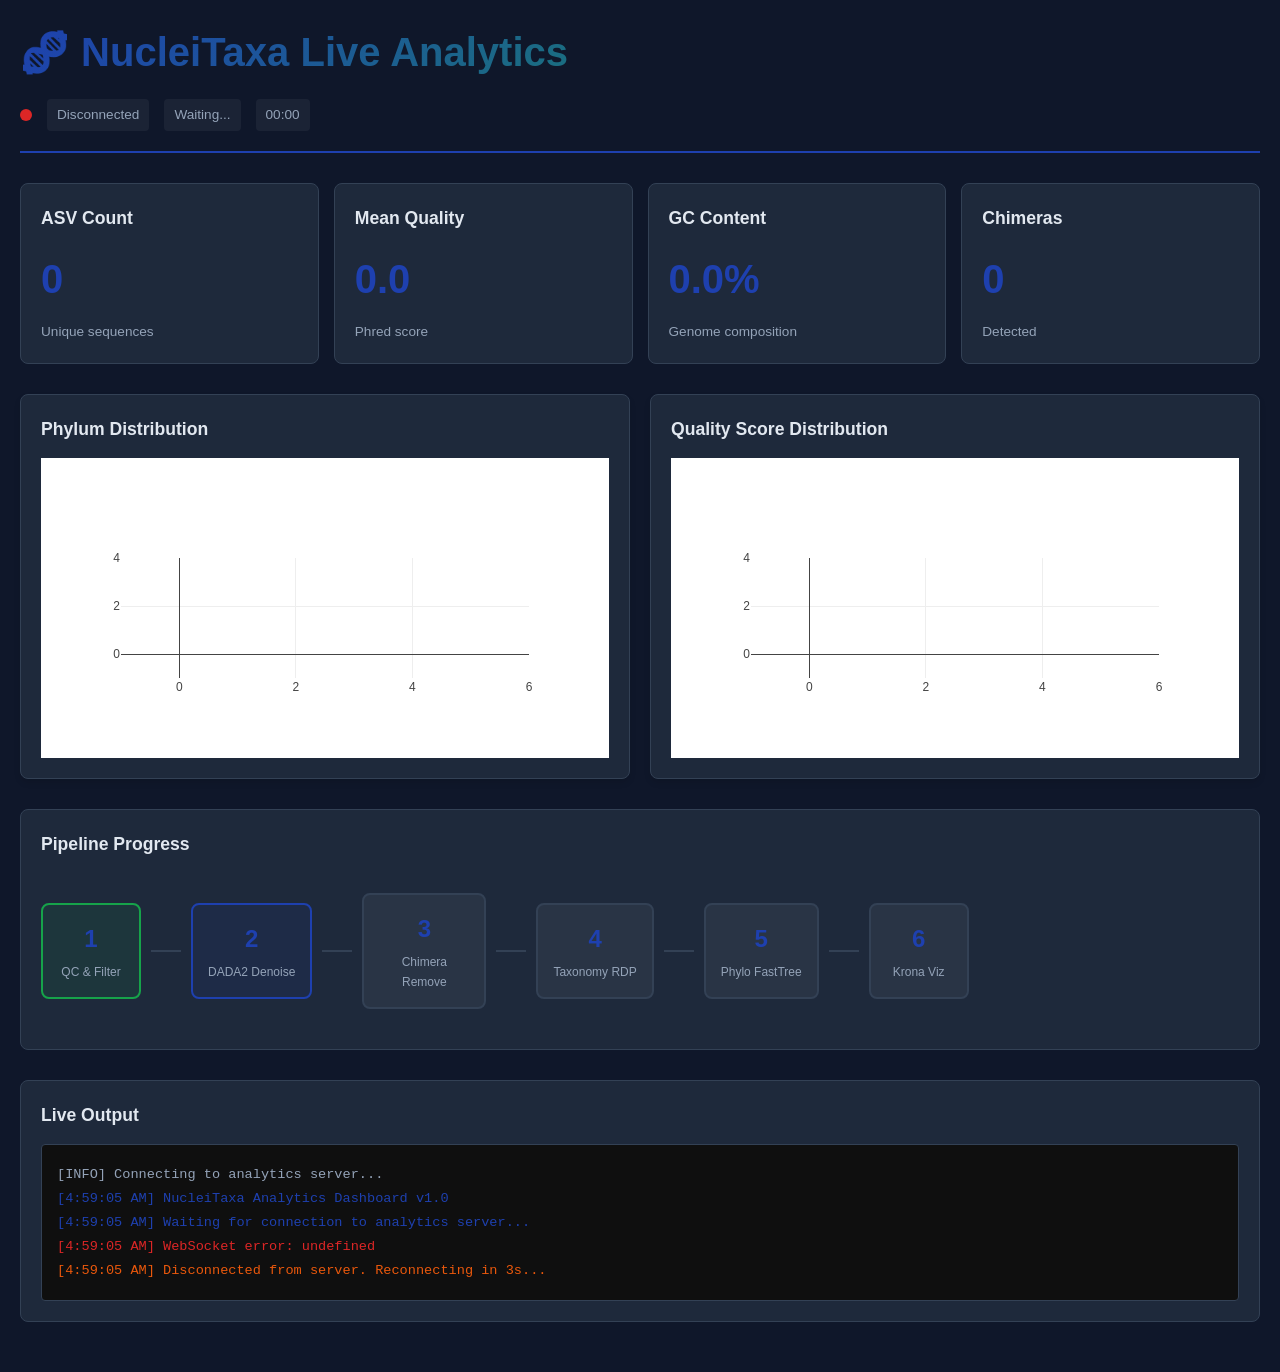
<file: analytics/web/index.html>
<!DOCTYPE html>
<html lang="en">
<head>
    <meta charset="UTF-8">
    <meta name="viewport" content="width=device-width, initial-scale=1.0">
    <title>NucleiTaxa Live Analytics</title>
    <script src="https://cdn.plot.ly/plotly-latest.min.js"></script>
    <script src="https://d3js.org/d3.v7.min.js"></script>
    <link rel="stylesheet" href="styles.css">
</head>
<body>
    <div class="container">
        <header>
            <h1>🧬 NucleiTaxa Live Analytics</h1>
            <div class="status-bar">
                <span id="connection-status" class="status-dot disconnected"></span>
                <span id="connection-text">Disconnected</span>
                <span id="pipeline-stage" class="stage">Waiting...</span>
                <span id="elapsed-time" class="time">00:00</span>
            </div>
        </header>

        <main class="dashboard">
            <!-- Metrics Row -->
            <section class="metrics-grid">
                <div class="metric-card">
                    <h3>ASV Count</h3>
                    <div class="metric-value" id="asv-count">0</div>
                    <div class="metric-subtext">Unique sequences</div>
                </div>
                <div class="metric-card">
                    <h3>Mean Quality</h3>
                    <div class="metric-value" id="mean-quality">0.0</div>
                    <div class="metric-subtext">Phred score</div>
                </div>
                <div class="metric-card">
                    <h3>GC Content</h3>
                    <div class="metric-value" id="gc-percent">0.0%</div>
                    <div class="metric-subtext">Genome composition</div>
                </div>
                <div class="metric-card">
                    <h3>Chimeras</h3>
                    <div class="metric-value" id="chimera-count">0</div>
                    <div class="metric-subtext">Detected</div>
                </div>
            </section>

            <!-- Charts Row -->
            <section class="charts-grid">
                <!-- Taxonomy Pie Chart -->
                <div class="chart-container">
                    <h3>Phylum Distribution</h3>
                    <div id="taxa-pie" style="width:100%; height:300px;"></div>
                </div>

                <!-- Quality Histogram -->
                <div class="chart-container">
                    <h3>Quality Score Distribution</h3>
                    <div id="quality-hist" style="width:100%; height:300px;"></div>
                </div>
            </section>

            <!-- Pipeline Progress -->
            <section class="progress-section">
                <h3>Pipeline Progress</h3>
                <div class="progress-timeline">
                    <div class="stage-item completed">
                        <div class="stage-number">1</div>
                        <div class="stage-name">QC & Filter</div>
                    </div>
                    <div class="stage-connector"></div>
                    <div class="stage-item active">
                        <div class="stage-number">2</div>
                        <div class="stage-name">DADA2 Denoise</div>
                    </div>
                    <div class="stage-connector"></div>
                    <div class="stage-item">
                        <div class="stage-number">3</div>
                        <div class="stage-name">Chimera Remove</div>
                    </div>
                    <div class="stage-connector"></div>
                    <div class="stage-item">
                        <div class="stage-number">4</div>
                        <div class="stage-name">Taxonomy RDP</div>
                    </div>
                    <div class="stage-connector"></div>
                    <div class="stage-item">
                        <div class="stage-number">5</div>
                        <div class="stage-name">Phylo FastTree</div>
                    </div>
                    <div class="stage-connector"></div>
                    <div class="stage-item">
                        <div class="stage-number">6</div>
                        <div class="stage-name">Krona Viz</div>
                    </div>
                </div>
            </section>

            <!-- Live Log -->
            <section class="log-section">
                <h3>Live Output</h3>
                <div id="live-log" class="log-container">
                    <p class="log-entry">[INFO] Connecting to analytics server...</p>
                </div>
            </section>
        </main>
    </div>

    <script src="app.js"></script>
</body>
</html>
</file>
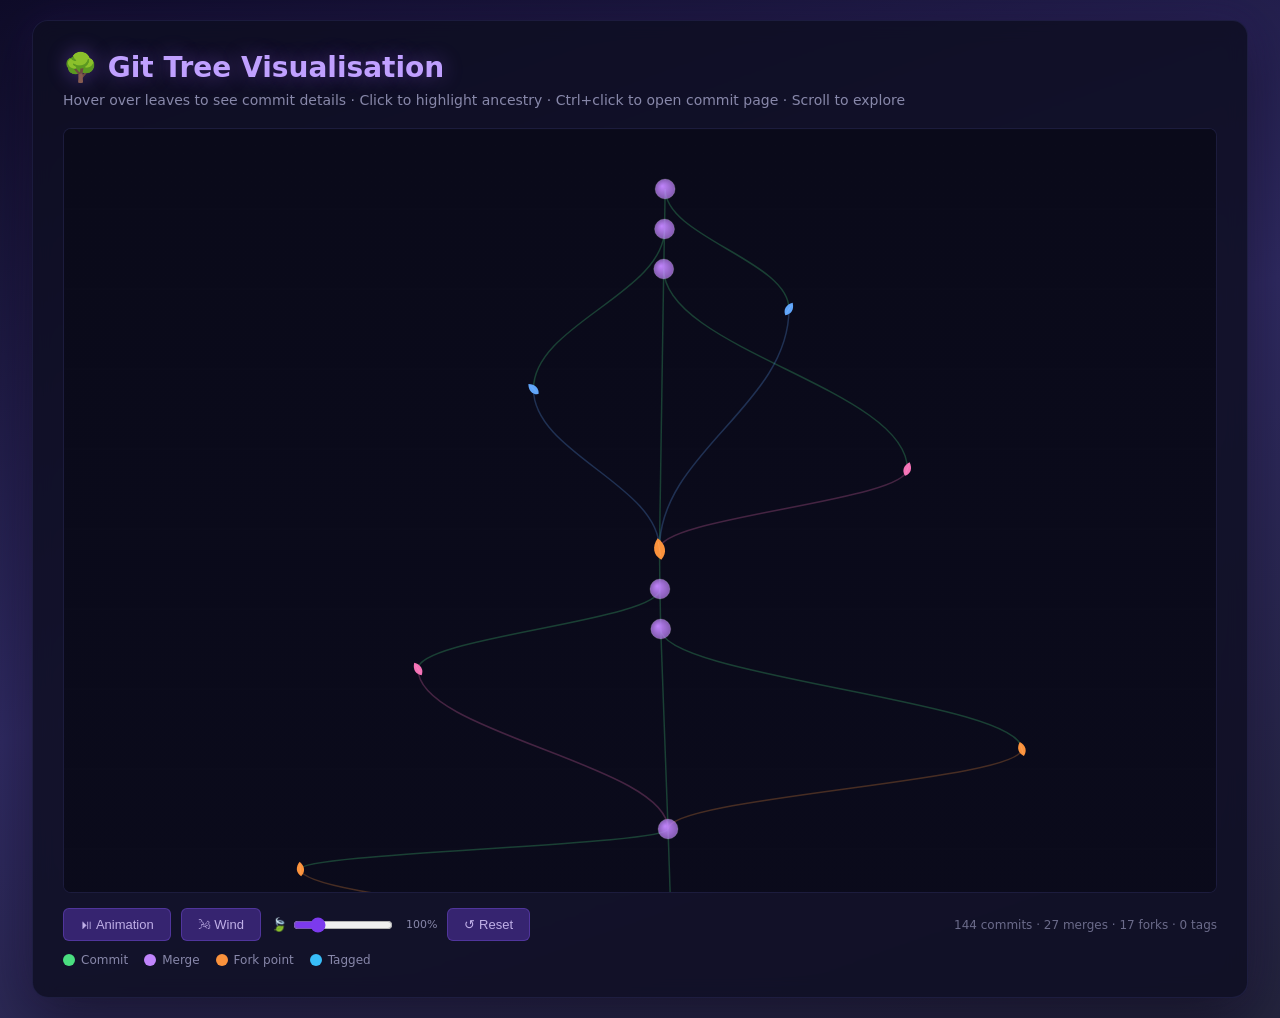
<file: .github/tree-viz/git-tree.html>
<!DOCTYPE html>
<html lang="en">
<head>
    <meta charset="UTF-8">
    <meta name="viewport" content="width=device-width, initial-scale=1.0">
    <title>Git Tree Visualisation</title>
    <style>
        * { margin: 0; padding: 0; box-sizing: border-box; }

        body {
            font-family: system-ui, -apple-system, sans-serif;
            background: linear-gradient(160deg, #0f0c29 0%, #302b63 50%, #24243e 100%);
            min-height: 100vh;
            display: flex;
            flex-direction: column;
            align-items: center;
            padding: 20px;
            color: #e0e0e0;
        }

        .container {
            background: rgba(15, 15, 35, 0.85);
            border-radius: 16px;
            box-shadow: 0 20px 60px rgba(0,0,0,0.5), 0 0 40px rgba(100, 60, 200, 0.15);
            padding: 30px;
            max-width: 95vw;
            width: 100%;
            backdrop-filter: blur(10px);
            border: 1px solid rgba(100, 100, 200, 0.15);
        }

        h1 {
            color: #c0a0ff;
            margin-bottom: 8px;
            font-size: 28px;
            text-shadow: 0 0 20px rgba(160, 100, 255, 0.4);
        }

        .info {
            color: #8888aa;
            margin-bottom: 20px;
            font-size: 14px;
        }

        .canvas-viewport {
            position: relative;
            width: 100%;
            overflow: auto;
            border: 1px solid rgba(100, 100, 200, 0.2);
            border-radius: 8px;
            background: #0a0a1a;
            max-height: 85vh;
        }

        #treeCanvas {
            display: block;
            cursor: crosshair;
        }

        #tooltip {
            position: fixed;
            background: rgba(20, 10, 40, 0.96);
            colour: white;
            padding: 14px 18px;
            border-radius: 10px;
            font-family: 'SF Mono', 'Fira Code', 'Cascadia Code', monospace;
            font-size: 12px;
            pointer-events: none;
            opacity: 0;
            transition: opacity 0.15s ease;
            box-shadow: 0 8px 24px rgba(0,0,0,0.6), 0 0 12px rgba(120, 80, 200, 0.3);
            max-width: 420px;
            z-index: 1000;
            border: 1px solid rgba(140, 100, 240, 0.3);
        }

        #tooltip.visible { opacity: 1; }

        .tooltip-sha {
            color: #60a5fa;
            font-weight: bold;
            margin-bottom: 6px;
            font-size: 13px;
        }
        .tooltip-msg {
            color: #e2e8f0;
            margin-bottom: 6px;
            line-height: 1.4;
            word-break: break-word;
        }
        .tooltip-author {
            color: #a78bfa;
            font-size: 11px;
            margin-bottom: 4px;
        }
        .tooltip-date {
            color: #64748b;
            font-size: 10px;
        }
        .tooltip-refs {
            color: #34d399;
            font-size: 11px;
            margin-top: 4px;
            font-weight: bold;
        }

        .controls {
            margin-top: 15px;
            display: flex;
            gap: 10px;
            flex-wrap: wrap;
            align-items: center;
        }

        button {
            padding: 8px 16px;
            background: rgba(80, 50, 160, 0.6);
            color: #c0b0e8;
            border: 1px solid rgba(120, 80, 220, 0.4);
            border-radius: 6px;
            cursor: pointer;
            font-size: 13px;
            transition: all 0.2s;
        }
        button:hover {
            background: rgba(100, 60, 200, 0.8);
            colour: white;
            box-shadow: 0 0 12px rgba(120, 80, 220, 0.4);
        }

        .stats {
            margin-left: auto;
            font-size: 12px;
            color: #6b6b8a;
        }

        .wind-slider-label {
            display: flex;
            align-items: center;
            gap: 6px;
            font-size: 13px;
            color: #c0b0e8;
        }
        .wind-slider-label input[type="range"] {
            width: 100px;
            accent-color: #7c3aed;
        }
        #windVal {
            min-width: 3.5em;
            text-align: right;
            font-size: 11px;
            color: #8888aa;
        }

        .legend {
            display: flex;
            gap: 16px;
            margin-top: 12px;
            flex-wrap: wrap;
        }
        .legend-item {
            display: flex;
            align-items: center;
            gap: 6px;
            font-size: 12px;
            color: #8888aa;
        }
        .legend-dot {
            width: 12px;
            height: 12px;
            border-radius: 50%;
            display: inline-block;
        }
    </style>
</head>
<body>
    <div class="container">
        <h1>🌳 Git Tree Visualisation</h1>
        <p class="info">Hover over leaves to see commit details · Click to highlight ancestry · Ctrl+click to open commit page · Scroll to explore</p>

        <div class="canvas-viewport" id="viewport">
            <canvas id="treeCanvas" width="13960" height="10380"></canvas>
        </div>

        <div class="controls">
            <button onclick="toggleAnimation()">⏯ Animation</button>
            <button onclick="toggleWind()">🌬 Wind</button>
            <label class="wind-slider-label" title="Wind intensity">🍃 <input type="range" id="windSlider" min="0" max="500" value="100" oninput="updateWindIntensity(this.value)"><span id="windVal">100%</span></label>
            <button onclick="resetView()">↺ Reset</button>
            <span class="stats" id="stats"></span>
        </div>

        <div class="legend">
            <div class="legend-item"><span class="legend-dot" style="background:#4ade80"></span> Commit</div>
            <div class="legend-item"><span class="legend-dot" style="background:#c084fc"></span> Merge</div>
            <div class="legend-item"><span class="legend-dot" style="background:#fb923c"></span> Fork point</div>
            <div class="legend-item"><span class="legend-dot" style="background:#38bdf8"></span> Tagged</div>
        </div>
    </div>

    <div id="tooltip">
        <div class="tooltip-sha"></div>
        <div class="tooltip-msg"></div>
        <div class="tooltip-author"></div>
        <div class="tooltip-date"></div>
        <div class="tooltip-refs"></div>
    </div>

    <script>
        // Embedded git data
        const gitData =
{
  "metadata": {
    "repository": "NucleiTaxa",
    "current_branch": "main",
    "repo_url": "https://github.com/XAOSTECH/NucleiTaxa",
    "generated": "2026-04-13T03:21:18Z",
    "max_commits": 500
  },
  "commits": [
    {
      "sha": "5be354a87c30fcbe55186626407dc986a97b3bef",
      "short": "5be354a",
      "parents": "4da0166adc222e0f4d15960dfcf4c6582ae81dc2 6b8c9df88d8353589216b6ad752e42dc074a12f6",
      "author": "xaostech[bot]",
      "email": "260314499+xaostech[bot]@users.noreply.github.com",
      "date": "2026-04-12T16:23:05Z",
      "timestamp": 1776010985,
      "subject": "Merge pull request #21 from XAOSTECH:dependabot/github_actions/XAOSTECH/dev-control-99c3e9aab76604c6a046e205f1a8e0dcf53fe935",
      "refs": "HEAD -> main, origin/main",
      "position": {
        "x": 600,
        "y": 60,
        "lane": 0,
        "radius": 10,
        "depth": 0,
        "is_trunk": true,
        "is_merge": true,
        "is_fork": false
      }
    },
    {
      "sha": "4da0166adc222e0f4d15960dfcf4c6582ae81dc2",
      "short": "4da0166",
      "parents": "c6d8f08773262a2178a7fde7b9eb0bcdce053961 18c7254143e2e7862708c2ce498ddb08b98daad4",
      "author": "xaostech[bot]",
      "email": "260314499+xaostech[bot]@users.noreply.github.com",
      "date": "2026-04-12T16:22:57Z",
      "timestamp": 1776010977,
      "subject": "Merge pull request #20 from XAOSTECH:dependabot/github_actions/actions/github-script-9",
      "refs": "",
      "position": {
        "x": 600,
        "y": 100,
        "lane": 0,
        "radius": 10,
        "depth": 1,
        "is_trunk": true,
        "is_merge": true,
        "is_fork": false
      }
    },
    {
      "sha": "c6d8f08773262a2178a7fde7b9eb0bcdce053961",
      "short": "c6d8f08",
      "parents": "495ff445d1a9e8f7c9bde75d1e3028f36a0f2b95 a6d15f255c7b112c5cb91ea34bc2eed3b96606d8",
      "author": "github-actions[bot]",
      "email": "41898282+github-actions[bot]@users.noreply.github.com",
      "date": "2026-04-12T16:22:41Z",
      "timestamp": 1776010961,
      "subject": "Merge pull request #19 from XAOSTECH/dependabot/github_actions/actions/upload-artifact-7",
      "refs": "",
      "position": {
        "x": 600,
        "y": 140,
        "lane": 0,
        "radius": 10,
        "depth": 2,
        "is_trunk": true,
        "is_merge": true,
        "is_fork": false
      }
    },
    {
      "sha": "6b8c9df88d8353589216b6ad752e42dc074a12f6",
      "short": "6b8c9df",
      "parents": "495ff445d1a9e8f7c9bde75d1e3028f36a0f2b95",
      "author": "dependabot[bot]",
      "email": "49699333+dependabot[bot]@users.noreply.github.com",
      "date": "2026-04-12T16:22:39Z",
      "timestamp": 1776010959,
      "subject": "deps(deps): bump XAOSTECH/dev-control",
      "refs": "",
      "position": {
        "x": 720,
        "y": 180,
        "lane": 1,
        "radius": 6,
        "depth": 3,
        "is_trunk": false,
        "is_merge": false,
        "is_fork": false
      }
    },
    {
      "sha": "18c7254143e2e7862708c2ce498ddb08b98daad4",
      "short": "18c7254",
      "parents": "495ff445d1a9e8f7c9bde75d1e3028f36a0f2b95",
      "author": "dependabot[bot]",
      "email": "49699333+dependabot[bot]@users.noreply.github.com",
      "date": "2026-04-12T16:22:30Z",
      "timestamp": 1776010950,
      "subject": "deps(deps): bump actions/github-script from 8 to 9",
      "refs": "",
      "position": {
        "x": 480,
        "y": 260,
        "lane": -1,
        "radius": 6,
        "depth": 4,
        "is_trunk": false,
        "is_merge": false,
        "is_fork": false
      }
    },
    {
      "sha": "a6d15f255c7b112c5cb91ea34bc2eed3b96606d8",
      "short": "a6d15f2",
      "parents": "495ff445d1a9e8f7c9bde75d1e3028f36a0f2b95",
      "author": "dependabot[bot]",
      "email": "49699333+dependabot[bot]@users.noreply.github.com",
      "date": "2026-04-12T16:22:25Z",
      "timestamp": 1776010945,
      "subject": "deps(deps): bump actions/upload-artifact from 4 to 7",
      "refs": "",
      "position": {
        "x": 840,
        "y": 340,
        "lane": 2,
        "radius": 6,
        "depth": 5,
        "is_trunk": false,
        "is_merge": false,
        "is_fork": false
      }
    },
    {
      "sha": "495ff445d1a9e8f7c9bde75d1e3028f36a0f2b95",
      "short": "495ff44",
      "parents": "6768ca57034a667f671c6df43870708297c64d71",
      "author": "xaos-bot",
      "email": "262248812+xaos-bot@users.noreply.github.com",
      "date": "2026-04-06T02:51:57Z",
      "timestamp": 1775443917,
      "subject": "chore: update git tree visualisation",
      "refs": "",
      "position": {
        "x": 600,
        "y": 420,
        "lane": 0,
        "radius": 9,
        "depth": 6,
        "is_trunk": true,
        "is_merge": false,
        "is_fork": true
      }
    },
    {
      "sha": "6768ca57034a667f671c6df43870708297c64d71",
      "short": "6768ca5",
      "parents": "ab99e5c835305ece7202326d80ac784bf202d5a3 105cc7beadb2a890464088f665e5e45d92e1fe4e",
      "author": "github-actions[bot]",
      "email": "41898282+github-actions[bot]@users.noreply.github.com",
      "date": "2026-04-05T16:23:02Z",
      "timestamp": 1775406182,
      "subject": "Merge pull request #18 from XAOSTECH/dependabot/github_actions/XAOSTECH/dev-control-36d58407ebfb4ea31439818a87634315a0cebcad",
      "refs": "",
      "position": {
        "x": 600,
        "y": 460,
        "lane": 0,
        "radius": 10,
        "depth": 7,
        "is_trunk": true,
        "is_merge": true,
        "is_fork": false
      }
    },
    {
      "sha": "ab99e5c835305ece7202326d80ac784bf202d5a3",
      "short": "ab99e5c",
      "parents": "a4da0d1876a8d8c42b1d01bcae4d5f3532a8497f d369dd8db6f604b87bf23433dba35d2415a3264c",
      "author": "github-actions[bot]",
      "email": "41898282+github-actions[bot]@users.noreply.github.com",
      "date": "2026-04-05T16:22:48Z",
      "timestamp": 1775406168,
      "subject": "Merge pull request #17 from XAOSTECH/dependabot/github_actions/actions/github-script-8",
      "refs": "",
      "position": {
        "x": 600,
        "y": 500,
        "lane": 0,
        "radius": 10,
        "depth": 8,
        "is_trunk": true,
        "is_merge": true,
        "is_fork": false
      }
    },
    {
      "sha": "105cc7beadb2a890464088f665e5e45d92e1fe4e",
      "short": "105cc7b",
      "parents": "a4da0d1876a8d8c42b1d01bcae4d5f3532a8497f",
      "author": "dependabot[bot]",
      "email": "49699333+dependabot[bot]@users.noreply.github.com",
      "date": "2026-04-05T16:22:44Z",
      "timestamp": 1775406164,
      "subject": "deps(deps): bump XAOSTECH/dev-control",
      "refs": "",
      "position": {
        "x": 360,
        "y": 540,
        "lane": -2,
        "radius": 6,
        "depth": 9,
        "is_trunk": false,
        "is_merge": false,
        "is_fork": false
      }
    },
    {
      "sha": "d369dd8db6f604b87bf23433dba35d2415a3264c",
      "short": "d369dd8",
      "parents": "a4da0d1876a8d8c42b1d01bcae4d5f3532a8497f",
      "author": "dependabot[bot]",
      "email": "49699333+dependabot[bot]@users.noreply.github.com",
      "date": "2026-04-05T16:22:30Z",
      "timestamp": 1775406150,
      "subject": "deps(deps): bump actions/github-script from 6 to 8",
      "refs": "",
      "position": {
        "x": 960,
        "y": 620,
        "lane": 3,
        "radius": 6,
        "depth": 10,
        "is_trunk": false,
        "is_merge": false,
        "is_fork": false
      }
    },
    {
      "sha": "a4da0d1876a8d8c42b1d01bcae4d5f3532a8497f",
      "short": "a4da0d1",
      "parents": "07fea1371aa328c6f38baeac55003c05463f8e19 1c0269caea0f105f8944b753b01d567b0411a062",
      "author": "github-actions[bot]",
      "email": "41898282+github-actions[bot]@users.noreply.github.com",
      "date": "2026-04-01T02:08:28Z",
      "timestamp": 1775009308,
      "subject": "Merge pull request #16 from XAOSTECH/anglicise/20260401-020811",
      "refs": "",
      "position": {
        "x": 600,
        "y": 700,
        "lane": 0,
        "radius": 10,
        "depth": 11,
        "is_trunk": true,
        "is_merge": true,
        "is_fork": true
      }
    },
    {
      "sha": "1c0269caea0f105f8944b753b01d567b0411a062",
      "short": "1c0269c",
      "parents": "07fea1371aa328c6f38baeac55003c05463f8e19",
      "author": "xaos-bot",
      "email": "262248812+xaos-bot@users.noreply.github.com",
      "date": "2026-04-01T02:08:11Z",
      "timestamp": 1775009291,
      "subject": "chore: convert American spellings to British English",
      "refs": "",
      "position": {
        "x": 240,
        "y": 740,
        "lane": -3,
        "radius": 6,
        "depth": 12,
        "is_trunk": false,
        "is_merge": false,
        "is_fork": false
      }
    },
    {
      "sha": "07fea1371aa328c6f38baeac55003c05463f8e19",
      "short": "07fea13",
      "parents": "a2fa42864970e7c47db732296d293b922dba3d65",
      "author": "xaos-bot",
      "email": "262248812+xaos-bot@users.noreply.github.com",
      "date": "2026-03-30T02:51:09Z",
      "timestamp": 1774839069,
      "subject": "chore: update git tree visualisation",
      "refs": "",
      "position": {
        "x": 600,
        "y": 820,
        "lane": 0,
        "radius": 9,
        "depth": 13,
        "is_trunk": true,
        "is_merge": false,
        "is_fork": true
      }
    },
    {
      "sha": "a2fa42864970e7c47db732296d293b922dba3d65",
      "short": "a2fa428",
      "parents": "47b418a959170329266ae20ea1c55f77c2b107ff 76e9b72fe594a3b52e68c084a3599f8bad91bd20",
      "author": "github-actions[bot]",
      "email": "41898282+github-actions[bot]@users.noreply.github.com",
      "date": "2026-03-29T16:22:46Z",
      "timestamp": 1774801366,
      "subject": "Merge pull request #14 from XAOSTECH/dependabot/github_actions/actions/create-github-app-token-3",
      "refs": "",
      "position": {
        "x": 600,
        "y": 860,
        "lane": 0,
        "radius": 10,
        "depth": 14,
        "is_trunk": true,
        "is_merge": true,
        "is_fork": false
      }
    },
    {
      "sha": "76e9b72fe594a3b52e68c084a3599f8bad91bd20",
      "short": "76e9b72",
      "parents": "47b418a959170329266ae20ea1c55f77c2b107ff",
      "author": "dependabot[bot]",
      "email": "49699333+dependabot[bot]@users.noreply.github.com",
      "date": "2026-03-29T16:22:30Z",
      "timestamp": 1774801350,
      "subject": "deps(deps): bump actions/create-github-app-token from 2 to 3",
      "refs": "",
      "position": {
        "x": 1080,
        "y": 900,
        "lane": 4,
        "radius": 6,
        "depth": 15,
        "is_trunk": false,
        "is_merge": false,
        "is_fork": false
      }
    },
    {
      "sha": "47b418a959170329266ae20ea1c55f77c2b107ff",
      "short": "47b418a",
      "parents": "8fa06ba74d2447d9806a442b6a7745e06b16e495",
      "author": "xaoscience",
      "email": "69734795+xaoscience@users.noreply.github.com",
      "date": "2026-03-23T17:54:19+01:00",
      "timestamp": 1774284859,
      "subject": "chore(dc-init): load workflows,actions",
      "refs": "",
      "position": {
        "x": 600,
        "y": 980,
        "lane": 0,
        "radius": 9,
        "depth": 16,
        "is_trunk": true,
        "is_merge": false,
        "is_fork": true
      }
    },
    {
      "sha": "8fa06ba74d2447d9806a442b6a7745e06b16e495",
      "short": "8fa06ba",
      "parents": "980f73be9d4bdbeb8397f82aeaf29d475613d9b9",
      "author": "xaos-bot",
      "email": "262248812+xaos-bot@users.noreply.github.com",
      "date": "2026-03-23T02:38:33Z",
      "timestamp": 1774233513,
      "subject": "chore: update git tree visualisation",
      "refs": "",
      "position": {
        "x": 600,
        "y": 1020,
        "lane": 0,
        "radius": 6,
        "depth": 17,
        "is_trunk": true,
        "is_merge": false,
        "is_fork": false
      }
    },
    {
      "sha": "980f73be9d4bdbeb8397f82aeaf29d475613d9b9",
      "short": "980f73b",
      "parents": "3eb93ade732d44b385df2f83e032c699518eb172 07aa05ac697365c7f98366637f169dbb2e31a215",
      "author": "github-actions[bot]",
      "email": "41898282+github-actions[bot]@users.noreply.github.com",
      "date": "2026-03-22T16:23:10Z",
      "timestamp": 1774196590,
      "subject": "Merge pull request #13 from XAOSTECH/dependabot/github_actions/actions/upload-artifact-7",
      "refs": "",
      "position": {
        "x": 600,
        "y": 1060,
        "lane": 0,
        "radius": 10,
        "depth": 18,
        "is_trunk": true,
        "is_merge": true,
        "is_fork": false
      }
    },
    {
      "sha": "07aa05ac697365c7f98366637f169dbb2e31a215",
      "short": "07aa05a",
      "parents": "a90053bc425779089548fff41b9a9b53cea60108",
      "author": "dependabot[bot]",
      "email": "49699333+dependabot[bot]@users.noreply.github.com",
      "date": "2026-03-22T16:22:55Z",
      "timestamp": 1774196575,
      "subject": "deps(deps): bump actions/upload-artifact from 4 to 7",
      "refs": "",
      "position": {
        "x": 120,
        "y": 1100,
        "lane": -4,
        "radius": 6,
        "depth": 19,
        "is_trunk": false,
        "is_merge": false,
        "is_fork": false
      }
    },
    {
      "sha": "3eb93ade732d44b385df2f83e032c699518eb172",
      "short": "3eb93ad",
      "parents": "a90053bc425779089548fff41b9a9b53cea60108 ef2f3e6ed5f2c51dd7c15e7f307a6af76ac51df0",
      "author": "github-actions[bot]",
      "email": "41898282+github-actions[bot]@users.noreply.github.com",
      "date": "2026-03-22T16:22:46Z",
      "timestamp": 1774196566,
      "subject": "Merge pull request #11 from XAOSTECH/dependabot/github_actions/actions/create-github-app-token-3",
      "refs": "",
      "position": {
        "x": 600,
        "y": 1180,
        "lane": 0,
        "radius": 10,
        "depth": 20,
        "is_trunk": true,
        "is_merge": true,
        "is_fork": false
      }
    },
    {
      "sha": "ef2f3e6ed5f2c51dd7c15e7f307a6af76ac51df0",
      "short": "ef2f3e6",
      "parents": "a90053bc425779089548fff41b9a9b53cea60108",
      "author": "dependabot[bot]",
      "email": "49699333+dependabot[bot]@users.noreply.github.com",
      "date": "2026-03-22T16:22:29Z",
      "timestamp": 1774196549,
      "subject": "deps(deps): bump actions/create-github-app-token from 2 to 3",
      "refs": "",
      "position": {
        "x": 1200,
        "y": 1220,
        "lane": 5,
        "radius": 6,
        "depth": 21,
        "is_trunk": false,
        "is_merge": false,
        "is_fork": false
      }
    },
    {
      "sha": "a90053bc425779089548fff41b9a9b53cea60108",
      "short": "a90053b",
      "parents": "3f03000930502f41e4c17884fa1f745c1257fb01",
      "author": "xaoscience",
      "email": "69734795+xaoscience@users.noreply.github.com",
      "date": "2026-03-17T04:06:42+01:00",
      "timestamp": 1773716802,
      "subject": "chore(dc-init+contain): update workflows + actions + container config",
      "refs": "",
      "position": {
        "x": 600,
        "y": 1300,
        "lane": 0,
        "radius": 9,
        "depth": 22,
        "is_trunk": true,
        "is_merge": false,
        "is_fork": true
      }
    },
    {
      "sha": "3f03000930502f41e4c17884fa1f745c1257fb01",
      "short": "3f03000",
      "parents": "5311755710e5d9f9ee2499631f4d7d92947b60b1",
      "author": "χαος",
      "email": "69734795+xaoscience@users.noreply.github.com",
      "date": "2025-12-23T00:20:26+01:00",
      "timestamp": 1766445626,
      "subject": "chore(devcontainer): guard python installs in post-create.sh (SKIP_PYTHON=1 to skip)",
      "refs": "",
      "position": {
        "x": 600,
        "y": 1340,
        "lane": 0,
        "radius": 6,
        "depth": 23,
        "is_trunk": true,
        "is_merge": false,
        "is_fork": false
      }
    },
    {
      "sha": "5311755710e5d9f9ee2499631f4d7d92947b60b1",
      "short": "5311755",
      "parents": "49b4cec2a9838d07bc0b04e8a6a51360a58a4527",
      "author": "χαος",
      "email": "69734795+xaoscience@users.noreply.github.com",
      "date": "2025-12-23T00:20:18+01:00",
      "timestamp": 1766445618,
      "subject": "chore(devcontainer): simplify Dockerfile.cuda to minimal CUDA+R base and MIRROR build-arg",
      "refs": "",
      "position": {
        "x": 600,
        "y": 1380,
        "lane": 0,
        "radius": 6,
        "depth": 24,
        "is_trunk": true,
        "is_merge": false,
        "is_fork": false
      }
    },
    {
      "sha": "49b4cec2a9838d07bc0b04e8a6a51360a58a4527",
      "short": "49b4cec",
      "parents": "647e31be65624a7d912c00861c39a461f233c41a",
      "author": "χαος",
      "email": "69734795+xaoscience@users.noreply.github.com",
      "date": "2025-12-23T00:20:11+01:00",
      "timestamp": 1766445611,
      "subject": "chore(devcontainer): switch to minimal CUDA+R devcontainer (remove heavy python feature & postCreate)",
      "refs": "",
      "position": {
        "x": 600,
        "y": 1420,
        "lane": 0,
        "radius": 6,
        "depth": 25,
        "is_trunk": true,
        "is_merge": false,
        "is_fork": false
      }
    },
    {
      "sha": "647e31be65624a7d912c00861c39a461f233c41a",
      "short": "647e31b",
      "parents": "dde4570909255fd8d626b9d12214732c4ec22a24 8c43e83201e72c54814f0f356d18e88389273b91",
      "author": "xaoscience",
      "email": "69734795+xaoscience@users.noreply.github.com",
      "date": "2025-12-22T19:31:37Z",
      "timestamp": 1766431897,
      "subject": "Merge pull request #9 from xaoscience/short-term-vsearch-cuda",
      "refs": "",
      "position": {
        "x": 600,
        "y": 1460,
        "lane": 0,
        "radius": 10,
        "depth": 26,
        "is_trunk": true,
        "is_merge": true,
        "is_fork": false
      }
    },
    {
      "sha": "376b852cb0e66e4ee0339be4801b446736c0dd03",
      "short": "376b852",
      "parents": "8ea4df1f029b6e081d065e15fae7e09e512a96db 1965089e5c62a5f35fd7abf9e584783fe92c07e6",
      "author": "xaoscience",
      "email": "69734795+xaoscience@users.noreply.github.com",
      "date": "2025-12-22T19:31:37Z",
      "timestamp": 1766431897,
      "subject": "Merge pull request #9 from xaoscience/short-term-vsearch-cuda",
      "refs": "origin/Main.bak",
      "position": {
        "x": 0,
        "y": 1500,
        "lane": -5,
        "radius": 10,
        "depth": 27,
        "is_trunk": false,
        "is_merge": true,
        "is_fork": false
      }
    },
    {
      "sha": "8c43e83201e72c54814f0f356d18e88389273b91",
      "short": "8c43e83",
      "parents": "d2a80384527e28d7d33d030cdb6e27d51c64898b",
      "author": "χαος",
      "email": "69734795+xaoscience@users.noreply.github.com",
      "date": "2025-12-22T20:14:02+01:00",
      "timestamp": 1766430842,
      "subject": "docs: Add Phase 1 GPU implementation guide and validation checklist",
      "refs": "",
      "position": {
        "x": 1320,
        "y": 1580,
        "lane": 6,
        "radius": 6,
        "depth": 28,
        "is_trunk": false,
        "is_merge": false,
        "is_fork": false
      }
    },
    {
      "sha": "1965089e5c62a5f35fd7abf9e584783fe92c07e6",
      "short": "1965089",
      "parents": "6f05151d1d316c63ac29b65033a891fdc4f7fa21",
      "author": "χαος",
      "email": "69734795+xaoscience@users.noreply.github.com",
      "date": "2025-12-22T20:14:02+01:00",
      "timestamp": 1766430842,
      "subject": "docs: Add Phase 1 GPU implementation guide and validation checklist",
      "refs": "",
      "position": {
        "x": -120,
        "y": 1660,
        "lane": -6,
        "radius": 6,
        "depth": 29,
        "is_trunk": false,
        "is_merge": false,
        "is_fork": false
      }
    },
    {
      "sha": "d2a80384527e28d7d33d030cdb6e27d51c64898b",
      "short": "d2a8038",
      "parents": "fd42f6f5321a3f071d3a5e028ebb45b9b21dd2d0",
      "author": "χαος",
      "email": "69734795+xaoscience@users.noreply.github.com",
      "date": "2025-12-22T20:13:31+01:00",
      "timestamp": 1766430811,
      "subject": "feat: Add comprehensive CPU vs GPU benchmark test suite",
      "refs": "",
      "position": {
        "x": 1440,
        "y": 1740,
        "lane": 7,
        "radius": 6,
        "depth": 30,
        "is_trunk": false,
        "is_merge": false,
        "is_fork": false
      }
    },
    {
      "sha": "6f05151d1d316c63ac29b65033a891fdc4f7fa21",
      "short": "6f05151",
      "parents": "b68691bdc33238f55b87d59c2ee102187fc6ba21",
      "author": "χαος",
      "email": "69734795+xaoscience@users.noreply.github.com",
      "date": "2025-12-22T20:13:31+01:00",
      "timestamp": 1766430811,
      "subject": "feat: Add comprehensive CPU vs GPU benchmark test suite",
      "refs": "",
      "position": {
        "x": -240,
        "y": 1820,
        "lane": -7,
        "radius": 6,
        "depth": 31,
        "is_trunk": false,
        "is_merge": false,
        "is_fork": false
      }
    },
    {
      "sha": "fd42f6f5321a3f071d3a5e028ebb45b9b21dd2d0",
      "short": "fd42f6f",
      "parents": "56fa90210f69760cc53a6007d509730a1c91817c",
      "author": "χαος",
      "email": "69734795+xaoscience@users.noreply.github.com",
      "date": "2025-12-22T20:12:56+01:00",
      "timestamp": 1766430776,
      "subject": "feat: Add CUDA GPU acceleration support to chimera detection stage",
      "refs": "",
      "position": {
        "x": 1560,
        "y": 1900,
        "lane": 8,
        "radius": 6,
        "depth": 32,
        "is_trunk": false,
        "is_merge": false,
        "is_fork": false
      }
    },
    {
      "sha": "b68691bdc33238f55b87d59c2ee102187fc6ba21",
      "short": "b68691b",
      "parents": "d0ea104c79161f998f8fc4b9b329b627bec6dc15",
      "author": "χαος",
      "email": "69734795+xaoscience@users.noreply.github.com",
      "date": "2025-12-22T20:12:56+01:00",
      "timestamp": 1766430776,
      "subject": "feat: Add CUDA GPU acceleration support to chimera detection stage",
      "refs": "",
      "position": {
        "x": -360,
        "y": 1980,
        "lane": -8,
        "radius": 6,
        "depth": 33,
        "is_trunk": false,
        "is_merge": false,
        "is_fork": false
      }
    },
    {
      "sha": "56fa90210f69760cc53a6007d509730a1c91817c",
      "short": "56fa902",
      "parents": "dde4570909255fd8d626b9d12214732c4ec22a24",
      "author": "χαος",
      "email": "69734795+xaoscience@users.noreply.github.com",
      "date": "2025-12-22T20:10:37+01:00",
      "timestamp": 1766430637,
      "subject": "feat: Update CLI orchestrator with CUDA flag support and enhanced logging",
      "refs": "",
      "position": {
        "x": 1680,
        "y": 2060,
        "lane": 9,
        "radius": 6,
        "depth": 34,
        "is_trunk": false,
        "is_merge": false,
        "is_fork": false
      }
    },
    {
      "sha": "d0ea104c79161f998f8fc4b9b329b627bec6dc15",
      "short": "d0ea104",
      "parents": "8ea4df1f029b6e081d065e15fae7e09e512a96db",
      "author": "χαος",
      "email": "69734795+xaoscience@users.noreply.github.com",
      "date": "2025-12-22T20:10:37+01:00",
      "timestamp": 1766430637,
      "subject": "feat: Update CLI orchestrator with CUDA flag support and enhanced logging",
      "refs": "",
      "position": {
        "x": -480,
        "y": 2140,
        "lane": -9,
        "radius": 6,
        "depth": 35,
        "is_trunk": false,
        "is_merge": false,
        "is_fork": false
      }
    },
    {
      "sha": "dde4570909255fd8d626b9d12214732c4ec22a24",
      "short": "dde4570",
      "parents": "88201ac52178d25ae0b7891ea9ad05b4fa5b4a7e 2fd223174ab39365d7c3c569a64441e6d15c551f",
      "author": "χαος",
      "email": "69734795+xaoscience@users.noreply.github.com",
      "date": "2025-12-22T20:02:06+01:00",
      "timestamp": 1766430126,
      "subject": "Merge pull request #8 from xaoscience/cuda-expansion",
      "refs": "",
      "position": {
        "x": 600,
        "y": 2220,
        "lane": 0,
        "radius": 10,
        "depth": 36,
        "is_trunk": true,
        "is_merge": true,
        "is_fork": true
      }
    },
    {
      "sha": "8ea4df1f029b6e081d065e15fae7e09e512a96db",
      "short": "8ea4df1",
      "parents": "89aba319ae4af19dc34e05975b101f242f651c96 8752098c205d3b8bf01f4e90f348567c12c53438",
      "author": "χαος",
      "email": "69734795+xaoscience@users.noreply.github.com",
      "date": "2025-12-22T20:02:06+01:00",
      "timestamp": 1766430126,
      "subject": "Merge pull request #8 from xaoscience/cuda-expansion",
      "refs": "",
      "position": {
        "x": 1800,
        "y": 2260,
        "lane": 10,
        "radius": 10,
        "depth": 37,
        "is_trunk": false,
        "is_merge": true,
        "is_fork": true
      }
    },
    {
      "sha": "2fd223174ab39365d7c3c569a64441e6d15c551f",
      "short": "2fd2231",
      "parents": "ac91cc45ebd2cd040b4064e1e313d090acc57413",
      "author": "χαος",
      "email": "69734795+xaoscience@users.noreply.github.com",
      "date": "2025-12-22T19:59:55+01:00",
      "timestamp": 1766429995,
      "subject": "docs: Update README with CUDA acceleration options and GPU performance",
      "refs": "",
      "position": {
        "x": -600,
        "y": 2340,
        "lane": -10,
        "radius": 6,
        "depth": 38,
        "is_trunk": false,
        "is_merge": false,
        "is_fork": false
      }
    },
    {
      "sha": "8752098c205d3b8bf01f4e90f348567c12c53438",
      "short": "8752098",
      "parents": "9d17c0cb0cc7e429a455ea2a88177b239e7cfb04",
      "author": "χαος",
      "email": "69734795+xaoscience@users.noreply.github.com",
      "date": "2025-12-22T19:59:55+01:00",
      "timestamp": 1766429995,
      "subject": "docs: Update README with CUDA acceleration options and GPU performance",
      "refs": "",
      "position": {
        "x": 1920,
        "y": 2420,
        "lane": 11,
        "radius": 6,
        "depth": 39,
        "is_trunk": false,
        "is_merge": false,
        "is_fork": false
      }
    },
    {
      "sha": "ac91cc45ebd2cd040b4064e1e313d090acc57413",
      "short": "ac91cc4",
      "parents": "47b0efc76f7b9ca7619f9371e96e32320df5c33b",
      "author": "χαος",
      "email": "69734795+xaoscience@users.noreply.github.com",
      "date": "2025-12-22T19:59:11+01:00",
      "timestamp": 1766429951,
      "subject": "feat: Add Dockerfile.cuda for GPU-accelerated amplicon analysis",
      "refs": "",
      "position": {
        "x": -720,
        "y": 2500,
        "lane": -11,
        "radius": 6,
        "depth": 40,
        "is_trunk": false,
        "is_merge": false,
        "is_fork": false
      }
    },
    {
      "sha": "9d17c0cb0cc7e429a455ea2a88177b239e7cfb04",
      "short": "9d17c0c",
      "parents": "deb66922a33456f77247d461496482138d938e27",
      "author": "χαος",
      "email": "69734795+xaoscience@users.noreply.github.com",
      "date": "2025-12-22T19:59:11+01:00",
      "timestamp": 1766429951,
      "subject": "feat: Add Dockerfile.cuda for GPU-accelerated amplicon analysis",
      "refs": "",
      "position": {
        "x": 2040,
        "y": 2580,
        "lane": 12,
        "radius": 6,
        "depth": 41,
        "is_trunk": false,
        "is_merge": false,
        "is_fork": false
      }
    },
    {
      "sha": "47b0efc76f7b9ca7619f9371e96e32320df5c33b",
      "short": "47b0efc",
      "parents": "88201ac52178d25ae0b7891ea9ad05b4fa5b4a7e",
      "author": "χαος",
      "email": "69734795+xaoscience@users.noreply.github.com",
      "date": "2025-12-22T19:59:03+01:00",
      "timestamp": 1766429943,
      "subject": "docs: Add CUDA acceleration guide for GPU-enabled amplicon analysis",
      "refs": "",
      "position": {
        "x": -840,
        "y": 2660,
        "lane": -12,
        "radius": 6,
        "depth": 42,
        "is_trunk": false,
        "is_merge": false,
        "is_fork": false
      }
    },
    {
      "sha": "deb66922a33456f77247d461496482138d938e27",
      "short": "deb6692",
      "parents": "89aba319ae4af19dc34e05975b101f242f651c96",
      "author": "χαος",
      "email": "69734795+xaoscience@users.noreply.github.com",
      "date": "2025-12-22T19:59:03+01:00",
      "timestamp": 1766429943,
      "subject": "docs: Add CUDA acceleration guide for GPU-enabled amplicon analysis",
      "refs": "",
      "position": {
        "x": 2160,
        "y": 2740,
        "lane": 13,
        "radius": 6,
        "depth": 43,
        "is_trunk": false,
        "is_merge": false,
        "is_fork": false
      }
    },
    {
      "sha": "88201ac52178d25ae0b7891ea9ad05b4fa5b4a7e",
      "short": "88201ac",
      "parents": "9b4ed2e0e15eba2a613909c12601f68da3bd5472",
      "author": "xaoscience",
      "email": "69734795+xaoscience@users.noreply.github.com",
      "date": "2025-12-22T18:56:07Z",
      "timestamp": 1766429767,
      "subject": "adapt container",
      "refs": "",
      "position": {
        "x": 600,
        "y": 2820,
        "lane": 0,
        "radius": 9,
        "depth": 44,
        "is_trunk": true,
        "is_merge": false,
        "is_fork": true
      }
    },
    {
      "sha": "89aba319ae4af19dc34e05975b101f242f651c96",
      "short": "89aba31",
      "parents": "b076780e988b5a44c6e3e881afe783859cbd8bb0",
      "author": "xaoscience",
      "email": "69734795+xaoscience@users.noreply.github.com",
      "date": "2025-12-22T18:56:07Z",
      "timestamp": 1766429767,
      "subject": "adapt container",
      "refs": "",
      "position": {
        "x": -960,
        "y": 2860,
        "lane": -13,
        "radius": 9,
        "depth": 45,
        "is_trunk": false,
        "is_merge": false,
        "is_fork": true
      }
    },
    {
      "sha": "9b4ed2e0e15eba2a613909c12601f68da3bd5472",
      "short": "9b4ed2e",
      "parents": "d6a8bbcd2edd398293f05d1aaf770a8ba1c4b964",
      "author": "xaoscience",
      "email": "69734795+xaoscience@users.noreply.github.com",
      "date": "2025-12-22T18:11:32Z",
      "timestamp": 1766427092,
      "subject": "chore: Update status badge to experimental and license to GPL3",
      "refs": "",
      "position": {
        "x": 600,
        "y": 2940,
        "lane": 0,
        "radius": 6,
        "depth": 46,
        "is_trunk": true,
        "is_merge": false,
        "is_fork": false
      }
    },
    {
      "sha": "b076780e988b5a44c6e3e881afe783859cbd8bb0",
      "short": "b076780",
      "parents": "898414aed74b8569ef8ee9d777131de1fe20f556",
      "author": "xaoscience",
      "email": "69734795+xaoscience@users.noreply.github.com",
      "date": "2025-12-22T18:11:32Z",
      "timestamp": 1766427092,
      "subject": "chore: Update status badge to experimental and license to GPL3",
      "refs": "",
      "position": {
        "x": 2280,
        "y": 2980,
        "lane": 14,
        "radius": 6,
        "depth": 47,
        "is_trunk": false,
        "is_merge": false,
        "is_fork": false
      }
    },
    {
      "sha": "d6a8bbcd2edd398293f05d1aaf770a8ba1c4b964",
      "short": "d6a8bbc",
      "parents": "1071586be541cd9a6acbb25f574ee874f0689197",
      "author": "xaoscience",
      "email": "69734795+xaoscience@users.noreply.github.com",
      "date": "2025-12-22T18:08:49Z",
      "timestamp": 1766426929,
      "subject": "cleanup: Remove all legacy documentation and example data",
      "refs": "",
      "position": {
        "x": 600,
        "y": 3060,
        "lane": 0,
        "radius": 6,
        "depth": 48,
        "is_trunk": true,
        "is_merge": false,
        "is_fork": false
      }
    },
    {
      "sha": "898414aed74b8569ef8ee9d777131de1fe20f556",
      "short": "898414a",
      "parents": "2af1c223b0102da4af5cca853ae50aa0b1aef51f",
      "author": "xaoscience",
      "email": "69734795+xaoscience@users.noreply.github.com",
      "date": "2025-12-22T18:08:49Z",
      "timestamp": 1766426929,
      "subject": "cleanup: Remove all legacy documentation and example data",
      "refs": "",
      "position": {
        "x": -1080,
        "y": 3100,
        "lane": -14,
        "radius": 6,
        "depth": 49,
        "is_trunk": false,
        "is_merge": false,
        "is_fork": false
      }
    },
    {
      "sha": "1071586be541cd9a6acbb25f574ee874f0689197",
      "short": "1071586",
      "parents": "335804e2fee06da3a82f560a8a7185261564406c",
      "author": "xaoscience",
      "email": "69734795+xaoscience@users.noreply.github.com",
      "date": "2025-12-22T18:07:34Z",
      "timestamp": 1766426854,
      "subject": "manual cleanup",
      "refs": "",
      "position": {
        "x": 600,
        "y": 3180,
        "lane": 0,
        "radius": 6,
        "depth": 50,
        "is_trunk": true,
        "is_merge": false,
        "is_fork": false
      }
    },
    {
      "sha": "2af1c223b0102da4af5cca853ae50aa0b1aef51f",
      "short": "2af1c22",
      "parents": "84ab5f66ac980129c65b0e6392411db8c552c333",
      "author": "xaoscience",
      "email": "69734795+xaoscience@users.noreply.github.com",
      "date": "2025-12-22T18:07:34Z",
      "timestamp": 1766426854,
      "subject": "manual cleanup",
      "refs": "",
      "position": {
        "x": 2400,
        "y": 3220,
        "lane": 15,
        "radius": 6,
        "depth": 51,
        "is_trunk": false,
        "is_merge": false,
        "is_fork": false
      }
    },
    {
      "sha": "335804e2fee06da3a82f560a8a7185261564406c",
      "short": "335804e",
      "parents": "72d2cab84261f4b3d8b486c006897b6f8c1e6041 48ff6fa3357a22bc9d01bbc9bc6586d1acb6806f",
      "author": "χαος",
      "email": "69734795+xaoscience@users.noreply.github.com",
      "date": "2025-12-22T17:45:57+01:00",
      "timestamp": 1766421957,
      "subject": "Merge pull request #7 from xaoscience/cleanup-refactor",
      "refs": "",
      "position": {
        "x": 600,
        "y": 3300,
        "lane": 0,
        "radius": 10,
        "depth": 52,
        "is_trunk": true,
        "is_merge": true,
        "is_fork": false
      }
    },
    {
      "sha": "84ab5f66ac980129c65b0e6392411db8c552c333",
      "short": "84ab5f6",
      "parents": "f28913df6893db481d1d51364cb022a09197f55e dba712976861b89e1817ff1b3678e1f49ee608bf",
      "author": "χαος",
      "email": "69734795+xaoscience@users.noreply.github.com",
      "date": "2025-12-22T17:45:57+01:00",
      "timestamp": 1766421957,
      "subject": "Merge pull request #7 from xaoscience/cleanup-refactor",
      "refs": "",
      "position": {
        "x": -1200,
        "y": 3340,
        "lane": -15,
        "radius": 10,
        "depth": 53,
        "is_trunk": false,
        "is_merge": true,
        "is_fork": false
      }
    },
    {
      "sha": "48ff6fa3357a22bc9d01bbc9bc6586d1acb6806f",
      "short": "48ff6fa",
      "parents": "c4c7d0b6c33da06a97f95ccaba48d78787918e64",
      "author": "xaoscience",
      "email": "69734795+xaoscience@users.noreply.github.com",
      "date": "2025-12-22T16:44:56Z",
      "timestamp": 1766421896,
      "subject": "cleanup: Remove legacy Python/R code and old infrastructure",
      "refs": "",
      "position": {
        "x": 2520,
        "y": 3420,
        "lane": 16,
        "radius": 6,
        "depth": 54,
        "is_trunk": false,
        "is_merge": false,
        "is_fork": false
      }
    },
    {
      "sha": "dba712976861b89e1817ff1b3678e1f49ee608bf",
      "short": "dba7129",
      "parents": "d716526585d97122d23ea75291fccc92b30a9c2d",
      "author": "xaoscience",
      "email": "69734795+xaoscience@users.noreply.github.com",
      "date": "2025-12-22T16:44:56Z",
      "timestamp": 1766421896,
      "subject": "cleanup: Remove legacy Python/R code and old infrastructure",
      "refs": "",
      "position": {
        "x": -1320,
        "y": 3500,
        "lane": -16,
        "radius": 6,
        "depth": 55,
        "is_trunk": false,
        "is_merge": false,
        "is_fork": false
      }
    },
    {
      "sha": "c4c7d0b6c33da06a97f95ccaba48d78787918e64",
      "short": "c4c7d0b",
      "parents": "7861cf637a518791f0f110d288973539d9b808d3",
      "author": "χαος",
      "email": "69734795+xaoscience@users.noreply.github.com",
      "date": "2025-12-22T17:44:16+01:00",
      "timestamp": 1766421856,
      "subject": "cleanup: Remove legacy Python infrastructure",
      "refs": "",
      "position": {
        "x": 2640,
        "y": 3580,
        "lane": 17,
        "radius": 6,
        "depth": 56,
        "is_trunk": false,
        "is_merge": false,
        "is_fork": false
      }
    },
    {
      "sha": "d716526585d97122d23ea75291fccc92b30a9c2d",
      "short": "d716526",
      "parents": "49de8d6e737c22ea51105b35efcd20fc2f22c917",
      "author": "χαος",
      "email": "69734795+xaoscience@users.noreply.github.com",
      "date": "2025-12-22T17:44:16+01:00",
      "timestamp": 1766421856,
      "subject": "cleanup: Remove legacy Python infrastructure",
      "refs": "",
      "position": {
        "x": -1440,
        "y": 3660,
        "lane": -17,
        "radius": 6,
        "depth": 57,
        "is_trunk": false,
        "is_merge": false,
        "is_fork": false
      }
    },
    {
      "sha": "7861cf637a518791f0f110d288973539d9b808d3",
      "short": "7861cf6",
      "parents": "01548281b32aa135a93282be8770a1424b48cfdc",
      "author": "χαος",
      "email": "69734795+xaoscience@users.noreply.github.com",
      "date": "2025-12-22T14:44:41+01:00",
      "timestamp": 1766411081,
      "subject": "cleanup: Remove redundant documentation",
      "refs": "",
      "position": {
        "x": 2760,
        "y": 3740,
        "lane": 18,
        "radius": 6,
        "depth": 58,
        "is_trunk": false,
        "is_merge": false,
        "is_fork": false
      }
    },
    {
      "sha": "49de8d6e737c22ea51105b35efcd20fc2f22c917",
      "short": "49de8d6",
      "parents": "be8387c7d2b19b5be037833fdbf5c1ecefa5ec39",
      "author": "χαος",
      "email": "69734795+xaoscience@users.noreply.github.com",
      "date": "2025-12-22T14:44:41+01:00",
      "timestamp": 1766411081,
      "subject": "cleanup: Remove redundant documentation",
      "refs": "",
      "position": {
        "x": -1560,
        "y": 3820,
        "lane": -18,
        "radius": 6,
        "depth": 59,
        "is_trunk": false,
        "is_merge": false,
        "is_fork": false
      }
    },
    {
      "sha": "01548281b32aa135a93282be8770a1424b48cfdc",
      "short": "0154828",
      "parents": "72d2cab84261f4b3d8b486c006897b6f8c1e6041",
      "author": "χαος",
      "email": "69734795+xaoscience@users.noreply.github.com",
      "date": "2025-12-22T14:44:36+01:00",
      "timestamp": 1766411076,
      "subject": "refactor: Reorganize project structure and consolidate documentation",
      "refs": "",
      "position": {
        "x": 2880,
        "y": 3900,
        "lane": 19,
        "radius": 6,
        "depth": 60,
        "is_trunk": false,
        "is_merge": false,
        "is_fork": false
      }
    },
    {
      "sha": "be8387c7d2b19b5be037833fdbf5c1ecefa5ec39",
      "short": "be8387c",
      "parents": "f28913df6893db481d1d51364cb022a09197f55e",
      "author": "χαος",
      "email": "69734795+xaoscience@users.noreply.github.com",
      "date": "2025-12-22T14:44:36+01:00",
      "timestamp": 1766411076,
      "subject": "refactor: Reorganize project structure and consolidate documentation",
      "refs": "",
      "position": {
        "x": -1680,
        "y": 3980,
        "lane": -19,
        "radius": 6,
        "depth": 61,
        "is_trunk": false,
        "is_merge": false,
        "is_fork": false
      }
    },
    {
      "sha": "72d2cab84261f4b3d8b486c006897b6f8c1e6041",
      "short": "72d2cab",
      "parents": "614fcc152a0ca61577ae974309b3284d38449484 f65ee2f1d27958048973f1aed77844b10fc9e4d4",
      "author": "χαος",
      "email": "69734795+xaoscience@users.noreply.github.com",
      "date": "2025-12-22T14:38:23+01:00",
      "timestamp": 1766410703,
      "subject": "Merge pull request #6 from xaoscience/bash-refactor",
      "refs": "",
      "position": {
        "x": 600,
        "y": 4060,
        "lane": 0,
        "radius": 10,
        "depth": 62,
        "is_trunk": true,
        "is_merge": true,
        "is_fork": true
      }
    },
    {
      "sha": "f28913df6893db481d1d51364cb022a09197f55e",
      "short": "f28913d",
      "parents": "7f51b95a8195e21bd04115766b3d03a95f065797 f3e795e217bc32a3f5154ab159bca0e2c959a3aa",
      "author": "χαος",
      "email": "69734795+xaoscience@users.noreply.github.com",
      "date": "2025-12-22T14:38:23+01:00",
      "timestamp": 1766410703,
      "subject": "Merge pull request #6 from xaoscience/bash-refactor",
      "refs": "",
      "position": {
        "x": 3000,
        "y": 4100,
        "lane": 20,
        "radius": 10,
        "depth": 63,
        "is_trunk": false,
        "is_merge": true,
        "is_fork": true
      }
    },
    {
      "sha": "f65ee2f1d27958048973f1aed77844b10fc9e4d4",
      "short": "f65ee2f",
      "parents": "e847b5d0a9d2cf1f5107d35e5378d8d1908c27b9",
      "author": "χαος",
      "email": "69734795+xaoscience@users.noreply.github.com",
      "date": "2025-12-22T14:35:09+01:00",
      "timestamp": 1766410509,
      "subject": "Bash-Refactor: System architecture documentation",
      "refs": "",
      "position": {
        "x": -1800,
        "y": 4180,
        "lane": -20,
        "radius": 6,
        "depth": 64,
        "is_trunk": false,
        "is_merge": false,
        "is_fork": false
      }
    },
    {
      "sha": "f3e795e217bc32a3f5154ab159bca0e2c959a3aa",
      "short": "f3e795e",
      "parents": "0839e5f1f02b40056e469e24298c7d476e091758",
      "author": "χαος",
      "email": "69734795+xaoscience@users.noreply.github.com",
      "date": "2025-12-22T14:35:09+01:00",
      "timestamp": 1766410509,
      "subject": "Bash-Refactor: System architecture documentation",
      "refs": "",
      "position": {
        "x": 3120,
        "y": 4260,
        "lane": 21,
        "radius": 6,
        "depth": 65,
        "is_trunk": false,
        "is_merge": false,
        "is_fork": false
      }
    },
    {
      "sha": "e847b5d0a9d2cf1f5107d35e5378d8d1908c27b9",
      "short": "e847b5d",
      "parents": "0c069f80be65c526ed1dacc010f69f914676bc76",
      "author": "χαος",
      "email": "69734795+xaoscience@users.noreply.github.com",
      "date": "2025-12-22T14:34:32+01:00",
      "timestamp": 1766410472,
      "subject": "Bash-Refactor: Implementation summary & delivery report",
      "refs": "",
      "position": {
        "x": -1920,
        "y": 4340,
        "lane": -21,
        "radius": 6,
        "depth": 66,
        "is_trunk": false,
        "is_merge": false,
        "is_fork": false
      }
    },
    {
      "sha": "0839e5f1f02b40056e469e24298c7d476e091758",
      "short": "0839e5f",
      "parents": "94340aa7e3d79a4a255654614b5603c7f6abd8ec",
      "author": "χαος",
      "email": "69734795+xaoscience@users.noreply.github.com",
      "date": "2025-12-22T14:34:32+01:00",
      "timestamp": 1766410472,
      "subject": "Bash-Refactor: Implementation summary & delivery report",
      "refs": "",
      "position": {
        "x": 3240,
        "y": 4420,
        "lane": 22,
        "radius": 6,
        "depth": 67,
        "is_trunk": false,
        "is_merge": false,
        "is_fork": false
      }
    },
    {
      "sha": "0c069f80be65c526ed1dacc010f69f914676bc76",
      "short": "0c069f8",
      "parents": "ab00870147dd4b1f20cedc4d1f873ce9bb6ccc6b",
      "author": "χαος",
      "email": "69734795+xaoscience@users.noreply.github.com",
      "date": "2025-12-22T14:33:46+01:00",
      "timestamp": 1766410426,
      "subject": "Bash-Refactor: Quick reference guide with copy-paste recipes",
      "refs": "",
      "position": {
        "x": -2040,
        "y": 4500,
        "lane": -22,
        "radius": 6,
        "depth": 68,
        "is_trunk": false,
        "is_merge": false,
        "is_fork": false
      }
    },
    {
      "sha": "94340aa7e3d79a4a255654614b5603c7f6abd8ec",
      "short": "94340aa",
      "parents": "ab82520bc92e0245f9682ff59a016c612f6805f6",
      "author": "χαος",
      "email": "69734795+xaoscience@users.noreply.github.com",
      "date": "2025-12-22T14:33:46+01:00",
      "timestamp": 1766410426,
      "subject": "Bash-Refactor: Quick reference guide with copy-paste recipes",
      "refs": "",
      "position": {
        "x": 3360,
        "y": 4580,
        "lane": 23,
        "radius": 6,
        "depth": 69,
        "is_trunk": false,
        "is_merge": false,
        "is_fork": false
      }
    },
    {
      "sha": "ab00870147dd4b1f20cedc4d1f873ce9bb6ccc6b",
      "short": "ab00870",
      "parents": "25936e6b95c8d36adf4f8fc000d1b314e94d543d",
      "author": "χαος",
      "email": "69734795+xaoscience@users.noreply.github.com",
      "date": "2025-12-22T14:33:25+01:00",
      "timestamp": 1766410405,
      "subject": "Bash-Refactor: Complete documentation with execution guide",
      "refs": "",
      "position": {
        "x": -2160,
        "y": 4660,
        "lane": -23,
        "radius": 6,
        "depth": 70,
        "is_trunk": false,
        "is_merge": false,
        "is_fork": false
      }
    },
    {
      "sha": "ab82520bc92e0245f9682ff59a016c612f6805f6",
      "short": "ab82520",
      "parents": "66c7ad0c5f7266bda9b32306a5e8a30201aa4aa6",
      "author": "χαος",
      "email": "69734795+xaoscience@users.noreply.github.com",
      "date": "2025-12-22T14:33:25+01:00",
      "timestamp": 1766410405,
      "subject": "Bash-Refactor: Complete documentation with execution guide",
      "refs": "",
      "position": {
        "x": 3480,
        "y": 4740,
        "lane": 24,
        "radius": 6,
        "depth": 71,
        "is_trunk": false,
        "is_merge": false,
        "is_fork": false
      }
    },
    {
      "sha": "25936e6b95c8d36adf4f8fc000d1b314e94d543d",
      "short": "25936e6",
      "parents": "1f8e399264d370666b4be8882773a3652e039fc2",
      "author": "χαος",
      "email": "69734795+xaoscience@users.noreply.github.com",
      "date": "2025-12-22T14:32:48+01:00",
      "timestamp": 1766410368,
      "subject": "Bash-Refactor: Test suite for pipeline validation",
      "refs": "",
      "position": {
        "x": -2280,
        "y": 4820,
        "lane": -24,
        "radius": 6,
        "depth": 72,
        "is_trunk": false,
        "is_merge": false,
        "is_fork": false
      }
    },
    {
      "sha": "66c7ad0c5f7266bda9b32306a5e8a30201aa4aa6",
      "short": "66c7ad0",
      "parents": "81be33813a593ed3f9b5864d834e9674f61556e8",
      "author": "χαος",
      "email": "69734795+xaoscience@users.noreply.github.com",
      "date": "2025-12-22T14:32:48+01:00",
      "timestamp": 1766410368,
      "subject": "Bash-Refactor: Test suite for pipeline validation",
      "refs": "",
      "position": {
        "x": 3600,
        "y": 4900,
        "lane": 25,
        "radius": 6,
        "depth": 73,
        "is_trunk": false,
        "is_merge": false,
        "is_fork": false
      }
    },
    {
      "sha": "1f8e399264d370666b4be8882773a3652e039fc2",
      "short": "1f8e399",
      "parents": "ecebb03312cf146f4824da1bb7141d4b2ce400ae",
      "author": "χαος",
      "email": "69734795+xaoscience@users.noreply.github.com",
      "date": "2025-12-22T14:32:23+01:00",
      "timestamp": 1766410343,
      "subject": "Bash-Refactor: Pipeline Stage 06 - Krona visualization (final stage)",
      "refs": "",
      "position": {
        "x": -2400,
        "y": 4980,
        "lane": -25,
        "radius": 6,
        "depth": 74,
        "is_trunk": false,
        "is_merge": false,
        "is_fork": false
      }
    },
    {
      "sha": "81be33813a593ed3f9b5864d834e9674f61556e8",
      "short": "81be338",
      "parents": "fc056cbe43fa9ae34c6ccf5ff46c0f8aaa2fd972",
      "author": "χαος",
      "email": "69734795+xaoscience@users.noreply.github.com",
      "date": "2025-12-22T14:32:23+01:00",
      "timestamp": 1766410343,
      "subject": "Bash-Refactor: Pipeline Stage 06 - Krona visualization (final stage)",
      "refs": "",
      "position": {
        "x": 3720,
        "y": 5060,
        "lane": 26,
        "radius": 6,
        "depth": 75,
        "is_trunk": false,
        "is_merge": false,
        "is_fork": false
      }
    },
    {
      "sha": "ecebb03312cf146f4824da1bb7141d4b2ce400ae",
      "short": "ecebb03",
      "parents": "40b2117d96df47b0f2c799d41dbe9fdf0765f7f5",
      "author": "χαος",
      "email": "69734795+xaoscience@users.noreply.github.com",
      "date": "2025-12-22T14:31:48+01:00",
      "timestamp": 1766410308,
      "subject": "Bash-Refactor: Pipeline Stage 05 - FastTree phylogenetic inference",
      "refs": "",
      "position": {
        "x": -2520,
        "y": 5140,
        "lane": -26,
        "radius": 6,
        "depth": 76,
        "is_trunk": false,
        "is_merge": false,
        "is_fork": false
      }
    },
    {
      "sha": "fc056cbe43fa9ae34c6ccf5ff46c0f8aaa2fd972",
      "short": "fc056cb",
      "parents": "d108853f6e29e88fb356f91324c0dd81d7d70a26",
      "author": "χαος",
      "email": "69734795+xaoscience@users.noreply.github.com",
      "date": "2025-12-22T14:31:48+01:00",
      "timestamp": 1766410308,
      "subject": "Bash-Refactor: Pipeline Stage 05 - FastTree phylogenetic inference",
      "refs": "",
      "position": {
        "x": 3840,
        "y": 5220,
        "lane": 27,
        "radius": 6,
        "depth": 77,
        "is_trunk": false,
        "is_merge": false,
        "is_fork": false
      }
    },
    {
      "sha": "40b2117d96df47b0f2c799d41dbe9fdf0765f7f5",
      "short": "40b2117",
      "parents": "8eaaea4bdf1b0a80d3beed08af5f6e2fba28f0ac",
      "author": "χαος",
      "email": "69734795+xaoscience@users.noreply.github.com",
      "date": "2025-12-22T14:31:19+01:00",
      "timestamp": 1766410279,
      "subject": "Bash-Refactor: Pipeline Stage 04 - RDP Classifier taxonomy",
      "refs": "",
      "position": {
        "x": -2640,
        "y": 5300,
        "lane": -27,
        "radius": 6,
        "depth": 78,
        "is_trunk": false,
        "is_merge": false,
        "is_fork": false
      }
    },
    {
      "sha": "d108853f6e29e88fb356f91324c0dd81d7d70a26",
      "short": "d108853",
      "parents": "d279cc496fdba6549b12241087c7f45b5cb2d70f",
      "author": "χαος",
      "email": "69734795+xaoscience@users.noreply.github.com",
      "date": "2025-12-22T14:31:19+01:00",
      "timestamp": 1766410279,
      "subject": "Bash-Refactor: Pipeline Stage 04 - RDP Classifier taxonomy",
      "refs": "",
      "position": {
        "x": 3960,
        "y": 5380,
        "lane": 28,
        "radius": 6,
        "depth": 79,
        "is_trunk": false,
        "is_merge": false,
        "is_fork": false
      }
    },
    {
      "sha": "8eaaea4bdf1b0a80d3beed08af5f6e2fba28f0ac",
      "short": "8eaaea4",
      "parents": "d828cfbb80a003c5bb45e6959c65ac6c57470ed6",
      "author": "χαος",
      "email": "69734795+xaoscience@users.noreply.github.com",
      "date": "2025-12-22T14:30:50+01:00",
      "timestamp": 1766410250,
      "subject": "Bash-Refactor: Pipeline Stage 03 - Chimera detection (VSEARCH UCHIME)",
      "refs": "",
      "position": {
        "x": -2760,
        "y": 5460,
        "lane": -28,
        "radius": 6,
        "depth": 80,
        "is_trunk": false,
        "is_merge": false,
        "is_fork": false
      }
    },
    {
      "sha": "d279cc496fdba6549b12241087c7f45b5cb2d70f",
      "short": "d279cc4",
      "parents": "01e95e1592111a215c88575a28472629cc763743",
      "author": "χαος",
      "email": "69734795+xaoscience@users.noreply.github.com",
      "date": "2025-12-22T14:30:50+01:00",
      "timestamp": 1766410250,
      "subject": "Bash-Refactor: Pipeline Stage 03 - Chimera detection (VSEARCH UCHIME)",
      "refs": "",
      "position": {
        "x": 4080,
        "y": 5540,
        "lane": 29,
        "radius": 6,
        "depth": 81,
        "is_trunk": false,
        "is_merge": false,
        "is_fork": false
      }
    },
    {
      "sha": "d828cfbb80a003c5bb45e6959c65ac6c57470ed6",
      "short": "d828cfb",
      "parents": "452d052624998a22e29f1a9c250cbe7c9c52d176",
      "author": "χαος",
      "email": "69734795+xaoscience@users.noreply.github.com",
      "date": "2025-12-22T14:30:23+01:00",
      "timestamp": 1766410223,
      "subject": "Bash-Refactor: Pipeline Stage 02 - DADA2 denoising",
      "refs": "",
      "position": {
        "x": -2880,
        "y": 5620,
        "lane": -29,
        "radius": 6,
        "depth": 82,
        "is_trunk": false,
        "is_merge": false,
        "is_fork": false
      }
    },
    {
      "sha": "01e95e1592111a215c88575a28472629cc763743",
      "short": "01e95e1",
      "parents": "20f50198208f04d6400c43ade56ba3926dbd7a4f",
      "author": "χαος",
      "email": "69734795+xaoscience@users.noreply.github.com",
      "date": "2025-12-22T14:30:23+01:00",
      "timestamp": 1766410223,
      "subject": "Bash-Refactor: Pipeline Stage 02 - DADA2 denoising",
      "refs": "",
      "position": {
        "x": 4200,
        "y": 5700,
        "lane": 30,
        "radius": 6,
        "depth": 83,
        "is_trunk": false,
        "is_merge": false,
        "is_fork": false
      }
    },
    {
      "sha": "452d052624998a22e29f1a9c250cbe7c9c52d176",
      "short": "452d052",
      "parents": "0e753029b85deb795167cc53aab97b8f067d93bd",
      "author": "χαος",
      "email": "69734795+xaoscience@users.noreply.github.com",
      "date": "2025-12-22T14:29:30+01:00",
      "timestamp": 1766410170,
      "subject": "Bash-Refactor: Pipeline Stage 01 - Preprocess (QC, trim, filter)",
      "refs": "",
      "position": {
        "x": -3000,
        "y": 5780,
        "lane": -30,
        "radius": 6,
        "depth": 84,
        "is_trunk": false,
        "is_merge": false,
        "is_fork": false
      }
    },
    {
      "sha": "20f50198208f04d6400c43ade56ba3926dbd7a4f",
      "short": "20f5019",
      "parents": "bb26e14d19323b6c3087b01fbdc56ef37f8797c5",
      "author": "χαος",
      "email": "69734795+xaoscience@users.noreply.github.com",
      "date": "2025-12-22T14:29:30+01:00",
      "timestamp": 1766410170,
      "subject": "Bash-Refactor: Pipeline Stage 01 - Preprocess (QC, trim, filter)",
      "refs": "",
      "position": {
        "x": 4320,
        "y": 5860,
        "lane": 31,
        "radius": 6,
        "depth": 85,
        "is_trunk": false,
        "is_merge": false,
        "is_fork": false
      }
    },
    {
      "sha": "0e753029b85deb795167cc53aab97b8f067d93bd",
      "short": "0e75302",
      "parents": "82f0fe0879b572c76a1a1c61ca7874a4c93e5abe",
      "author": "χαος",
      "email": "69734795+xaoscience@users.noreply.github.com",
      "date": "2025-12-22T14:27:27+01:00",
      "timestamp": 1766410047,
      "subject": "Bash-Refactor: Dashboard JavaScript (real-time updates)",
      "refs": "",
      "position": {
        "x": -3120,
        "y": 5940,
        "lane": -31,
        "radius": 6,
        "depth": 86,
        "is_trunk": false,
        "is_merge": false,
        "is_fork": false
      }
    },
    {
      "sha": "bb26e14d19323b6c3087b01fbdc56ef37f8797c5",
      "short": "bb26e14",
      "parents": "515aeed25740735319e1d324c6cbdedf1ba9371e",
      "author": "χαος",
      "email": "69734795+xaoscience@users.noreply.github.com",
      "date": "2025-12-22T14:27:27+01:00",
      "timestamp": 1766410047,
      "subject": "Bash-Refactor: Dashboard JavaScript (real-time updates)",
      "refs": "",
      "position": {
        "x": 4440,
        "y": 6020,
        "lane": 32,
        "radius": 6,
        "depth": 87,
        "is_trunk": false,
        "is_merge": false,
        "is_fork": false
      }
    },
    {
      "sha": "82f0fe0879b572c76a1a1c61ca7874a4c93e5abe",
      "short": "82f0fe0",
      "parents": "e2661f5e50b7c5f39b2acdaf10721ae8604b73af",
      "author": "χαος",
      "email": "69734795+xaoscience@users.noreply.github.com",
      "date": "2025-12-22T14:27:08+01:00",
      "timestamp": 1766410028,
      "subject": "Bash-Refactor: Dashboard CSS styling",
      "refs": "",
      "position": {
        "x": -3240,
        "y": 6100,
        "lane": -32,
        "radius": 6,
        "depth": 88,
        "is_trunk": false,
        "is_merge": false,
        "is_fork": false
      }
    },
    {
      "sha": "515aeed25740735319e1d324c6cbdedf1ba9371e",
      "short": "515aeed",
      "parents": "95f5805da98086af9e93a455a23eb1154ce1f357",
      "author": "χαος",
      "email": "69734795+xaoscience@users.noreply.github.com",
      "date": "2025-12-22T14:27:08+01:00",
      "timestamp": 1766410028,
      "subject": "Bash-Refactor: Dashboard CSS styling",
      "refs": "",
      "position": {
        "x": 4560,
        "y": 6180,
        "lane": 33,
        "radius": 6,
        "depth": 89,
        "is_trunk": false,
        "is_merge": false,
        "is_fork": false
      }
    },
    {
      "sha": "e2661f5e50b7c5f39b2acdaf10721ae8604b73af",
      "short": "e2661f5",
      "parents": "f20698a734644290b7ea09857a7595d04b2a3d2f",
      "author": "χαος",
      "email": "69734795+xaoscience@users.noreply.github.com",
      "date": "2025-12-22T14:26:53+01:00",
      "timestamp": 1766410013,
      "subject": "Bash-Refactor: Web dashboard (HTML + D3/Plotly)",
      "refs": "",
      "position": {
        "x": -3360,
        "y": 6260,
        "lane": -33,
        "radius": 6,
        "depth": 90,
        "is_trunk": false,
        "is_merge": false,
        "is_fork": false
      }
    },
    {
      "sha": "95f5805da98086af9e93a455a23eb1154ce1f357",
      "short": "95f5805",
      "parents": "a187cbe2fe43d2094c802e9ffa624024755111c5",
      "author": "χαος",
      "email": "69734795+xaoscience@users.noreply.github.com",
      "date": "2025-12-22T14:26:53+01:00",
      "timestamp": 1766410013,
      "subject": "Bash-Refactor: Web dashboard (HTML + D3/Plotly)",
      "refs": "",
      "position": {
        "x": 4680,
        "y": 6340,
        "lane": 34,
        "radius": 6,
        "depth": 91,
        "is_trunk": false,
        "is_merge": false,
        "is_fork": false
      }
    },
    {
      "sha": "f20698a734644290b7ea09857a7595d04b2a3d2f",
      "short": "f20698a",
      "parents": "73af8c28a4611644af21b349c5cc15f6036bb380",
      "author": "χαος",
      "email": "69734795+xaoscience@users.noreply.github.com",
      "date": "2025-12-22T14:26:32+01:00",
      "timestamp": 1766409992,
      "subject": "Bash-Refactor: C++ analytics server (WebSocket, live metrics)",
      "refs": "",
      "position": {
        "x": -3480,
        "y": 6420,
        "lane": -34,
        "radius": 6,
        "depth": 92,
        "is_trunk": false,
        "is_merge": false,
        "is_fork": false
      }
    },
    {
      "sha": "a187cbe2fe43d2094c802e9ffa624024755111c5",
      "short": "a187cbe",
      "parents": "b81e005a78d47a0b7ae57397c86644af2265e83e",
      "author": "χαος",
      "email": "69734795+xaoscience@users.noreply.github.com",
      "date": "2025-12-22T14:26:32+01:00",
      "timestamp": 1766409992,
      "subject": "Bash-Refactor: C++ analytics server (WebSocket, live metrics)",
      "refs": "",
      "position": {
        "x": 4800,
        "y": 6500,
        "lane": 35,
        "radius": 6,
        "depth": 93,
        "is_trunk": false,
        "is_merge": false,
        "is_fork": false
      }
    },
    {
      "sha": "73af8c28a4611644af21b349c5cc15f6036bb380",
      "short": "73af8c2",
      "parents": "1e6aac5b7708bf6ccef4075f7397d9bfc412b9b3",
      "author": "χαος",
      "email": "69734795+xaoscience@users.noreply.github.com",
      "date": "2025-12-22T14:26:13+01:00",
      "timestamp": 1766409973,
      "subject": "Bash-Refactor: Main orchestrator CLI",
      "refs": "",
      "position": {
        "x": -3600,
        "y": 6580,
        "lane": -35,
        "radius": 6,
        "depth": 94,
        "is_trunk": false,
        "is_merge": false,
        "is_fork": false
      }
    },
    {
      "sha": "b81e005a78d47a0b7ae57397c86644af2265e83e",
      "short": "b81e005",
      "parents": "797a496aeeb704eac68610f645283af69b0a690e",
      "author": "χαος",
      "email": "69734795+xaoscience@users.noreply.github.com",
      "date": "2025-12-22T14:26:13+01:00",
      "timestamp": 1766409973,
      "subject": "Bash-Refactor: Main orchestrator CLI",
      "refs": "",
      "position": {
        "x": 4920,
        "y": 6660,
        "lane": 36,
        "radius": 6,
        "depth": 95,
        "is_trunk": false,
        "is_merge": false,
        "is_fork": false
      }
    },
    {
      "sha": "1e6aac5b7708bf6ccef4075f7397d9bfc412b9b3",
      "short": "1e6aac5",
      "parents": "614fcc152a0ca61577ae974309b3284d38449484",
      "author": "χαος",
      "email": "69734795+xaoscience@users.noreply.github.com",
      "date": "2025-12-22T14:25:49+01:00",
      "timestamp": 1766409949,
      "subject": "Bash-Refactor: Bleeding-edge native bioinformatics pipeline (2025)",
      "refs": "",
      "position": {
        "x": -3720,
        "y": 6740,
        "lane": -36,
        "radius": 6,
        "depth": 96,
        "is_trunk": false,
        "is_merge": false,
        "is_fork": false
      }
    },
    {
      "sha": "797a496aeeb704eac68610f645283af69b0a690e",
      "short": "797a496",
      "parents": "7f51b95a8195e21bd04115766b3d03a95f065797",
      "author": "χαος",
      "email": "69734795+xaoscience@users.noreply.github.com",
      "date": "2025-12-22T14:25:49+01:00",
      "timestamp": 1766409949,
      "subject": "Bash-Refactor: Bleeding-edge native bioinformatics pipeline (2025)",
      "refs": "",
      "position": {
        "x": 5040,
        "y": 6820,
        "lane": 37,
        "radius": 6,
        "depth": 97,
        "is_trunk": false,
        "is_merge": false,
        "is_fork": false
      }
    },
    {
      "sha": "614fcc152a0ca61577ae974309b3284d38449484",
      "short": "614fcc1",
      "parents": "a353a116dce870715029f8ddbf4882583e2f8d2a 0efed4cef165d5f865e94f93e74da2f9f2446eee",
      "author": "χαος",
      "email": "69734795+xaoscience@users.noreply.github.com",
      "date": "2025-12-21T19:30:32+01:00",
      "timestamp": 1766341832,
      "subject": "Merge pull request #5 from xaoscience/refactor",
      "refs": "",
      "position": {
        "x": 600,
        "y": 6900,
        "lane": 0,
        "radius": 10,
        "depth": 98,
        "is_trunk": true,
        "is_merge": true,
        "is_fork": true
      }
    },
    {
      "sha": "7f51b95a8195e21bd04115766b3d03a95f065797",
      "short": "7f51b95",
      "parents": "0ae62ba5601c23cf1c14f6ca40d02da4fb1b9a3f 92434477cf4c73e69086e2d9a5c5e0909fbfd91d",
      "author": "χαος",
      "email": "69734795+xaoscience@users.noreply.github.com",
      "date": "2025-12-21T19:30:32+01:00",
      "timestamp": 1766341832,
      "subject": "Merge pull request #5 from xaoscience/refactor",
      "refs": "",
      "position": {
        "x": -3840,
        "y": 6940,
        "lane": -37,
        "radius": 10,
        "depth": 99,
        "is_trunk": false,
        "is_merge": true,
        "is_fork": true
      }
    },
    {
      "sha": "0efed4cef165d5f865e94f93e74da2f9f2446eee",
      "short": "0efed4c",
      "parents": "b2d1461f8ace579885502067fa726025f7e8a24a",
      "author": "χαος",
      "email": "69734795+xaoscience@users.noreply.github.com",
      "date": "2025-12-21T19:21:04+01:00",
      "timestamp": 1766341264,
      "subject": "Refactor: Branch status and validation checklist",
      "refs": "",
      "position": {
        "x": 5160,
        "y": 7020,
        "lane": 38,
        "radius": 6,
        "depth": 100,
        "is_trunk": false,
        "is_merge": false,
        "is_fork": false
      }
    },
    {
      "sha": "92434477cf4c73e69086e2d9a5c5e0909fbfd91d",
      "short": "9243447",
      "parents": "c0bd084ca3d4cb518aabc0e6de706dcefcd282ed",
      "author": "χαος",
      "email": "69734795+xaoscience@users.noreply.github.com",
      "date": "2025-12-21T19:21:04+01:00",
      "timestamp": 1766341264,
      "subject": "Refactor: Branch status and validation checklist",
      "refs": "",
      "position": {
        "x": -3960,
        "y": 7100,
        "lane": -38,
        "radius": 6,
        "depth": 101,
        "is_trunk": false,
        "is_merge": false,
        "is_fork": false
      }
    },
    {
      "sha": "b2d1461f8ace579885502067fa726025f7e8a24a",
      "short": "b2d1461",
      "parents": "abf40d850f3c9a80dba6a9e5bfb0f14d4d395baa",
      "author": "χαος",
      "email": "69734795+xaoscience@users.noreply.github.com",
      "date": "2025-12-21T19:20:45+01:00",
      "timestamp": 1766341245,
      "subject": "Refactor: Comprehensive architecture & implementation documentation",
      "refs": "",
      "position": {
        "x": 5280,
        "y": 7180,
        "lane": 39,
        "radius": 6,
        "depth": 102,
        "is_trunk": false,
        "is_merge": false,
        "is_fork": false
      }
    },
    {
      "sha": "c0bd084ca3d4cb518aabc0e6de706dcefcd282ed",
      "short": "c0bd084",
      "parents": "2215b60d812860f44b6351e4de3fc1fef48e80a7",
      "author": "χαος",
      "email": "69734795+xaoscience@users.noreply.github.com",
      "date": "2025-12-21T19:20:45+01:00",
      "timestamp": 1766341245,
      "subject": "Refactor: Comprehensive architecture & implementation documentation",
      "refs": "",
      "position": {
        "x": -4080,
        "y": 7260,
        "lane": -39,
        "radius": 6,
        "depth": 103,
        "is_trunk": false,
        "is_merge": false,
        "is_fork": false
      }
    },
    {
      "sha": "abf40d850f3c9a80dba6a9e5bfb0f14d4d395baa",
      "short": "abf40d8",
      "parents": "6a59793e41a0b57e84764c04b85191f480dc7bd2",
      "author": "χαος",
      "email": "69734795+xaoscience@users.noreply.github.com",
      "date": "2025-12-21T19:20:14+01:00",
      "timestamp": 1766341214,
      "subject": "Refactor: CLI entrypoint with modular commands",
      "refs": "",
      "position": {
        "x": 5400,
        "y": 7340,
        "lane": 40,
        "radius": 6,
        "depth": 104,
        "is_trunk": false,
        "is_merge": false,
        "is_fork": false
      }
    },
    {
      "sha": "2215b60d812860f44b6351e4de3fc1fef48e80a7",
      "short": "2215b60",
      "parents": "b735e609909cf706ddfaa8b4a16f9e7c49d9415d",
      "author": "χαος",
      "email": "69734795+xaoscience@users.noreply.github.com",
      "date": "2025-12-21T19:20:14+01:00",
      "timestamp": 1766341214,
      "subject": "Refactor: CLI entrypoint with modular commands",
      "refs": "",
      "position": {
        "x": -4200,
        "y": 7420,
        "lane": -40,
        "radius": 6,
        "depth": 105,
        "is_trunk": false,
        "is_merge": false,
        "is_fork": false
      }
    },
    {
      "sha": "6a59793e41a0b57e84764c04b85191f480dc7bd2",
      "short": "6a59793",
      "parents": "dd645629a55463b5536fd096b3b5e2ea5cfa089c",
      "author": "χαος",
      "email": "69734795+xaoscience@users.noreply.github.com",
      "date": "2025-12-21T19:19:58+01:00",
      "timestamp": 1766341198,
      "subject": "Refactor: Phylogenetic module - neighbor-joining tree construction",
      "refs": "",
      "position": {
        "x": 5520,
        "y": 7500,
        "lane": 41,
        "radius": 6,
        "depth": 106,
        "is_trunk": false,
        "is_merge": false,
        "is_fork": false
      }
    },
    {
      "sha": "b735e609909cf706ddfaa8b4a16f9e7c49d9415d",
      "short": "b735e60",
      "parents": "45622ca03b1e703a9eace46c0e48a32b3122c42c",
      "author": "χαος",
      "email": "69734795+xaoscience@users.noreply.github.com",
      "date": "2025-12-21T19:19:58+01:00",
      "timestamp": 1766341198,
      "subject": "Refactor: Phylogenetic module - neighbor-joining tree construction",
      "refs": "",
      "position": {
        "x": -4320,
        "y": 7580,
        "lane": -41,
        "radius": 6,
        "depth": 107,
        "is_trunk": false,
        "is_merge": false,
        "is_fork": false
      }
    },
    {
      "sha": "dd645629a55463b5536fd096b3b5e2ea5cfa089c",
      "short": "dd64562",
      "parents": "7d0db21aeb5f71730935b10ca132e99d96615701",
      "author": "χαος",
      "email": "69734795+xaoscience@users.noreply.github.com",
      "date": "2025-12-21T19:19:42+01:00",
      "timestamp": 1766341182,
      "subject": "Refactor: Taxonomy assignment module (k-mer, exact match methods)",
      "refs": "",
      "position": {
        "x": 5640,
        "y": 7660,
        "lane": 42,
        "radius": 6,
        "depth": 108,
        "is_trunk": false,
        "is_merge": false,
        "is_fork": false
      }
    },
    {
      "sha": "45622ca03b1e703a9eace46c0e48a32b3122c42c",
      "short": "45622ca",
      "parents": "a965be60a12bade5b5b69f1f454a0b326e5733fb",
      "author": "χαος",
      "email": "69734795+xaoscience@users.noreply.github.com",
      "date": "2025-12-21T19:19:42+01:00",
      "timestamp": 1766341182,
      "subject": "Refactor: Taxonomy assignment module (k-mer, exact match methods)",
      "refs": "",
      "position": {
        "x": -4440,
        "y": 7740,
        "lane": -42,
        "radius": 6,
        "depth": 109,
        "is_trunk": false,
        "is_merge": false,
        "is_fork": false
      }
    },
    {
      "sha": "7d0db21aeb5f71730935b10ca132e99d96615701",
      "short": "7d0db21",
      "parents": "3b216856a695a4d1baf58cc12f1e49a22440aaac",
      "author": "χαος",
      "email": "69734795+xaoscience@users.noreply.github.com",
      "date": "2025-12-21T19:19:24+01:00",
      "timestamp": 1766341164,
      "subject": "Refactor: Denoising module - pure Python ASV inference",
      "refs": "",
      "position": {
        "x": 5760,
        "y": 7820,
        "lane": 43,
        "radius": 6,
        "depth": 110,
        "is_trunk": false,
        "is_merge": false,
        "is_fork": false
      }
    },
    {
      "sha": "a965be60a12bade5b5b69f1f454a0b326e5733fb",
      "short": "a965be6",
      "parents": "ab6ba30534125fad55aa99bf3d27d010a6e2b42f",
      "author": "χαος",
      "email": "69734795+xaoscience@users.noreply.github.com",
      "date": "2025-12-21T19:19:24+01:00",
      "timestamp": 1766341164,
      "subject": "Refactor: Denoising module - pure Python ASV inference",
      "refs": "",
      "position": {
        "x": -4560,
        "y": 7900,
        "lane": -43,
        "radius": 6,
        "depth": 111,
        "is_trunk": false,
        "is_merge": false,
        "is_fork": false
      }
    },
    {
      "sha": "3b216856a695a4d1baf58cc12f1e49a22440aaac",
      "short": "3b21685",
      "parents": "ae7fac2cb6d2425f1ddc90288f00fdec202cbfdb",
      "author": "χαος",
      "email": "69734795+xaoscience@users.noreply.github.com",
      "date": "2025-12-21T19:19:09+01:00",
      "timestamp": 1766341149,
      "subject": "Refactor: QC module - pure Python DADA2-inspired filtering",
      "refs": "",
      "position": {
        "x": 5880,
        "y": 7980,
        "lane": 44,
        "radius": 6,
        "depth": 112,
        "is_trunk": false,
        "is_merge": false,
        "is_fork": false
      }
    },
    {
      "sha": "ab6ba30534125fad55aa99bf3d27d010a6e2b42f",
      "short": "ab6ba30",
      "parents": "5d2042b3435710086c402fc8f1b5d6e475109057",
      "author": "χαος",
      "email": "69734795+xaoscience@users.noreply.github.com",
      "date": "2025-12-21T19:19:09+01:00",
      "timestamp": 1766341149,
      "subject": "Refactor: QC module - pure Python DADA2-inspired filtering",
      "refs": "",
      "position": {
        "x": -4680,
        "y": 8060,
        "lane": -44,
        "radius": 6,
        "depth": 113,
        "is_trunk": false,
        "is_merge": false,
        "is_fork": false
      }
    },
    {
      "sha": "ae7fac2cb6d2425f1ddc90288f00fdec202cbfdb",
      "short": "ae7fac2",
      "parents": "085a561becb5c163e22e555b48295eef2116e8ca",
      "author": "χαος",
      "email": "69734795+xaoscience@users.noreply.github.com",
      "date": "2025-12-21T19:18:52+01:00",
      "timestamp": 1766341132,
      "subject": "Refactor: Safe Entrez fetching with XXE protection",
      "refs": "",
      "position": {
        "x": 6000,
        "y": 8140,
        "lane": 45,
        "radius": 6,
        "depth": 114,
        "is_trunk": false,
        "is_merge": false,
        "is_fork": false
      }
    },
    {
      "sha": "5d2042b3435710086c402fc8f1b5d6e475109057",
      "short": "5d2042b",
      "parents": "28169cc779684af0906a034a4c4b67ae0b914e0b",
      "author": "χαος",
      "email": "69734795+xaoscience@users.noreply.github.com",
      "date": "2025-12-21T19:18:52+01:00",
      "timestamp": 1766341132,
      "subject": "Refactor: Safe Entrez fetching with XXE protection",
      "refs": "",
      "position": {
        "x": -4800,
        "y": 8220,
        "lane": -45,
        "radius": 6,
        "depth": 115,
        "is_trunk": false,
        "is_merge": false,
        "is_fork": false
      }
    },
    {
      "sha": "085a561becb5c163e22e555b48295eef2116e8ca",
      "short": "085a561",
      "parents": "7991f4be48e35bb05ef15cc838fd34d2852bfa12",
      "author": "χαος",
      "email": "69734795+xaoscience@users.noreply.github.com",
      "date": "2025-12-21T19:18:38+01:00",
      "timestamp": 1766341118,
      "subject": "Refactor: I/O module with documented bioinformatics methods",
      "refs": "",
      "position": {
        "x": 6120,
        "y": 8300,
        "lane": 46,
        "radius": 6,
        "depth": 116,
        "is_trunk": false,
        "is_merge": false,
        "is_fork": false
      }
    },
    {
      "sha": "28169cc779684af0906a034a4c4b67ae0b914e0b",
      "short": "28169cc",
      "parents": "d2a5106198b6c1c3d33222c38240373cbd0f7248",
      "author": "χαος",
      "email": "69734795+xaoscience@users.noreply.github.com",
      "date": "2025-12-21T19:18:38+01:00",
      "timestamp": 1766341118,
      "subject": "Refactor: I/O module with documented bioinformatics methods",
      "refs": "",
      "position": {
        "x": -4920,
        "y": 8380,
        "lane": -46,
        "radius": 6,
        "depth": 117,
        "is_trunk": false,
        "is_merge": false,
        "is_fork": false
      }
    },
    {
      "sha": "7991f4be48e35bb05ef15cc838fd34d2852bfa12",
      "short": "7991f4b",
      "parents": "7b1939030f7c4fc6fa5fee8419adcc5ac5e18406",
      "author": "χαος",
      "email": "69734795+xaoscience@users.noreply.github.com",
      "date": "2025-12-21T19:18:22+01:00",
      "timestamp": 1766341102,
      "subject": "Refactor: Nucleid profile configuration system (scalable)",
      "refs": "",
      "position": {
        "x": 6240,
        "y": 8460,
        "lane": 47,
        "radius": 6,
        "depth": 118,
        "is_trunk": false,
        "is_merge": false,
        "is_fork": false
      }
    },
    {
      "sha": "d2a5106198b6c1c3d33222c38240373cbd0f7248",
      "short": "d2a5106",
      "parents": "2d4bc57bbd4cb2cf9a0372a389e8626b6f447062",
      "author": "χαος",
      "email": "69734795+xaoscience@users.noreply.github.com",
      "date": "2025-12-21T19:18:22+01:00",
      "timestamp": 1766341102,
      "subject": "Refactor: Nucleid profile configuration system (scalable)",
      "refs": "",
      "position": {
        "x": -5040,
        "y": 8540,
        "lane": -47,
        "radius": 6,
        "depth": 119,
        "is_trunk": false,
        "is_merge": false,
        "is_fork": false
      }
    },
    {
      "sha": "7b1939030f7c4fc6fa5fee8419adcc5ac5e18406",
      "short": "7b19390",
      "parents": "1e5b13985a84ae351505ca89418f2496959e5a8c",
      "author": "χαος",
      "email": "69734795+xaoscience@users.noreply.github.com",
      "date": "2025-12-21T19:18:10+01:00",
      "timestamp": 1766341090,
      "subject": "Refactor: Core module with modular imports",
      "refs": "",
      "position": {
        "x": 6360,
        "y": 8620,
        "lane": 48,
        "radius": 6,
        "depth": 120,
        "is_trunk": false,
        "is_merge": false,
        "is_fork": false
      }
    },
    {
      "sha": "2d4bc57bbd4cb2cf9a0372a389e8626b6f447062",
      "short": "2d4bc57",
      "parents": "94d8187be793d3c604cf554b65731425c3f0f727",
      "author": "χαος",
      "email": "69734795+xaoscience@users.noreply.github.com",
      "date": "2025-12-21T19:18:10+01:00",
      "timestamp": 1766341090,
      "subject": "Refactor: Core module with modular imports",
      "refs": "",
      "position": {
        "x": -5160,
        "y": 8700,
        "lane": -48,
        "radius": 6,
        "depth": 121,
        "is_trunk": false,
        "is_merge": false,
        "is_fork": false
      }
    },
    {
      "sha": "1e5b13985a84ae351505ca89418f2496959e5a8c",
      "short": "1e5b139",
      "parents": "c86f68c095eb05b3f1b9e51e01265751c1485c58",
      "author": "χαος",
      "email": "69734795+xaoscience@users.noreply.github.com",
      "date": "2025-12-21T19:18:03+01:00",
      "timestamp": 1766341083,
      "subject": "Refactor: Update requirements - remove R, add defusedxml XXE fix, bump Biopython",
      "refs": "",
      "position": {
        "x": 6480,
        "y": 8780,
        "lane": 49,
        "radius": 6,
        "depth": 122,
        "is_trunk": false,
        "is_merge": false,
        "is_fork": false
      }
    },
    {
      "sha": "94d8187be793d3c604cf554b65731425c3f0f727",
      "short": "94d8187",
      "parents": "180f5d6a5b8342b8f2811becab992807505fd33f",
      "author": "χαος",
      "email": "69734795+xaoscience@users.noreply.github.com",
      "date": "2025-12-21T19:18:03+01:00",
      "timestamp": 1766341083,
      "subject": "Refactor: Update requirements - remove R, add defusedxml XXE fix, bump Biopython",
      "refs": "",
      "position": {
        "x": -5280,
        "y": 8860,
        "lane": -49,
        "radius": 6,
        "depth": 123,
        "is_trunk": false,
        "is_merge": false,
        "is_fork": false
      }
    },
    {
      "sha": "c86f68c095eb05b3f1b9e51e01265751c1485c58",
      "short": "c86f68c",
      "parents": "a353a116dce870715029f8ddbf4882583e2f8d2a",
      "author": "χαος",
      "email": "69734795+xaoscience@users.noreply.github.com",
      "date": "2025-12-21T19:17:30+01:00",
      "timestamp": 1766341050,
      "subject": "Refactor: Setup package as installable Python application",
      "refs": "",
      "position": {
        "x": 6600,
        "y": 8940,
        "lane": 50,
        "radius": 6,
        "depth": 124,
        "is_trunk": false,
        "is_merge": false,
        "is_fork": false
      }
    },
    {
      "sha": "180f5d6a5b8342b8f2811becab992807505fd33f",
      "short": "180f5d6",
      "parents": "0ae62ba5601c23cf1c14f6ca40d02da4fb1b9a3f",
      "author": "χαος",
      "email": "69734795+xaoscience@users.noreply.github.com",
      "date": "2025-12-21T19:17:30+01:00",
      "timestamp": 1766341050,
      "subject": "Refactor: Setup package as installable Python application",
      "refs": "",
      "position": {
        "x": -5400,
        "y": 9020,
        "lane": -50,
        "radius": 6,
        "depth": 125,
        "is_trunk": false,
        "is_merge": false,
        "is_fork": false
      }
    },
    {
      "sha": "a353a116dce870715029f8ddbf4882583e2f8d2a",
      "short": "a353a11",
      "parents": "4e74dce45a3e7bcb9700b7a1df8265f3a198360e cd7763e3a67964627dfdfd102c4a1fd815dfb245",
      "author": "χαος",
      "email": "69734795+xaoscience@users.noreply.github.com",
      "date": "2025-12-21T18:59:25+01:00",
      "timestamp": 1766339965,
      "subject": "Merge pull request #1 from xaoscience/dependabot/github_actions/actions/checkout-6",
      "refs": "",
      "position": {
        "x": 600,
        "y": 9100,
        "lane": 0,
        "radius": 10,
        "depth": 126,
        "is_trunk": true,
        "is_merge": true,
        "is_fork": true
      }
    },
    {
      "sha": "0ae62ba5601c23cf1c14f6ca40d02da4fb1b9a3f",
      "short": "0ae62ba",
      "parents": "6abd28586d9169371746b52596910b2168e91938 4ee89f79c91542fa3e7eb962cbfc95f1cfc67b82",
      "author": "χαος",
      "email": "69734795+xaoscience@users.noreply.github.com",
      "date": "2025-12-21T18:59:25+01:00",
      "timestamp": 1766339965,
      "subject": "Merge pull request #1 from xaoscience/dependabot/github_actions/actions/checkout-6",
      "refs": "",
      "position": {
        "x": 6720,
        "y": 9140,
        "lane": 51,
        "radius": 10,
        "depth": 127,
        "is_trunk": false,
        "is_merge": true,
        "is_fork": true
      }
    },
    {
      "sha": "4e74dce45a3e7bcb9700b7a1df8265f3a198360e",
      "short": "4e74dce",
      "parents": "6954cde1e7cb963a26d6c4b1171ea4651259bee2 c20e75d44eeea8166fd3679a62c53474a5729d9e",
      "author": "github-actions[bot]",
      "email": "41898282+github-actions[bot]@users.noreply.github.com",
      "date": "2025-12-21T17:42:46Z",
      "timestamp": 1766338966,
      "subject": "Merge pull request #4 from xaoscience/dependabot/pip/jupyter-68f4446fcb",
      "refs": "",
      "position": {
        "x": 600,
        "y": 9220,
        "lane": 0,
        "radius": 10,
        "depth": 128,
        "is_trunk": true,
        "is_merge": true,
        "is_fork": false
      }
    },
    {
      "sha": "6abd28586d9169371746b52596910b2168e91938",
      "short": "6abd285",
      "parents": "90efd06bbec84fb974803fc06a255f2c221e94b8 c2f9be17a93681c22a723cdb47311ace027acf9c",
      "author": "github-actions[bot]",
      "email": "41898282+github-actions[bot]@users.noreply.github.com",
      "date": "2025-12-21T17:42:46Z",
      "timestamp": 1766338966,
      "subject": "Merge pull request #4 from xaoscience/dependabot/pip/jupyter-68f4446fcb",
      "refs": "",
      "position": {
        "x": -5520,
        "y": 9260,
        "lane": -51,
        "radius": 10,
        "depth": 129,
        "is_trunk": false,
        "is_merge": true,
        "is_fork": false
      }
    },
    {
      "sha": "6954cde1e7cb963a26d6c4b1171ea4651259bee2",
      "short": "6954cde",
      "parents": "f3b395dc311f7b4cf90ea17b1b24ded28f76be61 e228c45fa2672b1232f93d62fc95af50b763a169",
      "author": "github-actions[bot]",
      "email": "41898282+github-actions[bot]@users.noreply.github.com",
      "date": "2025-12-21T17:42:35Z",
      "timestamp": 1766338955,
      "subject": "Merge pull request #3 from xaoscience/dependabot/pip/data-science-d96427fa6b",
      "refs": "",
      "position": {
        "x": 600,
        "y": 9340,
        "lane": 0,
        "radius": 10,
        "depth": 130,
        "is_trunk": true,
        "is_merge": true,
        "is_fork": false
      }
    },
    {
      "sha": "90efd06bbec84fb974803fc06a255f2c221e94b8",
      "short": "90efd06",
      "parents": "052c3f9b329dc59a8b714ace74aa039aaebd728f 75b225f056619dc65f88ace7a36674e557737901",
      "author": "github-actions[bot]",
      "email": "41898282+github-actions[bot]@users.noreply.github.com",
      "date": "2025-12-21T17:42:35Z",
      "timestamp": 1766338955,
      "subject": "Merge pull request #3 from xaoscience/dependabot/pip/data-science-d96427fa6b",
      "refs": "",
      "position": {
        "x": 6840,
        "y": 9380,
        "lane": 52,
        "radius": 10,
        "depth": 131,
        "is_trunk": false,
        "is_merge": true,
        "is_fork": false
      }
    },
    {
      "sha": "c20e75d44eeea8166fd3679a62c53474a5729d9e",
      "short": "c20e75d",
      "parents": "3049af8fd19209e67a0e19827dc43fc6d5ef42f9",
      "author": "dependabot[bot]",
      "email": "49699333+dependabot[bot]@users.noreply.github.com",
      "date": "2025-12-21T17:42:33Z",
      "timestamp": 1766338953,
      "subject": "chore(deps)(deps): bump notebook in the jupyter group",
      "refs": "",
      "position": {
        "x": -5640,
        "y": 9460,
        "lane": -52,
        "radius": 6,
        "depth": 132,
        "is_trunk": false,
        "is_merge": false,
        "is_fork": false
      }
    },
    {
      "sha": "c2f9be17a93681c22a723cdb47311ace027acf9c",
      "short": "c2f9be1",
      "parents": "1fd560a21c882a3b79fc412d19f65c51c16b0b5a",
      "author": "dependabot[bot]",
      "email": "49699333+dependabot[bot]@users.noreply.github.com",
      "date": "2025-12-21T17:42:33Z",
      "timestamp": 1766338953,
      "subject": "chore(deps)(deps): bump notebook in the jupyter group",
      "refs": "",
      "position": {
        "x": 6960,
        "y": 9540,
        "lane": 53,
        "radius": 6,
        "depth": 133,
        "is_trunk": false,
        "is_merge": false,
        "is_fork": false
      }
    },
    {
      "sha": "e228c45fa2672b1232f93d62fc95af50b763a169",
      "short": "e228c45",
      "parents": "3049af8fd19209e67a0e19827dc43fc6d5ef42f9",
      "author": "dependabot[bot]",
      "email": "49699333+dependabot[bot]@users.noreply.github.com",
      "date": "2025-12-21T17:42:20Z",
      "timestamp": 1766338940,
      "subject": "chore(deps)(deps): bump numpy in the data-science group",
      "refs": "",
      "position": {
        "x": -5760,
        "y": 9620,
        "lane": -53,
        "radius": 6,
        "depth": 134,
        "is_trunk": false,
        "is_merge": false,
        "is_fork": false
      }
    },
    {
      "sha": "75b225f056619dc65f88ace7a36674e557737901",
      "short": "75b225f",
      "parents": "1fd560a21c882a3b79fc412d19f65c51c16b0b5a",
      "author": "dependabot[bot]",
      "email": "49699333+dependabot[bot]@users.noreply.github.com",
      "date": "2025-12-21T17:42:20Z",
      "timestamp": 1766338940,
      "subject": "chore(deps)(deps): bump numpy in the data-science group",
      "refs": "",
      "position": {
        "x": 7080,
        "y": 9700,
        "lane": 54,
        "radius": 6,
        "depth": 135,
        "is_trunk": false,
        "is_merge": false,
        "is_fork": false
      }
    },
    {
      "sha": "f3b395dc311f7b4cf90ea17b1b24ded28f76be61",
      "short": "f3b395d",
      "parents": "3049af8fd19209e67a0e19827dc43fc6d5ef42f9 e157b67868c8f841de4e59cf5ba89054d3e003d8",
      "author": "github-actions[bot]",
      "email": "41898282+github-actions[bot]@users.noreply.github.com",
      "date": "2025-12-21T17:42:15Z",
      "timestamp": 1766338935,
      "subject": "Merge pull request #2 from xaoscience/dependabot/github_actions/actions/github-script-8",
      "refs": "",
      "position": {
        "x": 600,
        "y": 9780,
        "lane": 0,
        "radius": 10,
        "depth": 136,
        "is_trunk": true,
        "is_merge": true,
        "is_fork": false
      }
    },
    {
      "sha": "052c3f9b329dc59a8b714ace74aa039aaebd728f",
      "short": "052c3f9",
      "parents": "1fd560a21c882a3b79fc412d19f65c51c16b0b5a 62810a379d563712dac614160fd1f3a35d2115ea",
      "author": "github-actions[bot]",
      "email": "41898282+github-actions[bot]@users.noreply.github.com",
      "date": "2025-12-21T17:42:15Z",
      "timestamp": 1766338935,
      "subject": "Merge pull request #2 from xaoscience/dependabot/github_actions/actions/github-script-8",
      "refs": "",
      "position": {
        "x": -5880,
        "y": 9820,
        "lane": -54,
        "radius": 10,
        "depth": 137,
        "is_trunk": false,
        "is_merge": true,
        "is_fork": false
      }
    },
    {
      "sha": "e157b67868c8f841de4e59cf5ba89054d3e003d8",
      "short": "e157b67",
      "parents": "3049af8fd19209e67a0e19827dc43fc6d5ef42f9",
      "author": "dependabot[bot]",
      "email": "49699333+dependabot[bot]@users.noreply.github.com",
      "date": "2025-12-21T17:42:01Z",
      "timestamp": 1766338921,
      "subject": "deps(deps): bump actions/github-script from 7 to 8",
      "refs": "",
      "position": {
        "x": 7200,
        "y": 9900,
        "lane": 55,
        "radius": 6,
        "depth": 138,
        "is_trunk": false,
        "is_merge": false,
        "is_fork": false
      }
    },
    {
      "sha": "62810a379d563712dac614160fd1f3a35d2115ea",
      "short": "62810a3",
      "parents": "1fd560a21c882a3b79fc412d19f65c51c16b0b5a",
      "author": "dependabot[bot]",
      "email": "49699333+dependabot[bot]@users.noreply.github.com",
      "date": "2025-12-21T17:42:01Z",
      "timestamp": 1766338921,
      "subject": "deps(deps): bump actions/github-script from 7 to 8",
      "refs": "",
      "position": {
        "x": -6000,
        "y": 9980,
        "lane": -55,
        "radius": 6,
        "depth": 139,
        "is_trunk": false,
        "is_merge": false,
        "is_fork": false
      }
    },
    {
      "sha": "cd7763e3a67964627dfdfd102c4a1fd815dfb245",
      "short": "cd7763e",
      "parents": "3049af8fd19209e67a0e19827dc43fc6d5ef42f9",
      "author": "dependabot[bot]",
      "email": "49699333+dependabot[bot]@users.noreply.github.com",
      "date": "2025-12-21T17:42:00Z",
      "timestamp": 1766338920,
      "subject": "deps(deps): bump actions/checkout from 4 to 6",
      "refs": "",
      "position": {
        "x": 7320,
        "y": 10060,
        "lane": 56,
        "radius": 6,
        "depth": 140,
        "is_trunk": false,
        "is_merge": false,
        "is_fork": false
      }
    },
    {
      "sha": "4ee89f79c91542fa3e7eb962cbfc95f1cfc67b82",
      "short": "4ee89f7",
      "parents": "1fd560a21c882a3b79fc412d19f65c51c16b0b5a",
      "author": "dependabot[bot]",
      "email": "49699333+dependabot[bot]@users.noreply.github.com",
      "date": "2025-12-21T17:42:00Z",
      "timestamp": 1766338920,
      "subject": "deps(deps): bump actions/checkout from 4 to 6",
      "refs": "",
      "position": {
        "x": -6120,
        "y": 10140,
        "lane": -56,
        "radius": 6,
        "depth": 141,
        "is_trunk": false,
        "is_merge": false,
        "is_fork": false
      }
    },
    {
      "sha": "3049af8fd19209e67a0e19827dc43fc6d5ef42f9",
      "short": "3049af8",
      "parents": "",
      "author": "xaoscience",
      "email": "69734795+xaoscience@users.noreply.github.com",
      "date": "2025-12-21T17:41:17Z",
      "timestamp": 1766338877,
      "subject": "Initial commit",
      "refs": "",
      "position": {
        "x": 600,
        "y": 10220,
        "lane": 0,
        "radius": 9,
        "depth": 142,
        "is_trunk": true,
        "is_merge": false,
        "is_fork": true
      }
    },
    {
      "sha": "1fd560a21c882a3b79fc412d19f65c51c16b0b5a",
      "short": "1fd560a",
      "parents": "",
      "author": "xaoscience",
      "email": "69734795+xaoscience@users.noreply.github.com",
      "date": "2025-12-21T17:41:17Z",
      "timestamp": 1766338877,
      "subject": "Initial commit",
      "refs": "",
      "position": {
        "x": 7440,
        "y": 10260,
        "lane": 57,
        "radius": 9,
        "depth": 143,
        "is_trunk": false,
        "is_merge": false,
        "is_fork": true
      }
    }
  ],
  "branches": [
    {
      "name": "5be354a87c30fcbe55186626407dc986a97b3bef Merge pull request #21 from XAOSTECH:dependabot/github_actions/XAOSTECH/dev-control-99c3e9aab76604c6a046e205f1a8e0dcf53fe935",
      "sha": "*",
      "current": false,
      "merged": false
    }
  ],
  "tags": []
}
;

        const canvas = document.getElementById('treeCanvas');
        const ctx = canvas.getContext('2d');
        const tooltip = document.getElementById('tooltip');
        const viewport = document.getElementById('viewport');
        const statsEl = document.getElementById('stats');

        let animationEnabled = true;
        let windEnabled = true;
        let frame = 0;
        let hoveredCommit = null;
        let selectedCommit = null;

        // Build lookup maps
        const commitBySha = {};
        gitData.commits.forEach(c => { commitBySha[c.sha] = c; });

        // Build tag lookup
        const tagsBySha = {};
        (gitData.tags || []).forEach(t => {
            if (!tagsBySha[t.sha]) tagsBySha[t.sha] = [];
            tagsBySha[t.sha].push(t.name);
        });

        // Build branch lookup
        const branchBySha = {};
        (gitData.branches || []).forEach(b => {
            if (!branchBySha[b.sha]) branchBySha[b.sha] = [];
            branchBySha[b.sha].push(b.name);
        });

        // Stats
        const mergeCount = gitData.commits.filter(c => c.position && c.position.is_merge).length;
        const forkCount = gitData.commits.filter(c => c.position && c.position.is_fork).length;
        statsEl.textContent = `${gitData.commits.length} commits · ${mergeCount} merges · ${forkCount} forks · ${(gitData.tags || []).length} tags`;

        // Branch colours (consistent per lane)
        const LANE_COLOURS = [
            '#4ade80', '#60a5fa', '#f472b6', '#fb923c', '#a78bfa',
            '#34d399', '#fbbf24', '#f87171', '#38bdf8', '#c084fc',
            '#2dd4bf', '#e879f9', '#facc15', '#818cf8', '#fb7185'
        ];
        function laneColour(lane) {
            if (lane === 0) return '#4ade80'; // trunk green
            const idx = ((Math.abs(lane) - 1) % (LANE_COLOURS.length - 1)) + 1;
            return LANE_COLOURS[idx];
        }

        // Get ancestry chain for highlighting
        function getAncestry(commit) {
            const shas = new Set();
            const queue = [commit.sha];
            let limit = 500;
            while (queue.length > 0 && limit-- > 0) {
                const sha = queue.shift();
                if (shas.has(sha)) continue;
                shas.add(sha);
                const c = commitBySha[sha];
                if (c && c.parents) {
                    c.parents.split(' ').filter(Boolean).forEach(p => queue.push(p));
                }
            }
            return shas;
        }

        let ancestryHighlight = null;

        // Wind intensity multiplier (0-5, default 1.0)
        let windIntensity = 1.0;

        function updateWindIntensity(val) {
            windIntensity = val / 100;
            document.getElementById('windVal').textContent = val + '%';
            if (!animationEnabled) drawTree();
        }

        // Wind simulation — intensified base amplitudes
        function windOffset(x, y, t) {
            if (!windEnabled) return 0;
            const s = windIntensity;
            const w1 = Math.sin(t * 0.02 + x * 0.008 + y * 0.003) * 6 * s;
            const w2 = Math.sin(t * 0.035 + x * 0.012 - y * 0.005) * 3 * s;
            const w3 = Math.cos(t * 0.015 + y * 0.007) * 4 * s;
            return w1 + w2 + w3;
        }

        function drawTree() {
            ctx.clearRect(0, 0, canvas.width, canvas.height);

            // Dark background with subtle gradient
            const bg = ctx.createLinearGradient(0, 0, 0, canvas.height);
            bg.addColorStop(0, '#0a0a1a');
            bg.addColorStop(0.5, '#0d0d20');
            bg.addColorStop(1, '#080818');
            ctx.fillStyle = bg;
            ctx.fillRect(0, 0, canvas.width, canvas.height);

            // Subtle grid
            ctx.strokeStyle = 'rgba(60, 60, 100, 0.08)';
            ctx.lineWidth = 0.5;
            for (let y = 0; y < canvas.height; y += 80) {
                ctx.beginPath();
                ctx.moveTo(0, y);
                ctx.lineTo(canvas.width, y);
                ctx.stroke();
            }

            // ---- Draw branch connection lines ----
            gitData.commits.forEach(commit => {
                if (!commit.position || !commit.parents) return;
                const parents = commit.parents.split(' ').filter(Boolean);
                parents.forEach(parentSha => {
                    const parent = commitBySha[parentSha];
                    if (!parent || !parent.position) return;

                    const cx = commit.position.x + windOffset(commit.position.x, commit.position.y, frame);
                    const cy = commit.position.y;
                    const px = parent.position.x + windOffset(parent.position.x, parent.position.y, frame);
                    const py = parent.position.y;

                    const colour = laneColour(commit.position.lane);
                    const isHighlighted = ancestryHighlight && ancestryHighlight.has(commit.sha) && ancestryHighlight.has(parentSha);

                    ctx.strokeStyle = isHighlighted ? colour : (colour + '40');
                    ctx.lineWidth = isHighlighted ? 2.5 : 1.5;

                    ctx.beginPath();
                    ctx.moveTo(cx, cy);

                    if (commit.position.lane !== parent.position.lane) {
                        // Curved branch/merge line
                        const cpx1 = cx;
                        const cpy1 = cy + (py - cy) * 0.4;
                        const cpx2 = px;
                        const cpy2 = cy + (py - cy) * 0.6;
                        ctx.bezierCurveTo(cpx1, cpy1, cpx2, cpy2, px, py);
                    } else {
                        // Straight trunk line
                        ctx.lineTo(px, py);
                    }
                    ctx.stroke();
                });
            });

            // ---- Draw commit nodes (leaves) ----
            gitData.commits.forEach(commit => {
                if (!commit.position) return;
                const pos = commit.position;
                const isHovered = hoveredCommit === commit;
                const isSelected = selectedCommit === commit;
                const isInAncestry = ancestryHighlight && ancestryHighlight.has(commit.sha);
                const hasTags = tagsBySha[commit.sha];
                const hasBranch = branchBySha[commit.sha];

                // Wind wobble on leaves
                const wobble = windOffset(pos.x, pos.y, frame);
                const x = pos.x + wobble;
                const y = pos.y;

                let baseRadius = pos.radius || 6;
                if (hasTags) baseRadius = Math.max(baseRadius, 9);
                const radius = isHovered ? baseRadius * 1.8 : (isSelected ? baseRadius * 1.5 : baseRadius);

                // Choose colour
                let fillColour;
                if (hasTags) fillColour = '#38bdf8';
                else if (pos.is_merge) fillColour = '#c084fc';
                else if (pos.is_fork) fillColour = '#fb923c';
                else fillColour = laneColour(pos.lane);

                const dimmed = ancestryHighlight && !isInAncestry;
                const alpha = dimmed ? 0.15 : 1;

                // Glow for hovered/selected
                if ((isHovered || isSelected) && !dimmed) {
                    ctx.save();
                    ctx.globalAlpha = 0.25;
                    ctx.shadowColor = fillColour;
                    ctx.shadowBlur = 20;
                    ctx.fillStyle = fillColour;
                    ctx.beginPath();
                    ctx.arc(x, y, radius * 2.2, 0, Math.PI * 2);
                    ctx.fill();
                    ctx.restore();
                }

                // Leaf shape: draw a tiny leaf silhouette for non-merge commits
                ctx.save();
                ctx.globalAlpha = alpha;

                if (!pos.is_merge && !hasTags && animationEnabled) {
                    // Organic leaf shape
                    const leafAngle = Math.sin(frame * 0.025 + pos.x * 0.01) * 0.3 + wobble * 0.05;
                    ctx.save();
                    ctx.translate(x, y);
                    ctx.rotate(leafAngle);

                    // Leaf body
                    ctx.beginPath();
                    ctx.moveTo(0, -radius * 1.2);
                    ctx.bezierCurveTo(radius * 0.8, -radius * 0.4, radius * 0.8, radius * 0.6, 0, radius * 1.2);
                    ctx.bezierCurveTo(-radius * 0.8, radius * 0.6, -radius * 0.8, -radius * 0.4, 0, -radius * 1.2);
                    ctx.fillStyle = fillColour;
                    ctx.fill();

                    // Leaf vein
                    ctx.strokeStyle = 'rgba(255,255,255,0.2)';
                    ctx.lineWidth = 0.5;
                    ctx.beginPath();
                    ctx.moveTo(0, -radius * 0.8);
                    ctx.lineTo(0, radius * 0.8);
                    ctx.stroke();

                    ctx.restore();
                } else {
                    // Circle for merges, tags, or when animation is off
                    const grad = ctx.createRadialGradient(x - radius * 0.3, y - radius * 0.3, 0, x, y, radius);
                    grad.addColorStop(0, fillColour);
                    grad.addColorStop(1, fillColour + 'aa');
                    ctx.fillStyle = grad;
                    ctx.beginPath();
                    ctx.arc(x, y, radius, 0, Math.PI * 2);
                    ctx.fill();

                    // Outline
                    ctx.strokeStyle = isHovered ? '#fbbf24' : 'rgba(255,255,255,0.15)';
                    ctx.lineWidth = isHovered ? 2 : 1;
                    ctx.stroke();
                }

                ctx.restore();

                // Tag/branch labels
                if (!dimmed && (hasTags || hasBranch)) {
                    ctx.save();
                    ctx.globalAlpha = alpha;
                    const labels = [];
                    if (hasTags) hasTags.forEach(t => labels.push({ text: '🏷 ' + t, colour: '#38bdf8' }));
                    if (hasBranch) hasBranch.forEach(b => labels.push({ text: '⎇ ' + b, colour: '#34d399' }));

                    labels.forEach((lbl, li) => {
                        const lx = x + radius + 8;
                        const ly = y + 4 + li * 16;
                        ctx.font = 'bold 10px system-ui, sans-serif';
                        const metrics = ctx.measureText(lbl.text);
                        // Label background
                        ctx.fillStyle = 'rgba(10, 10, 30, 0.85)';
                        ctx.beginPath();
                        ctx.roundRect(lx - 4, ly - 11, metrics.width + 8, 15, 3);
                        ctx.fill();
                        ctx.fillStyle = lbl.colour;
                        ctx.fillText(lbl.text, lx, ly);
                    });
                    ctx.restore();
                }
            });

            if (animationEnabled) {
                frame++;
                requestAnimationFrame(drawTree);
            }
        }

        // Handle mouse movement for tooltip — positioned close to cursor
        canvas.addEventListener('mousemove', (e) => {
            const rect = canvas.getBoundingClientRect();
            // Account for scroll within viewport
            const scaleX = canvas.width / rect.width;
            const scaleY = canvas.height / rect.height;
            const mouseX = (e.clientX - rect.left) * scaleX;
            const mouseY = (e.clientY - rect.top) * scaleY;

            let found = null;
            let bestDist = Infinity;
            gitData.commits.forEach(commit => {
                if (!commit.position) return;
                const wx = windOffset(commit.position.x, commit.position.y, frame);
                const dx = mouseX - (commit.position.x + wx);
                const dy = mouseY - commit.position.y;
                const distance = Math.sqrt(dx * dx + dy * dy);
                const hitRadius = Math.max((commit.position.radius || 6) * 2, 12);
                if (distance < hitRadius && distance < bestDist) {
                    bestDist = distance;
                    found = commit;
                }
            });

            if (found !== hoveredCommit) {
                hoveredCommit = found;
                if (!animationEnabled) drawTree();
            }

            if (hoveredCommit) {
                tooltip.querySelector('.tooltip-sha').textContent = hoveredCommit.short;
                tooltip.querySelector('.tooltip-msg').textContent = hoveredCommit.subject;
                tooltip.querySelector('.tooltip-author').textContent = `by ${hoveredCommit.author}`;
                tooltip.querySelector('.tooltip-date').textContent = new Date(hoveredCommit.date).toLocaleString();

                const refs = [];
                if (tagsBySha[hoveredCommit.sha]) refs.push(...tagsBySha[hoveredCommit.sha].map(t => '🏷 ' + t));
                if (branchBySha[hoveredCommit.sha]) refs.push(...branchBySha[hoveredCommit.sha].map(b => '⎇ ' + b));
                tooltip.querySelector('.tooltip-refs').textContent = refs.join('  ');

                // Position tooltip near cursor but keep within viewport
                let tx = e.clientX + 16;
                let ty = e.clientY + 16;
                const tw = tooltip.offsetWidth || 300;
                const th = tooltip.offsetHeight || 100;
                if (tx + tw > window.innerWidth - 10) tx = e.clientX - tw - 16;
                if (ty + th > window.innerHeight - 10) ty = e.clientY - th - 16;
                if (tx < 10) tx = 10;
                if (ty < 10) ty = 10;
                tooltip.style.left = tx + 'px';
                tooltip.style.top = ty + 'px';
                tooltip.classList.add('visible');
            } else {
                tooltip.classList.remove('visible');
            }
        });

        canvas.addEventListener('mouseleave', () => {
            hoveredCommit = null;
            tooltip.classList.remove('visible');
            if (!animationEnabled) drawTree();
        });

        // Click to highlight ancestry; Ctrl+click or middle-click opens commit page
        const repoUrl = (gitData.metadata && gitData.metadata.repo_url) || '';
        canvas.addEventListener('click', (e) => {
            if (hoveredCommit) {
                if (e.ctrlKey || e.metaKey) {
                    // Open commit page in new tab
                    if (repoUrl) {
                        window.open(repoUrl + '/commit/' + hoveredCommit.sha, '_blank', 'noopener');
                    }
                    return;
                }
                if (selectedCommit === hoveredCommit) {
                    selectedCommit = null;
                    ancestryHighlight = null;
                } else {
                    selectedCommit = hoveredCommit;
                    ancestryHighlight = getAncestry(hoveredCommit);
                }
            } else {
                selectedCommit = null;
                ancestryHighlight = null;
            }
            if (!animationEnabled) drawTree();
        });

        canvas.addEventListener('auxclick', (e) => {
            if (e.button === 1 && hoveredCommit && repoUrl) {
                e.preventDefault();
                window.open(repoUrl + '/commit/' + hoveredCommit.sha, '_blank', 'noopener');
            }
        });

        function resetView() {
            frame = 0;
            hoveredCommit = null;
            selectedCommit = null;
            ancestryHighlight = null;
            viewport.scrollTop = 0;
            drawTree();
        }

        function toggleAnimation() {
            animationEnabled = !animationEnabled;
            if (animationEnabled) drawTree();
        }

        function toggleWind() {
            windEnabled = !windEnabled;
            if (!animationEnabled) drawTree();
        }

        // Initial draw
        drawTree();
    </script>
</body>
</html>
</file>
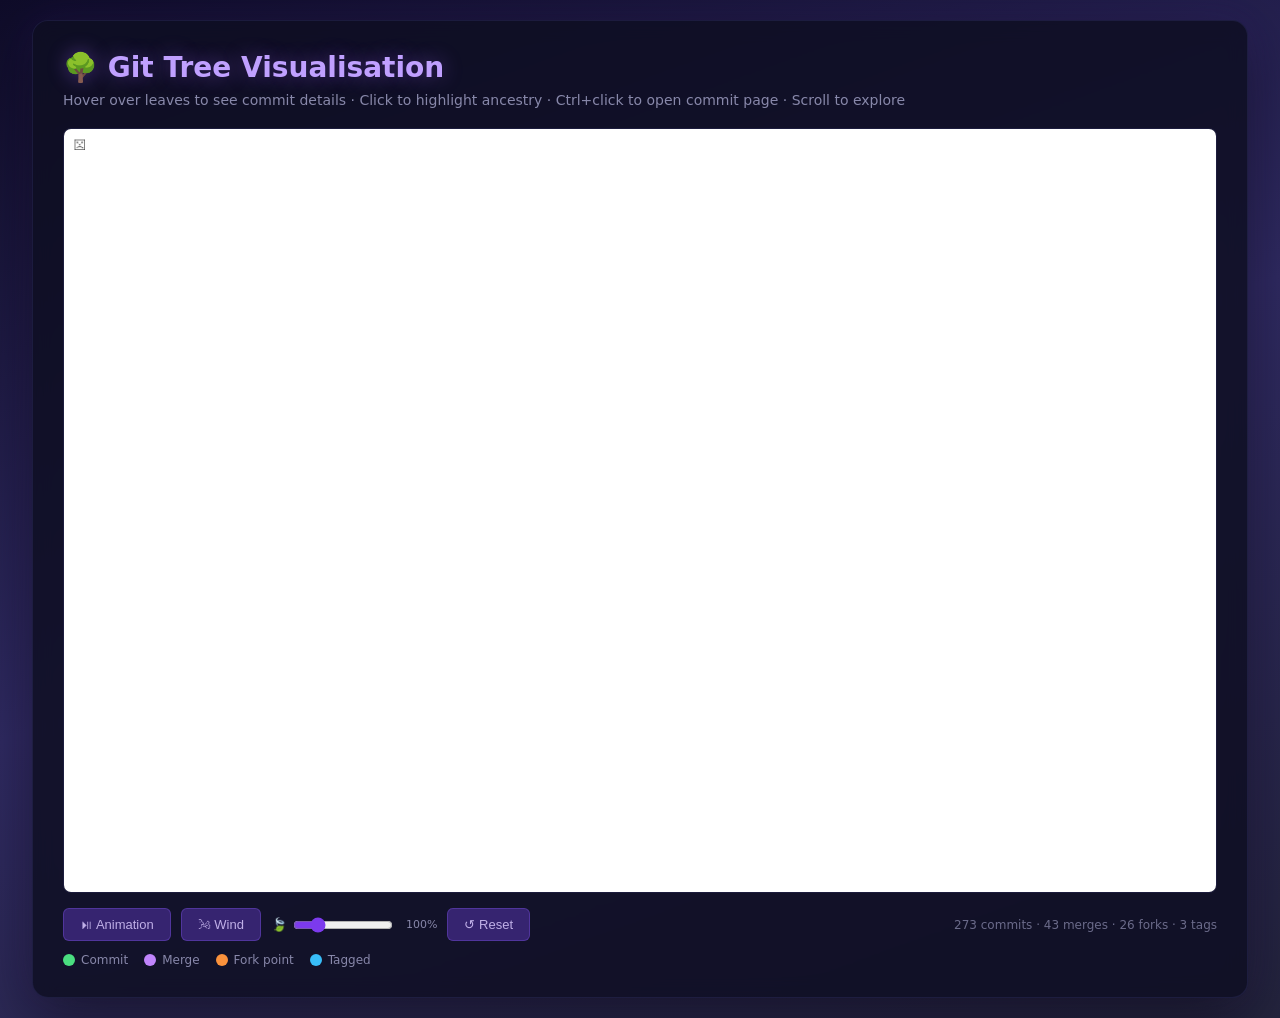
<file: .github/static/tree-viz/git-tree.html>
<!DOCTYPE html>
<html lang="en">
<head>
    <meta charset="UTF-8">
    <meta name="viewport" content="width=device-width, initial-scale=1.0">
    <title>Git Tree Visualisation</title>
    <style>
        * { margin: 0; padding: 0; box-sizing: border-box; }

        body {
            font-family: system-ui, -apple-system, sans-serif;
            background: linear-gradient(160deg, #0f0c29 0%, #302b63 50%, #24243e 100%);
            min-height: 100vh;
            display: flex;
            flex-direction: column;
            align-items: center;
            padding: 20px;
            color: #e0e0e0;
        }

        .container {
            background: rgba(15, 15, 35, 0.85);
            border-radius: 16px;
            box-shadow: 0 20px 60px rgba(0,0,0,0.5), 0 0 40px rgba(100, 60, 200, 0.15);
            padding: 30px;
            max-width: 95vw;
            width: 100%;
            backdrop-filter: blur(10px);
            border: 1px solid rgba(100, 100, 200, 0.15);
        }

        h1 {
            color: #c0a0ff;
            margin-bottom: 8px;
            font-size: 28px;
            text-shadow: 0 0 20px rgba(160, 100, 255, 0.4);
        }

        .info {
            color: #8888aa;
            margin-bottom: 20px;
            font-size: 14px;
        }

        .canvas-viewport {
            position: relative;
            width: 100%;
            overflow: auto;
            border: 1px solid rgba(100, 100, 200, 0.2);
            border-radius: 8px;
            background: #0a0a1a;
            max-height: 85vh;
        }

        #treeCanvas {
            display: block;
            cursor: crosshair;
        }

        #tooltip {
            position: fixed;
            background: rgba(20, 10, 40, 0.96);
            colour: white;
            padding: 14px 18px;
            border-radius: 10px;
            font-family: 'SF Mono', 'Fira Code', 'Cascadia Code', monospace;
            font-size: 12px;
            pointer-events: none;
            opacity: 0;
            transition: opacity 0.15s ease;
            box-shadow: 0 8px 24px rgba(0,0,0,0.6), 0 0 12px rgba(120, 80, 200, 0.3);
            max-width: 420px;
            z-index: 1000;
            border: 1px solid rgba(140, 100, 240, 0.3);
        }

        #tooltip.visible { opacity: 1; }

        .tooltip-sha {
            color: #60a5fa;
            font-weight: bold;
            margin-bottom: 6px;
            font-size: 13px;
        }
        .tooltip-msg {
            color: #e2e8f0;
            margin-bottom: 6px;
            line-height: 1.4;
            word-break: break-word;
        }
        .tooltip-author {
            color: #a78bfa;
            font-size: 11px;
            margin-bottom: 4px;
        }
        .tooltip-date {
            color: #64748b;
            font-size: 10px;
        }
        .tooltip-refs {
            color: #34d399;
            font-size: 11px;
            margin-top: 4px;
            font-weight: bold;
        }

        .controls {
            margin-top: 15px;
            display: flex;
            gap: 10px;
            flex-wrap: wrap;
            align-items: center;
        }

        button {
            padding: 8px 16px;
            background: rgba(80, 50, 160, 0.6);
            color: #c0b0e8;
            border: 1px solid rgba(120, 80, 220, 0.4);
            border-radius: 6px;
            cursor: pointer;
            font-size: 13px;
            transition: all 0.2s;
        }
        button:hover {
            background: rgba(100, 60, 200, 0.8);
            colour: white;
            box-shadow: 0 0 12px rgba(120, 80, 220, 0.4);
        }

        .stats {
            margin-left: auto;
            font-size: 12px;
            color: #6b6b8a;
        }

        .wind-slider-label {
            display: flex;
            align-items: center;
            gap: 6px;
            font-size: 13px;
            color: #c0b0e8;
        }
        .wind-slider-label input[type="range"] {
            width: 100px;
            accent-color: #7c3aed;
        }
        #windVal {
            min-width: 3.5em;
            text-align: right;
            font-size: 11px;
            color: #8888aa;
        }

        .legend {
            display: flex;
            gap: 16px;
            margin-top: 12px;
            flex-wrap: wrap;
        }
        .legend-item {
            display: flex;
            align-items: center;
            gap: 6px;
            font-size: 12px;
            color: #8888aa;
        }
        .legend-dot {
            width: 12px;
            height: 12px;
            border-radius: 50%;
            display: inline-block;
        }
    </style>
</head>
<body>
    <div class="container">
        <h1>🌳 Git Tree Visualisation</h1>
        <p class="info">Hover over leaves to see commit details · Click to highlight ancestry · Ctrl+click to open commit page · Scroll to explore</p>

        <div class="canvas-viewport" id="viewport">
            <canvas id="treeCanvas" width="26920" height="19860"></canvas>
        </div>

        <div class="controls">
            <button onclick="toggleAnimation()">⏯ Animation</button>
            <button onclick="toggleWind()">🌬 Wind</button>
            <label class="wind-slider-label" title="Wind intensity">🍃 <input type="range" id="windSlider" min="0" max="500" value="100" oninput="updateWindIntensity(this.value)"><span id="windVal">100%</span></label>
            <button onclick="resetView()">↺ Reset</button>
            <span class="stats" id="stats"></span>
        </div>

        <div class="legend">
            <div class="legend-item"><span class="legend-dot" style="background:#4ade80"></span> Commit</div>
            <div class="legend-item"><span class="legend-dot" style="background:#c084fc"></span> Merge</div>
            <div class="legend-item"><span class="legend-dot" style="background:#fb923c"></span> Fork point</div>
            <div class="legend-item"><span class="legend-dot" style="background:#38bdf8"></span> Tagged</div>
        </div>
    </div>

    <div id="tooltip">
        <div class="tooltip-sha"></div>
        <div class="tooltip-msg"></div>
        <div class="tooltip-author"></div>
        <div class="tooltip-date"></div>
        <div class="tooltip-refs"></div>
    </div>

    <script>
        // Embedded git data
        const gitData =
{
  "metadata": {
    "repository": "NucleiTaxa",
    "current_branch": "main",
    "repo_url": "https://github.com/XAOSTECH/NucleiTaxa",
    "generated": "2026-10-18T16:24:17Z",
    "max_commits": 500
  },
  "commits": [
    {
      "sha": "d19e096eaeb8392257e2eda0632a37d07c6b52b8",
      "short": "d19e096",
      "parents": "3c3280a381a091689053b738db02940c4547a946 c061ce6428b5aa092fbb76a3451be4826b0af46d",
      "author": "xaostech[bot]",
      "email": "260314499+xaostech[bot]@users.noreply.github.com",
      "date": "2026-10-18T16:24:17Z",
      "timestamp": 1792340657,
      "subject": "Merge pull request #32 from XAOSTECH:dependabot/github_actions/signpath/github-action-submit-signing-request-3.0",
      "refs": "HEAD -> main, origin/main",
      "position": {
        "x": 600,
        "y": 60,
        "lane": 0,
        "radius": 10,
        "depth": 0,
        "is_trunk": true,
        "is_merge": true,
        "is_fork": false
      }
    },
    {
      "sha": "3c3280a381a091689053b738db02940c4547a946",
      "short": "3c3280a",
      "parents": "b1734bac885f6862c24ac7486b107374932758ae b53b93021532498e678d3916234a2d7d8cb3ccb2",
      "author": "xaostech[bot]",
      "email": "260314499+xaostech[bot]@users.noreply.github.com",
      "date": "2026-10-18T16:24:12Z",
      "timestamp": 1792340652,
      "subject": "Merge pull request #31 from XAOSTECH:dependabot/github_actions/actions/download-artifact-8",
      "refs": "",
      "position": {
        "x": 600,
        "y": 100,
        "lane": 0,
        "radius": 10,
        "depth": 1,
        "is_trunk": true,
        "is_merge": true,
        "is_fork": false
      }
    },
    {
      "sha": "b1734bac885f6862c24ac7486b107374932758ae",
      "short": "b1734ba",
      "parents": "77280bba524ca53e7c183b20d4bdfe4eee6b4ca9 2ac69c0bbcc641524a3cca4f273b7f9808deb404",
      "author": "xaostech[bot]",
      "email": "260314499+xaostech[bot]@users.noreply.github.com",
      "date": "2026-10-18T16:24:09Z",
      "timestamp": 1792340649,
      "subject": "Merge pull request #30 from XAOSTECH:dependabot/github_actions/XAOSTECH/dev-control/dot-github/actions/identity-efb468d45fea6e5fc6c9c52ee8de5dc1c753e483",
      "refs": "",
      "position": {
        "x": 600,
        "y": 140,
        "lane": 0,
        "radius": 10,
        "depth": 2,
        "is_trunk": true,
        "is_merge": true,
        "is_fork": false
      }
    },
    {
      "sha": "77280bba524ca53e7c183b20d4bdfe4eee6b4ca9",
      "short": "77280bb",
      "parents": "c5f1d134ff27e2dabb6f15095bf2b19ea1cba4c4 a925b63f30ce60723497b46f28ed0124aebe59aa",
      "author": "xaostech[bot]",
      "email": "260314499+xaostech[bot]@users.noreply.github.com",
      "date": "2026-10-18T16:24:01Z",
      "timestamp": 1792340641,
      "subject": "Merge pull request #29 from XAOSTECH:dependabot/github_actions/actions/checkout-7",
      "refs": "",
      "position": {
        "x": 600,
        "y": 180,
        "lane": 0,
        "radius": 10,
        "depth": 3,
        "is_trunk": true,
        "is_merge": true,
        "is_fork": false
      }
    },
    {
      "sha": "c5f1d134ff27e2dabb6f15095bf2b19ea1cba4c4",
      "short": "c5f1d13",
      "parents": "134573c55e4ddf86484ddc0738da848591459af7 c072dd056640db0eb9a38e0aab3e6665c49b0fc3",
      "author": "xaostech[bot]",
      "email": "260314499+xaostech[bot]@users.noreply.github.com",
      "date": "2026-10-18T16:23:54Z",
      "timestamp": 1792340634,
      "subject": "Merge pull request #28 from XAOSTECH:dependabot/github_actions/actions/upload-artifact-7",
      "refs": "",
      "position": {
        "x": 600,
        "y": 220,
        "lane": 0,
        "radius": 10,
        "depth": 4,
        "is_trunk": true,
        "is_merge": true,
        "is_fork": false
      }
    },
    {
      "sha": "c061ce6428b5aa092fbb76a3451be4826b0af46d",
      "short": "c061ce6",
      "parents": "1523fdb908f2156290ab54c4c4c34a2c404cea89",
      "author": "dependabot[bot]",
      "email": "49699333+dependabot[bot]@users.noreply.github.com",
      "date": "2026-10-18T16:23:45Z",
      "timestamp": 1792340625,
      "subject": "deps(deps): bump signpath/github-action-submit-signing-request",
      "refs": "",
      "position": {
        "x": 720,
        "y": 260,
        "lane": 1,
        "radius": 6,
        "depth": 5,
        "is_trunk": false,
        "is_merge": false,
        "is_fork": false
      }
    },
    {
      "sha": "b53b93021532498e678d3916234a2d7d8cb3ccb2",
      "short": "b53b930",
      "parents": "1523fdb908f2156290ab54c4c4c34a2c404cea89",
      "author": "dependabot[bot]",
      "email": "49699333+dependabot[bot]@users.noreply.github.com",
      "date": "2026-10-18T16:23:43Z",
      "timestamp": 1792340623,
      "subject": "deps(deps): bump actions/download-artifact from 4 to 8",
      "refs": "",
      "position": {
        "x": 480,
        "y": 340,
        "lane": -1,
        "radius": 6,
        "depth": 6,
        "is_trunk": false,
        "is_merge": false,
        "is_fork": false
      }
    },
    {
      "sha": "134573c55e4ddf86484ddc0738da848591459af7",
      "short": "134573c",
      "parents": "1523fdb908f2156290ab54c4c4c34a2c404cea89 9599201e922d05cd2179d315125db84f3de2d7f8",
      "author": "github-actions[bot]",
      "email": "41898282+github-actions[bot]@users.noreply.github.com",
      "date": "2026-10-18T16:23:39Z",
      "timestamp": 1792340619,
      "subject": "Merge pull request #27 from XAOSTECH/dependabot/github_actions/actions/github-script-9",
      "refs": "",
      "position": {
        "x": 600,
        "y": 420,
        "lane": 0,
        "radius": 10,
        "depth": 7,
        "is_trunk": true,
        "is_merge": true,
        "is_fork": false
      }
    },
    {
      "sha": "2ac69c0bbcc641524a3cca4f273b7f9808deb404",
      "short": "2ac69c0",
      "parents": "1523fdb908f2156290ab54c4c4c34a2c404cea89",
      "author": "dependabot[bot]",
      "email": "49699333+dependabot[bot]@users.noreply.github.com",
      "date": "2026-10-18T16:23:38Z",
      "timestamp": 1792340618,
      "subject": "deps(deps): bump XAOSTECH/dev-control/.github/actions/identity",
      "refs": "",
      "position": {
        "x": 840,
        "y": 460,
        "lane": 2,
        "radius": 6,
        "depth": 8,
        "is_trunk": false,
        "is_merge": false,
        "is_fork": false
      }
    },
    {
      "sha": "a925b63f30ce60723497b46f28ed0124aebe59aa",
      "short": "a925b63",
      "parents": "1523fdb908f2156290ab54c4c4c34a2c404cea89",
      "author": "dependabot[bot]",
      "email": "49699333+dependabot[bot]@users.noreply.github.com",
      "date": "2026-10-18T16:23:27Z",
      "timestamp": 1792340607,
      "subject": "deps(deps): bump actions/checkout from 4 to 7",
      "refs": "",
      "position": {
        "x": 360,
        "y": 540,
        "lane": -2,
        "radius": 6,
        "depth": 9,
        "is_trunk": false,
        "is_merge": false,
        "is_fork": false
      }
    },
    {
      "sha": "c072dd056640db0eb9a38e0aab3e6665c49b0fc3",
      "short": "c072dd0",
      "parents": "1523fdb908f2156290ab54c4c4c34a2c404cea89",
      "author": "dependabot[bot]",
      "email": "49699333+dependabot[bot]@users.noreply.github.com",
      "date": "2026-10-18T16:23:22Z",
      "timestamp": 1792340602,
      "subject": "deps(deps): bump actions/upload-artifact from 4 to 7",
      "refs": "",
      "position": {
        "x": 960,
        "y": 620,
        "lane": 3,
        "radius": 6,
        "depth": 10,
        "is_trunk": false,
        "is_merge": false,
        "is_fork": false
      }
    },
    {
      "sha": "9599201e922d05cd2179d315125db84f3de2d7f8",
      "short": "9599201",
      "parents": "1523fdb908f2156290ab54c4c4c34a2c404cea89",
      "author": "dependabot[bot]",
      "email": "49699333+dependabot[bot]@users.noreply.github.com",
      "date": "2026-10-18T16:23:17Z",
      "timestamp": 1792340597,
      "subject": "deps(deps): bump actions/github-script from 6 to 9",
      "refs": "",
      "position": {
        "x": 240,
        "y": 700,
        "lane": -3,
        "radius": 6,
        "depth": 11,
        "is_trunk": false,
        "is_merge": false,
        "is_fork": false
      }
    },
    {
      "sha": "1523fdb908f2156290ab54c4c4c34a2c404cea89",
      "short": "1523fdb",
      "parents": "ba59c18fc43a35d8bcd8e29878ae9aa2e62364e5 3fb51e4ed58d272d1186c3df138fb0fb1bb6b25e",
      "author": "github-actions[bot]",
      "email": "41898282+github-actions[bot]@users.noreply.github.com",
      "date": "2026-10-15T07:50:09Z",
      "timestamp": 1792050609,
      "subject": "Merge pull request #26 from XAOSTECH/humanise/20261015-074948",
      "refs": "",
      "position": {
        "x": 600,
        "y": 780,
        "lane": 0,
        "radius": 10,
        "depth": 12,
        "is_trunk": true,
        "is_merge": true,
        "is_fork": true
      }
    },
    {
      "sha": "3fb51e4ed58d272d1186c3df138fb0fb1bb6b25e",
      "short": "3fb51e4",
      "parents": "ba59c18fc43a35d8bcd8e29878ae9aa2e62364e5",
      "author": "xaos-bot",
      "email": "262248812+xaos-bot@users.noreply.github.com",
      "date": "2026-10-15T07:49:48Z",
      "timestamp": 1792050588,
      "subject": "chore: humanise hard-wrapped comments and prose",
      "refs": "origin/humanise/20261015-074948",
      "position": {
        "x": 1080,
        "y": 820,
        "lane": 4,
        "radius": 6,
        "depth": 13,
        "is_trunk": false,
        "is_merge": false,
        "is_fork": false
      }
    },
    {
      "sha": "ba59c18fc43a35d8bcd8e29878ae9aa2e62364e5",
      "short": "ba59c18",
      "parents": "f9fa1883cf4b080fef775fdf5fefe30a6a300d20",
      "author": "xaoscience",
      "email": "69734795+xaoscience@users.noreply.github.com",
      "date": "2026-10-14T01:26:43+02:00",
      "timestamp": 1791934003,
      "subject": "chore(dc-init): update workflows,actions",
      "refs": "",
      "position": {
        "x": 600,
        "y": 900,
        "lane": 0,
        "radius": 9,
        "depth": 14,
        "is_trunk": true,
        "is_merge": false,
        "is_fork": true
      }
    },
    {
      "sha": "f9fa1883cf4b080fef775fdf5fefe30a6a300d20",
      "short": "f9fa188",
      "parents": "23c35a718157e9d5d0634c0584cd9b42874c2359",
      "author": "xaoscience",
      "email": "69734795+xaoscience@users.noreply.github.com",
      "date": "2026-10-14T01:26:43+02:00",
      "timestamp": 1791934003,
      "subject": "chore: update git tree visualisation",
      "refs": "",
      "position": {
        "x": 600,
        "y": 940,
        "lane": 0,
        "radius": 6,
        "depth": 15,
        "is_trunk": true,
        "is_merge": false,
        "is_fork": false
      }
    },
    {
      "sha": "23c35a718157e9d5d0634c0584cd9b42874c2359",
      "short": "23c35a7",
      "parents": "376274da9ba8cbd9aed1497307869fa86c152433",
      "author": "xaoscience",
      "email": "69734795+xaoscience@users.noreply.github.com",
      "date": "2026-10-14T01:26:43+02:00",
      "timestamp": 1791934003,
      "subject": "Merge pull request #25 from XAOSTECH/dependabot/github_actions/actions/cache-6",
      "refs": "",
      "position": {
        "x": 600,
        "y": 980,
        "lane": 0,
        "radius": 6,
        "depth": 16,
        "is_trunk": true,
        "is_merge": false,
        "is_fork": false
      }
    },
    {
      "sha": "c4ce733805c45a3c6a41ada50d5afb73a426a7e4",
      "short": "c4ce733",
      "parents": "4ad520002b502d12df0ccb25418628ebb3a9707f",
      "author": "xaoscience",
      "email": "69734795+xaoscience@users.noreply.github.com",
      "date": "2026-10-14T01:26:43+02:00",
      "timestamp": 1791934003,
      "subject": "chore(dc-init): update workflows,actions",
      "refs": "tag: backup/tmp/preserve-20261013T232642Z-pre-drop-20261014T000651Z",
      "position": {
        "x": 120,
        "y": 1020,
        "lane": -4,
        "radius": 6,
        "depth": 17,
        "is_trunk": false,
        "is_merge": false,
        "is_fork": false
      }
    },
    {
      "sha": "bd950c1a6783e249be30699221cccb534d9aa71f",
      "short": "bd950c1",
      "parents": "d3b776a706337e31f6d2840110826bea5f6597ad",
      "author": "xaoscience",
      "email": "69734795+xaoscience@users.noreply.github.com",
      "date": "2026-10-14T01:26:43+02:00",
      "timestamp": 1791934003,
      "subject": "chore(dc-init): update workflows,actions",
      "refs": "origin/tmp/preserve-20261013T232642Z",
      "position": {
        "x": 1200,
        "y": 1100,
        "lane": 5,
        "radius": 6,
        "depth": 18,
        "is_trunk": false,
        "is_merge": false,
        "is_fork": false
      }
    },
    {
      "sha": "376274da9ba8cbd9aed1497307869fa86c152433",
      "short": "376274d",
      "parents": "96d00c44735bfeda67a6dbe5a73ecc8e858ececf",
      "author": "xaoscience",
      "email": "69734795+xaoscience@users.noreply.github.com",
      "date": "2026-10-14T01:26:43+02:00",
      "timestamp": 1791934003,
      "subject": "deps(deps): bump actions/cache from 5 to 6",
      "refs": "",
      "position": {
        "x": 600,
        "y": 1180,
        "lane": 0,
        "radius": 6,
        "depth": 19,
        "is_trunk": true,
        "is_merge": false,
        "is_fork": false
      }
    },
    {
      "sha": "4ad520002b502d12df0ccb25418628ebb3a9707f",
      "short": "4ad5200",
      "parents": "a1198a8aff5b810f0cc4dc1e0a118fcaf2a44fa1",
      "author": "xaoscience",
      "email": "69734795+xaoscience@users.noreply.github.com",
      "date": "2026-10-14T01:26:43+02:00",
      "timestamp": 1791934003,
      "subject": "chore: update git tree visualisation",
      "refs": "",
      "position": {
        "x": 0,
        "y": 1220,
        "lane": -5,
        "radius": 6,
        "depth": 20,
        "is_trunk": false,
        "is_merge": false,
        "is_fork": false
      }
    },
    {
      "sha": "d3b776a706337e31f6d2840110826bea5f6597ad",
      "short": "d3b776a",
      "parents": "1244bb0cefa2a3446aa0685e6b5c310d8c6448f5",
      "author": "xaoscience",
      "email": "69734795+xaoscience@users.noreply.github.com",
      "date": "2026-10-14T01:26:43+02:00",
      "timestamp": 1791934003,
      "subject": "chore: update git tree visualisation",
      "refs": "",
      "position": {
        "x": 1320,
        "y": 1300,
        "lane": 6,
        "radius": 6,
        "depth": 21,
        "is_trunk": false,
        "is_merge": false,
        "is_fork": false
      }
    },
    {
      "sha": "96d00c44735bfeda67a6dbe5a73ecc8e858ececf",
      "short": "96d00c4",
      "parents": "2ca9209d14dfbdec43565c3ed8d9065ada02e221",
      "author": "xaoscience",
      "email": "69734795+xaoscience@users.noreply.github.com",
      "date": "2026-10-14T01:26:43+02:00",
      "timestamp": 1791934003,
      "subject": "chore: update git tree visualisation",
      "refs": "",
      "position": {
        "x": 600,
        "y": 1380,
        "lane": 0,
        "radius": 6,
        "depth": 22,
        "is_trunk": true,
        "is_merge": false,
        "is_fork": false
      }
    },
    {
      "sha": "a1198a8aff5b810f0cc4dc1e0a118fcaf2a44fa1",
      "short": "a1198a8",
      "parents": "a4cc49fe314ad2aba9d15fc6a00bc67620f76671",
      "author": "xaoscience",
      "email": "69734795+xaoscience@users.noreply.github.com",
      "date": "2026-10-14T01:26:43+02:00",
      "timestamp": 1791934003,
      "subject": "Merge pull request #25 from XAOSTECH/dependabot/github_actions/actions/cache-6",
      "refs": "",
      "position": {
        "x": -120,
        "y": 1420,
        "lane": -6,
        "radius": 6,
        "depth": 23,
        "is_trunk": false,
        "is_merge": false,
        "is_fork": false
      }
    },
    {
      "sha": "1244bb0cefa2a3446aa0685e6b5c310d8c6448f5",
      "short": "1244bb0",
      "parents": "7b602de1e81e8e87337e8bd6593748eaa64e9c43",
      "author": "xaoscience",
      "email": "69734795+xaoscience@users.noreply.github.com",
      "date": "2026-10-14T01:26:43+02:00",
      "timestamp": 1791934003,
      "subject": "Merge pull request #25 from XAOSTECH/dependabot/github_actions/actions/cache-6",
      "refs": "",
      "position": {
        "x": 1440,
        "y": 1500,
        "lane": 7,
        "radius": 6,
        "depth": 24,
        "is_trunk": false,
        "is_merge": false,
        "is_fork": false
      }
    },
    {
      "sha": "2ca9209d14dfbdec43565c3ed8d9065ada02e221",
      "short": "2ca9209",
      "parents": "71ec4db76ee280a96998f02fbed2b58037a987b2",
      "author": "xaoscience",
      "email": "69734795+xaoscience@users.noreply.github.com",
      "date": "2026-10-14T01:26:43+02:00",
      "timestamp": 1791934003,
      "subject": "Merge pull request #24 from XAOSTECH/dependabot/github_actions/actions/checkout-7",
      "refs": "",
      "position": {
        "x": 600,
        "y": 1580,
        "lane": 0,
        "radius": 6,
        "depth": 25,
        "is_trunk": true,
        "is_merge": false,
        "is_fork": false
      }
    },
    {
      "sha": "a4cc49fe314ad2aba9d15fc6a00bc67620f76671",
      "short": "a4cc49f",
      "parents": "b9b376a9ec1e06b76a412df2d095f9d67fa90b77",
      "author": "xaoscience",
      "email": "69734795+xaoscience@users.noreply.github.com",
      "date": "2026-10-14T01:26:43+02:00",
      "timestamp": 1791934003,
      "subject": "deps(deps): bump actions/cache from 5 to 6",
      "refs": "",
      "position": {
        "x": -240,
        "y": 1620,
        "lane": -7,
        "radius": 6,
        "depth": 26,
        "is_trunk": false,
        "is_merge": false,
        "is_fork": false
      }
    },
    {
      "sha": "7b602de1e81e8e87337e8bd6593748eaa64e9c43",
      "short": "7b602de",
      "parents": "63f883db04f0195b6d2bb2d957a1015aa38f3cec",
      "author": "xaoscience",
      "email": "69734795+xaoscience@users.noreply.github.com",
      "date": "2026-10-14T01:26:43+02:00",
      "timestamp": 1791934003,
      "subject": "deps(deps): bump actions/cache from 5 to 6",
      "refs": "",
      "position": {
        "x": 1560,
        "y": 1700,
        "lane": 8,
        "radius": 6,
        "depth": 27,
        "is_trunk": false,
        "is_merge": false,
        "is_fork": false
      }
    },
    {
      "sha": "71ec4db76ee280a96998f02fbed2b58037a987b2",
      "short": "71ec4db",
      "parents": "4484ce3421f59ec38582bbbb2a1c30afd3e701ea",
      "author": "xaoscience",
      "email": "69734795+xaoscience@users.noreply.github.com",
      "date": "2026-10-14T01:26:43+02:00",
      "timestamp": 1791934003,
      "subject": "deps(deps): bump actions/checkout from 6 to 7",
      "refs": "",
      "position": {
        "x": 600,
        "y": 1780,
        "lane": 0,
        "radius": 6,
        "depth": 28,
        "is_trunk": true,
        "is_merge": false,
        "is_fork": false
      }
    },
    {
      "sha": "b9b376a9ec1e06b76a412df2d095f9d67fa90b77",
      "short": "b9b376a",
      "parents": "b78733ba6d1bd38993b2bf41a5a1f74522c6c902",
      "author": "xaoscience",
      "email": "69734795+xaoscience@users.noreply.github.com",
      "date": "2026-10-14T01:26:43+02:00",
      "timestamp": 1791934003,
      "subject": "Merge pull request #24 from XAOSTECH/dependabot/github_actions/actions/checkout-7",
      "refs": "",
      "position": {
        "x": -360,
        "y": 1820,
        "lane": -8,
        "radius": 6,
        "depth": 29,
        "is_trunk": false,
        "is_merge": false,
        "is_fork": false
      }
    },
    {
      "sha": "63f883db04f0195b6d2bb2d957a1015aa38f3cec",
      "short": "63f883d",
      "parents": "43046877177568b728319f2691ff7d123304a525",
      "author": "xaoscience",
      "email": "69734795+xaoscience@users.noreply.github.com",
      "date": "2026-10-14T01:26:43+02:00",
      "timestamp": 1791934003,
      "subject": "Merge pull request #24 from XAOSTECH/dependabot/github_actions/actions/checkout-7",
      "refs": "",
      "position": {
        "x": 1680,
        "y": 1900,
        "lane": 9,
        "radius": 6,
        "depth": 30,
        "is_trunk": false,
        "is_merge": false,
        "is_fork": false
      }
    },
    {
      "sha": "4484ce3421f59ec38582bbbb2a1c30afd3e701ea",
      "short": "4484ce3",
      "parents": "39301716e234fc021e86f40c6fcd5588ce97d3e4",
      "author": "xaoscience",
      "email": "69734795+xaoscience@users.noreply.github.com",
      "date": "2026-10-14T01:26:43+02:00",
      "timestamp": 1791934003,
      "subject": "chore: update git tree visualisation",
      "refs": "",
      "position": {
        "x": 600,
        "y": 1980,
        "lane": 0,
        "radius": 6,
        "depth": 31,
        "is_trunk": true,
        "is_merge": false,
        "is_fork": false
      }
    },
    {
      "sha": "b78733ba6d1bd38993b2bf41a5a1f74522c6c902",
      "short": "b78733b",
      "parents": "6c3b91e2e880d9629eeaf06592afbc13b0c261fc",
      "author": "xaoscience",
      "email": "69734795+xaoscience@users.noreply.github.com",
      "date": "2026-10-14T01:26:43+02:00",
      "timestamp": 1791934003,
      "subject": "deps(deps): bump actions/checkout from 6 to 7",
      "refs": "",
      "position": {
        "x": -480,
        "y": 2020,
        "lane": -9,
        "radius": 6,
        "depth": 32,
        "is_trunk": false,
        "is_merge": false,
        "is_fork": false
      }
    },
    {
      "sha": "43046877177568b728319f2691ff7d123304a525",
      "short": "4304687",
      "parents": "03233fa893d65b3ee7d2c183fa29f017a347099d",
      "author": "xaoscience",
      "email": "69734795+xaoscience@users.noreply.github.com",
      "date": "2026-10-14T01:26:43+02:00",
      "timestamp": 1791934003,
      "subject": "deps(deps): bump actions/checkout from 6 to 7",
      "refs": "",
      "position": {
        "x": 1800,
        "y": 2100,
        "lane": 10,
        "radius": 6,
        "depth": 33,
        "is_trunk": false,
        "is_merge": false,
        "is_fork": false
      }
    },
    {
      "sha": "39301716e234fc021e86f40c6fcd5588ce97d3e4",
      "short": "3930171",
      "parents": "2b169784f3c1e816cf88f273a152f411d4244ca0",
      "author": "xaoscience",
      "email": "69734795+xaoscience@users.noreply.github.com",
      "date": "2026-10-14T01:26:43+02:00",
      "timestamp": 1791934003,
      "subject": "Merge pull request #23 from XAOSTECH/dependabot/github_actions/XAOSTECH/dev-control-379196e542149cc83181d41c9b173bc8eb197db8",
      "refs": "",
      "position": {
        "x": 600,
        "y": 2180,
        "lane": 0,
        "radius": 6,
        "depth": 34,
        "is_trunk": true,
        "is_merge": false,
        "is_fork": false
      }
    },
    {
      "sha": "6c3b91e2e880d9629eeaf06592afbc13b0c261fc",
      "short": "6c3b91e",
      "parents": "31e5c48a4a9dc0993f7af73530f2434386e85644",
      "author": "xaoscience",
      "email": "69734795+xaoscience@users.noreply.github.com",
      "date": "2026-10-14T01:26:43+02:00",
      "timestamp": 1791934003,
      "subject": "Merge pull request #23 from XAOSTECH/dependabot/github_actions/XAOSTECH/dev-control-379196e542149cc83181d41c9b173bc8eb197db8",
      "refs": "",
      "position": {
        "x": -600,
        "y": 2220,
        "lane": -10,
        "radius": 6,
        "depth": 35,
        "is_trunk": false,
        "is_merge": false,
        "is_fork": false
      }
    },
    {
      "sha": "03233fa893d65b3ee7d2c183fa29f017a347099d",
      "short": "03233fa",
      "parents": "9298eaf755036f5fd0e661eb7e67c9607ee06f49",
      "author": "xaoscience",
      "email": "69734795+xaoscience@users.noreply.github.com",
      "date": "2026-10-14T01:26:43+02:00",
      "timestamp": 1791934003,
      "subject": "Merge pull request #23 from XAOSTECH/dependabot/github_actions/XAOSTECH/dev-control-379196e542149cc83181d41c9b173bc8eb197db8",
      "refs": "",
      "position": {
        "x": 1920,
        "y": 2300,
        "lane": 11,
        "radius": 6,
        "depth": 36,
        "is_trunk": false,
        "is_merge": false,
        "is_fork": false
      }
    },
    {
      "sha": "2b169784f3c1e816cf88f273a152f411d4244ca0",
      "short": "2b16978",
      "parents": "65c566e9310275dada27eb6dcf25fd2bfcb5c436",
      "author": "xaoscience",
      "email": "69734795+xaoscience@users.noreply.github.com",
      "date": "2026-10-14T01:26:43+02:00",
      "timestamp": 1791934003,
      "subject": "deps(deps): bump XAOSTECH/dev-control",
      "refs": "",
      "position": {
        "x": 600,
        "y": 2380,
        "lane": 0,
        "radius": 6,
        "depth": 37,
        "is_trunk": true,
        "is_merge": false,
        "is_fork": false
      }
    },
    {
      "sha": "31e5c48a4a9dc0993f7af73530f2434386e85644",
      "short": "31e5c48",
      "parents": "20eeef6e7194dfa726cb606ab58c68a69ab1bbf8",
      "author": "xaoscience",
      "email": "69734795+xaoscience@users.noreply.github.com",
      "date": "2026-10-14T01:26:43+02:00",
      "timestamp": 1791934003,
      "subject": "deps(deps): bump XAOSTECH/dev-control",
      "refs": "",
      "position": {
        "x": -720,
        "y": 2420,
        "lane": -11,
        "radius": 6,
        "depth": 38,
        "is_trunk": false,
        "is_merge": false,
        "is_fork": false
      }
    },
    {
      "sha": "9298eaf755036f5fd0e661eb7e67c9607ee06f49",
      "short": "9298eaf",
      "parents": "e402e1cae47182f9cce3c919f91d97b180be616d",
      "author": "xaoscience",
      "email": "69734795+xaoscience@users.noreply.github.com",
      "date": "2026-10-14T01:26:43+02:00",
      "timestamp": 1791934003,
      "subject": "deps(deps): bump XAOSTECH/dev-control",
      "refs": "",
      "position": {
        "x": 2040,
        "y": 2500,
        "lane": 12,
        "radius": 6,
        "depth": 39,
        "is_trunk": false,
        "is_merge": false,
        "is_fork": false
      }
    },
    {
      "sha": "65c566e9310275dada27eb6dcf25fd2bfcb5c436",
      "short": "65c566e",
      "parents": "8e80e1969bc9781c5a2c9e08fce45781c4225d85",
      "author": "xaoscience",
      "email": "69734795+xaoscience@users.noreply.github.com",
      "date": "2026-10-14T01:26:43+02:00",
      "timestamp": 1791934003,
      "subject": "chore: update git tree visualisation",
      "refs": "",
      "position": {
        "x": 600,
        "y": 2580,
        "lane": 0,
        "radius": 6,
        "depth": 40,
        "is_trunk": true,
        "is_merge": false,
        "is_fork": false
      }
    },
    {
      "sha": "20eeef6e7194dfa726cb606ab58c68a69ab1bbf8",
      "short": "20eeef6",
      "parents": "a64fc5a65a305266f91d8edb48e0002dc643e544",
      "author": "xaoscience",
      "email": "69734795+xaoscience@users.noreply.github.com",
      "date": "2026-10-14T01:26:43+02:00",
      "timestamp": 1791934003,
      "subject": "Merge pull request #22 from XAOSTECH/dependabot/github_actions/XAOSTECH/dev-control-9f305c1cb523dc7d832e58ac8af47c5ef5dba080",
      "refs": "",
      "position": {
        "x": -840,
        "y": 2620,
        "lane": -12,
        "radius": 6,
        "depth": 41,
        "is_trunk": false,
        "is_merge": false,
        "is_fork": false
      }
    },
    {
      "sha": "e402e1cae47182f9cce3c919f91d97b180be616d",
      "short": "e402e1c",
      "parents": "0375621cf667743502e644738d3a25b0d28b0152",
      "author": "xaoscience",
      "email": "69734795+xaoscience@users.noreply.github.com",
      "date": "2026-10-14T01:26:43+02:00",
      "timestamp": 1791934003,
      "subject": "Merge pull request #22 from XAOSTECH/dependabot/github_actions/XAOSTECH/dev-control-9f305c1cb523dc7d832e58ac8af47c5ef5dba080",
      "refs": "",
      "position": {
        "x": 2160,
        "y": 2700,
        "lane": 13,
        "radius": 6,
        "depth": 42,
        "is_trunk": false,
        "is_merge": false,
        "is_fork": false
      }
    },
    {
      "sha": "8e80e1969bc9781c5a2c9e08fce45781c4225d85",
      "short": "8e80e19",
      "parents": "2c01e5ea436ef0174db8704ff55cc71e70979e66",
      "author": "xaoscience",
      "email": "69734795+xaoscience@users.noreply.github.com",
      "date": "2026-10-14T01:26:43+02:00",
      "timestamp": 1791934003,
      "subject": "Merge pull request #22 from XAOSTECH/dependabot/github_actions/XAOSTECH/dev-control-9f305c1cb523dc7d832e58ac8af47c5ef5dba080",
      "refs": "",
      "position": {
        "x": 600,
        "y": 2780,
        "lane": 0,
        "radius": 6,
        "depth": 43,
        "is_trunk": true,
        "is_merge": false,
        "is_fork": false
      }
    },
    {
      "sha": "a64fc5a65a305266f91d8edb48e0002dc643e544",
      "short": "a64fc5a",
      "parents": "dea804f2194d98466e91f6704834db7f0bd78222",
      "author": "xaoscience",
      "email": "69734795+xaoscience@users.noreply.github.com",
      "date": "2026-10-14T01:26:43+02:00",
      "timestamp": 1791934003,
      "subject": "deps(deps): bump XAOSTECH/dev-control",
      "refs": "",
      "position": {
        "x": -960,
        "y": 2820,
        "lane": -13,
        "radius": 6,
        "depth": 44,
        "is_trunk": false,
        "is_merge": false,
        "is_fork": false
      }
    },
    {
      "sha": "0375621cf667743502e644738d3a25b0d28b0152",
      "short": "0375621",
      "parents": "7ba536a65c0cc99289e8450286f20f34dd7f38cd",
      "author": "xaoscience",
      "email": "69734795+xaoscience@users.noreply.github.com",
      "date": "2026-10-14T01:26:43+02:00",
      "timestamp": 1791934003,
      "subject": "deps(deps): bump XAOSTECH/dev-control",
      "refs": "",
      "position": {
        "x": 2280,
        "y": 2900,
        "lane": 14,
        "radius": 6,
        "depth": 45,
        "is_trunk": false,
        "is_merge": false,
        "is_fork": false
      }
    },
    {
      "sha": "2c01e5ea436ef0174db8704ff55cc71e70979e66",
      "short": "2c01e5e",
      "parents": "088a23a11ffff49eb247f575844a39ecc8885108",
      "author": "xaoscience",
      "email": "69734795+xaoscience@users.noreply.github.com",
      "date": "2026-10-14T01:26:43+02:00",
      "timestamp": 1791934003,
      "subject": "deps(deps): bump XAOSTECH/dev-control",
      "refs": "",
      "position": {
        "x": 600,
        "y": 2980,
        "lane": 0,
        "radius": 6,
        "depth": 46,
        "is_trunk": true,
        "is_merge": false,
        "is_fork": false
      }
    },
    {
      "sha": "dea804f2194d98466e91f6704834db7f0bd78222",
      "short": "dea804f",
      "parents": "5954c14bfa5f8c261d22b5f14af9df5de38c3ee9",
      "author": "xaoscience",
      "email": "69734795+xaoscience@users.noreply.github.com",
      "date": "2026-10-14T01:26:43+02:00",
      "timestamp": 1791934003,
      "subject": "Merge pull request #21 from XAOSTECH:dependabot/github_actions/XAOSTECH/dev-control-99c3e9aab76604c6a046e205f1a8e0dcf53fe935",
      "refs": "",
      "position": {
        "x": -1080,
        "y": 3020,
        "lane": -14,
        "radius": 6,
        "depth": 47,
        "is_trunk": false,
        "is_merge": false,
        "is_fork": false
      }
    },
    {
      "sha": "7ba536a65c0cc99289e8450286f20f34dd7f38cd",
      "short": "7ba536a",
      "parents": "57d95a3e085aa68dbd2e09dd50d127918e320ac7",
      "author": "xaoscience",
      "email": "69734795+xaoscience@users.noreply.github.com",
      "date": "2026-10-14T01:26:43+02:00",
      "timestamp": 1791934003,
      "subject": "Merge pull request #21 from XAOSTECH:dependabot/github_actions/XAOSTECH/dev-control-99c3e9aab76604c6a046e205f1a8e0dcf53fe935",
      "refs": "",
      "position": {
        "x": 2400,
        "y": 3100,
        "lane": 15,
        "radius": 6,
        "depth": 48,
        "is_trunk": false,
        "is_merge": false,
        "is_fork": false
      }
    },
    {
      "sha": "088a23a11ffff49eb247f575844a39ecc8885108",
      "short": "088a23a",
      "parents": "ee0f54b21d869392117a03e3bdfe94d327384054",
      "author": "xaoscience",
      "email": "69734795+xaoscience@users.noreply.github.com",
      "date": "2026-10-14T01:26:43+02:00",
      "timestamp": 1791934003,
      "subject": "chore: update git tree visualisation",
      "refs": "",
      "position": {
        "x": 600,
        "y": 3180,
        "lane": 0,
        "radius": 6,
        "depth": 49,
        "is_trunk": true,
        "is_merge": false,
        "is_fork": false
      }
    },
    {
      "sha": "5954c14bfa5f8c261d22b5f14af9df5de38c3ee9",
      "short": "5954c14",
      "parents": "5e23562c0862c6739488fb39ce8e45de0ca47f45",
      "author": "xaoscience",
      "email": "69734795+xaoscience@users.noreply.github.com",
      "date": "2026-10-14T01:26:43+02:00",
      "timestamp": 1791934003,
      "subject": "Merge pull request #20 from XAOSTECH:dependabot/github_actions/actions/github-script-9",
      "refs": "",
      "position": {
        "x": -1200,
        "y": 3220,
        "lane": -15,
        "radius": 6,
        "depth": 50,
        "is_trunk": false,
        "is_merge": false,
        "is_fork": false
      }
    },
    {
      "sha": "57d95a3e085aa68dbd2e09dd50d127918e320ac7",
      "short": "57d95a3",
      "parents": "76a2d95048aa519e93c9639fcf84ce9a9c4d8cb0",
      "author": "xaoscience",
      "email": "69734795+xaoscience@users.noreply.github.com",
      "date": "2026-10-14T01:26:43+02:00",
      "timestamp": 1791934003,
      "subject": "Merge pull request #20 from XAOSTECH:dependabot/github_actions/actions/github-script-9",
      "refs": "",
      "position": {
        "x": 2520,
        "y": 3300,
        "lane": 16,
        "radius": 6,
        "depth": 51,
        "is_trunk": false,
        "is_merge": false,
        "is_fork": false
      }
    },
    {
      "sha": "ee0f54b21d869392117a03e3bdfe94d327384054",
      "short": "ee0f54b",
      "parents": "5bcd4a3740c691933f2b25033f2342db7fd9e9e1 42be0537af93c8cf82e3748520f55e836aaa9cfd",
      "author": "xaoscience",
      "email": "69734795+xaoscience@users.noreply.github.com",
      "date": "2026-10-14T01:26:43+02:00",
      "timestamp": 1791934003,
      "subject": "Merge pull request #21 from XAOSTECH:dependabot/github_actions/XAOSTECH/dev-control-99c3e9aab76604c6a046e205f1a8e0dcf53fe935",
      "refs": "",
      "position": {
        "x": 600,
        "y": 3380,
        "lane": 0,
        "radius": 10,
        "depth": 52,
        "is_trunk": true,
        "is_merge": true,
        "is_fork": false
      }
    },
    {
      "sha": "5e23562c0862c6739488fb39ce8e45de0ca47f45",
      "short": "5e23562",
      "parents": "57616fb3a3e477475c8b0422e6f91b89ec663314",
      "author": "xaoscience",
      "email": "69734795+xaoscience@users.noreply.github.com",
      "date": "2026-10-14T01:26:43+02:00",
      "timestamp": 1791934003,
      "subject": "deps(deps): bump XAOSTECH/dev-control",
      "refs": "",
      "position": {
        "x": -1320,
        "y": 3420,
        "lane": -16,
        "radius": 6,
        "depth": 53,
        "is_trunk": false,
        "is_merge": false,
        "is_fork": false
      }
    },
    {
      "sha": "76a2d95048aa519e93c9639fcf84ce9a9c4d8cb0",
      "short": "76a2d95",
      "parents": "d1472a0af0790ac090bf7cf9954986b8056b394b",
      "author": "xaoscience",
      "email": "69734795+xaoscience@users.noreply.github.com",
      "date": "2026-10-14T01:26:43+02:00",
      "timestamp": 1791934003,
      "subject": "deps(deps): bump XAOSTECH/dev-control",
      "refs": "",
      "position": {
        "x": 2640,
        "y": 3500,
        "lane": 17,
        "radius": 6,
        "depth": 54,
        "is_trunk": false,
        "is_merge": false,
        "is_fork": false
      }
    },
    {
      "sha": "5bcd4a3740c691933f2b25033f2342db7fd9e9e1",
      "short": "5bcd4a3",
      "parents": "b6c02ec2488201a943b62cbf6c212e313d40e047 ff065175bb977eb2d45e566c96f74ca4087f3d8a",
      "author": "xaoscience",
      "email": "69734795+xaoscience@users.noreply.github.com",
      "date": "2026-10-14T01:26:43+02:00",
      "timestamp": 1791934003,
      "subject": "Merge pull request #20 from XAOSTECH:dependabot/github_actions/actions/github-script-9",
      "refs": "",
      "position": {
        "x": 600,
        "y": 3580,
        "lane": 0,
        "radius": 10,
        "depth": 55,
        "is_trunk": true,
        "is_merge": true,
        "is_fork": false
      }
    },
    {
      "sha": "57616fb3a3e477475c8b0422e6f91b89ec663314",
      "short": "57616fb",
      "parents": "012e18a25bea2f5ecc61a8731b02e6138add26ce",
      "author": "xaoscience",
      "email": "69734795+xaoscience@users.noreply.github.com",
      "date": "2026-10-14T01:26:43+02:00",
      "timestamp": 1791934003,
      "subject": "Merge pull request #19 from XAOSTECH/dependabot/github_actions/actions/upload-artifact-7",
      "refs": "",
      "position": {
        "x": -1440,
        "y": 3620,
        "lane": -17,
        "radius": 6,
        "depth": 56,
        "is_trunk": false,
        "is_merge": false,
        "is_fork": false
      }
    },
    {
      "sha": "d1472a0af0790ac090bf7cf9954986b8056b394b",
      "short": "d1472a0",
      "parents": "354b411002b727424eb2f28aa40ed06216dad01a",
      "author": "xaoscience",
      "email": "69734795+xaoscience@users.noreply.github.com",
      "date": "2026-10-14T01:26:43+02:00",
      "timestamp": 1791934003,
      "subject": "Merge pull request #19 from XAOSTECH/dependabot/github_actions/actions/upload-artifact-7",
      "refs": "",
      "position": {
        "x": 2760,
        "y": 3700,
        "lane": 18,
        "radius": 6,
        "depth": 57,
        "is_trunk": false,
        "is_merge": false,
        "is_fork": false
      }
    },
    {
      "sha": "b6c02ec2488201a943b62cbf6c212e313d40e047",
      "short": "b6c02ec",
      "parents": "02807e5f7869111692825334e7471843a4850b6d cf4fc4ea44ab79aa3b8eb1219d122236ce974c07",
      "author": "xaoscience",
      "email": "69734795+xaoscience@users.noreply.github.com",
      "date": "2026-10-14T01:26:43+02:00",
      "timestamp": 1791934003,
      "subject": "Merge pull request #19 from XAOSTECH/dependabot/github_actions/actions/upload-artifact-7",
      "refs": "",
      "position": {
        "x": 600,
        "y": 3780,
        "lane": 0,
        "radius": 10,
        "depth": 58,
        "is_trunk": true,
        "is_merge": true,
        "is_fork": false
      }
    },
    {
      "sha": "012e18a25bea2f5ecc61a8731b02e6138add26ce",
      "short": "012e18a",
      "parents": "365e09affe02f574129eebf56e5f912d9fb073bd",
      "author": "xaoscience",
      "email": "69734795+xaoscience@users.noreply.github.com",
      "date": "2026-10-14T01:26:43+02:00",
      "timestamp": 1791934003,
      "subject": "deps(deps): bump actions/github-script from 8 to 9",
      "refs": "",
      "position": {
        "x": -1560,
        "y": 3820,
        "lane": -18,
        "radius": 6,
        "depth": 59,
        "is_trunk": false,
        "is_merge": false,
        "is_fork": false
      }
    },
    {
      "sha": "354b411002b727424eb2f28aa40ed06216dad01a",
      "short": "354b411",
      "parents": "f1971cfdba043fd05abe36a90ab0d8bf26ead71d",
      "author": "xaoscience",
      "email": "69734795+xaoscience@users.noreply.github.com",
      "date": "2026-10-14T01:26:43+02:00",
      "timestamp": 1791934003,
      "subject": "deps(deps): bump actions/github-script from 8 to 9",
      "refs": "",
      "position": {
        "x": 2880,
        "y": 3900,
        "lane": 19,
        "radius": 6,
        "depth": 60,
        "is_trunk": false,
        "is_merge": false,
        "is_fork": false
      }
    },
    {
      "sha": "ff065175bb977eb2d45e566c96f74ca4087f3d8a",
      "short": "ff06517",
      "parents": "02807e5f7869111692825334e7471843a4850b6d",
      "author": "xaoscience",
      "email": "69734795+xaoscience@users.noreply.github.com",
      "date": "2026-10-14T01:26:43+02:00",
      "timestamp": 1791934003,
      "subject": "deps(deps): bump actions/github-script from 8 to 9",
      "refs": "",
      "position": {
        "x": -1680,
        "y": 3980,
        "lane": -19,
        "radius": 6,
        "depth": 61,
        "is_trunk": false,
        "is_merge": false,
        "is_fork": false
      }
    },
    {
      "sha": "42be0537af93c8cf82e3748520f55e836aaa9cfd",
      "short": "42be053",
      "parents": "02807e5f7869111692825334e7471843a4850b6d",
      "author": "xaoscience",
      "email": "69734795+xaoscience@users.noreply.github.com",
      "date": "2026-10-14T01:26:43+02:00",
      "timestamp": 1791934003,
      "subject": "deps(deps): bump XAOSTECH/dev-control",
      "refs": "",
      "position": {
        "x": 3000,
        "y": 4060,
        "lane": 20,
        "radius": 6,
        "depth": 62,
        "is_trunk": false,
        "is_merge": false,
        "is_fork": false
      }
    },
    {
      "sha": "cf4fc4ea44ab79aa3b8eb1219d122236ce974c07",
      "short": "cf4fc4e",
      "parents": "02807e5f7869111692825334e7471843a4850b6d",
      "author": "xaoscience",
      "email": "69734795+xaoscience@users.noreply.github.com",
      "date": "2026-10-14T01:26:42+02:00",
      "timestamp": 1791934002,
      "subject": "deps(deps): bump actions/upload-artifact from 4 to 7",
      "refs": "",
      "position": {
        "x": -1800,
        "y": 4140,
        "lane": -20,
        "radius": 6,
        "depth": 63,
        "is_trunk": false,
        "is_merge": false,
        "is_fork": false
      }
    },
    {
      "sha": "365e09affe02f574129eebf56e5f912d9fb073bd",
      "short": "365e09a",
      "parents": "071f048885a7993763b0dd7938169ea01776fd7a",
      "author": "xaoscience",
      "email": "69734795+xaoscience@users.noreply.github.com",
      "date": "2026-10-14T01:26:42+02:00",
      "timestamp": 1791934002,
      "subject": "deps(deps): bump actions/upload-artifact from 4 to 7",
      "refs": "",
      "position": {
        "x": 3120,
        "y": 4220,
        "lane": 21,
        "radius": 6,
        "depth": 64,
        "is_trunk": false,
        "is_merge": false,
        "is_fork": false
      }
    },
    {
      "sha": "f1971cfdba043fd05abe36a90ab0d8bf26ead71d",
      "short": "f1971cf",
      "parents": "16861cb84e03f4894d20845cbe3f1ed7857732fd",
      "author": "xaoscience",
      "email": "69734795+xaoscience@users.noreply.github.com",
      "date": "2026-10-14T01:26:42+02:00",
      "timestamp": 1791934002,
      "subject": "deps(deps): bump actions/upload-artifact from 4 to 7",
      "refs": "",
      "position": {
        "x": -1920,
        "y": 4300,
        "lane": -21,
        "radius": 6,
        "depth": 65,
        "is_trunk": false,
        "is_merge": false,
        "is_fork": false
      }
    },
    {
      "sha": "02807e5f7869111692825334e7471843a4850b6d",
      "short": "02807e5",
      "parents": "fb45b8505c923001cbdfa2c960cc934b11772150",
      "author": "xaoscience",
      "email": "69734795+xaoscience@users.noreply.github.com",
      "date": "2026-10-14T01:26:42+02:00",
      "timestamp": 1791934002,
      "subject": "chore: update git tree visualisation",
      "refs": "",
      "position": {
        "x": 600,
        "y": 4380,
        "lane": 0,
        "radius": 9,
        "depth": 66,
        "is_trunk": true,
        "is_merge": false,
        "is_fork": true
      }
    },
    {
      "sha": "071f048885a7993763b0dd7938169ea01776fd7a",
      "short": "071f048",
      "parents": "f05b07c58fd7d8c4cc63e5435d06841724fa6219",
      "author": "xaoscience",
      "email": "69734795+xaoscience@users.noreply.github.com",
      "date": "2026-10-14T01:26:42+02:00",
      "timestamp": 1791934002,
      "subject": "Merge pull request #18 from XAOSTECH/dependabot/github_actions/XAOSTECH/dev-control-36d58407ebfb4ea31439818a87634315a0cebcad",
      "refs": "",
      "position": {
        "x": 3240,
        "y": 4420,
        "lane": 22,
        "radius": 6,
        "depth": 67,
        "is_trunk": false,
        "is_merge": false,
        "is_fork": false
      }
    },
    {
      "sha": "16861cb84e03f4894d20845cbe3f1ed7857732fd",
      "short": "16861cb",
      "parents": "0c1fbaa9cae3705d340b78aa7d23d57e5ed0c9a0",
      "author": "xaoscience",
      "email": "69734795+xaoscience@users.noreply.github.com",
      "date": "2026-10-14T01:26:42+02:00",
      "timestamp": 1791934002,
      "subject": "Merge pull request #18 from XAOSTECH/dependabot/github_actions/XAOSTECH/dev-control-36d58407ebfb4ea31439818a87634315a0cebcad",
      "refs": "",
      "position": {
        "x": -2040,
        "y": 4500,
        "lane": -22,
        "radius": 6,
        "depth": 68,
        "is_trunk": false,
        "is_merge": false,
        "is_fork": false
      }
    },
    {
      "sha": "fb45b8505c923001cbdfa2c960cc934b11772150",
      "short": "fb45b85",
      "parents": "30ec4a93612d82b985b90f9439d44bfc9cc43953 ed78ccd4f934b732d7f03de1e836a83d6930170f",
      "author": "xaoscience",
      "email": "69734795+xaoscience@users.noreply.github.com",
      "date": "2026-10-14T01:26:42+02:00",
      "timestamp": 1791934002,
      "subject": "Merge pull request #18 from XAOSTECH/dependabot/github_actions/XAOSTECH/dev-control-36d58407ebfb4ea31439818a87634315a0cebcad",
      "refs": "",
      "position": {
        "x": 600,
        "y": 4580,
        "lane": 0,
        "radius": 10,
        "depth": 69,
        "is_trunk": true,
        "is_merge": true,
        "is_fork": false
      }
    },
    {
      "sha": "f05b07c58fd7d8c4cc63e5435d06841724fa6219",
      "short": "f05b07c",
      "parents": "85d80d479be1b24c7fa1c6485f0e0cc32f953c21",
      "author": "xaoscience",
      "email": "69734795+xaoscience@users.noreply.github.com",
      "date": "2026-10-14T01:26:42+02:00",
      "timestamp": 1791934002,
      "subject": "Merge pull request #17 from XAOSTECH/dependabot/github_actions/actions/github-script-8",
      "refs": "",
      "position": {
        "x": 3360,
        "y": 4620,
        "lane": 23,
        "radius": 6,
        "depth": 70,
        "is_trunk": false,
        "is_merge": false,
        "is_fork": false
      }
    },
    {
      "sha": "0c1fbaa9cae3705d340b78aa7d23d57e5ed0c9a0",
      "short": "0c1fbaa",
      "parents": "7291c14b4c46cbfa6c2de755253d180c9393ccfb",
      "author": "xaoscience",
      "email": "69734795+xaoscience@users.noreply.github.com",
      "date": "2026-10-14T01:26:42+02:00",
      "timestamp": 1791934002,
      "subject": "Merge pull request #17 from XAOSTECH/dependabot/github_actions/actions/github-script-8",
      "refs": "",
      "position": {
        "x": -2160,
        "y": 4700,
        "lane": -23,
        "radius": 6,
        "depth": 71,
        "is_trunk": false,
        "is_merge": false,
        "is_fork": false
      }
    },
    {
      "sha": "30ec4a93612d82b985b90f9439d44bfc9cc43953",
      "short": "30ec4a9",
      "parents": "8189110389ba7e45f2a4787dfdfb8029b7be08a7 fa183b9a0ad5985222adf0c377a281335edaf4f9",
      "author": "xaoscience",
      "email": "69734795+xaoscience@users.noreply.github.com",
      "date": "2026-10-14T01:26:42+02:00",
      "timestamp": 1791934002,
      "subject": "Merge pull request #17 from XAOSTECH/dependabot/github_actions/actions/github-script-8",
      "refs": "",
      "position": {
        "x": 600,
        "y": 4780,
        "lane": 0,
        "radius": 10,
        "depth": 72,
        "is_trunk": true,
        "is_merge": true,
        "is_fork": false
      }
    },
    {
      "sha": "85d80d479be1b24c7fa1c6485f0e0cc32f953c21",
      "short": "85d80d4",
      "parents": "cdcf49a76545d7a88ad584004aaa5787e15dda5a",
      "author": "xaoscience",
      "email": "69734795+xaoscience@users.noreply.github.com",
      "date": "2026-10-14T01:26:42+02:00",
      "timestamp": 1791934002,
      "subject": "deps(deps): bump XAOSTECH/dev-control",
      "refs": "",
      "position": {
        "x": 3480,
        "y": 4820,
        "lane": 24,
        "radius": 6,
        "depth": 73,
        "is_trunk": false,
        "is_merge": false,
        "is_fork": false
      }
    },
    {
      "sha": "7291c14b4c46cbfa6c2de755253d180c9393ccfb",
      "short": "7291c14",
      "parents": "078c3f0a88a4e26a2691d448162fd551e4b27343",
      "author": "xaoscience",
      "email": "69734795+xaoscience@users.noreply.github.com",
      "date": "2026-10-14T01:26:42+02:00",
      "timestamp": 1791934002,
      "subject": "deps(deps): bump XAOSTECH/dev-control",
      "refs": "",
      "position": {
        "x": -2280,
        "y": 4900,
        "lane": -24,
        "radius": 6,
        "depth": 74,
        "is_trunk": false,
        "is_merge": false,
        "is_fork": false
      }
    },
    {
      "sha": "fa183b9a0ad5985222adf0c377a281335edaf4f9",
      "short": "fa183b9",
      "parents": "8189110389ba7e45f2a4787dfdfb8029b7be08a7",
      "author": "xaoscience",
      "email": "69734795+xaoscience@users.noreply.github.com",
      "date": "2026-10-14T01:26:42+02:00",
      "timestamp": 1791934002,
      "subject": "deps(deps): bump actions/github-script from 6 to 8",
      "refs": "",
      "position": {
        "x": 3600,
        "y": 4980,
        "lane": 25,
        "radius": 6,
        "depth": 75,
        "is_trunk": false,
        "is_merge": false,
        "is_fork": false
      }
    },
    {
      "sha": "ed78ccd4f934b732d7f03de1e836a83d6930170f",
      "short": "ed78ccd",
      "parents": "8189110389ba7e45f2a4787dfdfb8029b7be08a7",
      "author": "xaoscience",
      "email": "69734795+xaoscience@users.noreply.github.com",
      "date": "2026-10-14T01:26:42+02:00",
      "timestamp": 1791934002,
      "subject": "deps(deps): bump XAOSTECH/dev-control",
      "refs": "",
      "position": {
        "x": -2400,
        "y": 5060,
        "lane": -25,
        "radius": 6,
        "depth": 76,
        "is_trunk": false,
        "is_merge": false,
        "is_fork": false
      }
    },
    {
      "sha": "cdcf49a76545d7a88ad584004aaa5787e15dda5a",
      "short": "cdcf49a",
      "parents": "f56116dcdb283cc00909b9bd4dc793f4537e6b95",
      "author": "xaoscience",
      "email": "69734795+xaoscience@users.noreply.github.com",
      "date": "2026-10-14T01:26:42+02:00",
      "timestamp": 1791934002,
      "subject": "Merge pull request #16 from XAOSTECH/anglicise/20260401-020811",
      "refs": "",
      "position": {
        "x": 3720,
        "y": 5140,
        "lane": 26,
        "radius": 6,
        "depth": 77,
        "is_trunk": false,
        "is_merge": false,
        "is_fork": false
      }
    },
    {
      "sha": "078c3f0a88a4e26a2691d448162fd551e4b27343",
      "short": "078c3f0",
      "parents": "fddbbf233af10489138b05610924c2e0fb8ff113",
      "author": "xaoscience",
      "email": "69734795+xaoscience@users.noreply.github.com",
      "date": "2026-10-14T01:26:42+02:00",
      "timestamp": 1791934002,
      "subject": "Merge pull request #16 from XAOSTECH/anglicise/20260401-020811",
      "refs": "",
      "position": {
        "x": -2520,
        "y": 5220,
        "lane": -26,
        "radius": 6,
        "depth": 78,
        "is_trunk": false,
        "is_merge": false,
        "is_fork": false
      }
    },
    {
      "sha": "8189110389ba7e45f2a4787dfdfb8029b7be08a7",
      "short": "8189110",
      "parents": "eab206b5bbb941ab39bef52ce3f302b275880fdb e1a782ae1b5e485488972175c8ff28e9784f77b4",
      "author": "xaoscience",
      "email": "69734795+xaoscience@users.noreply.github.com",
      "date": "2026-10-14T01:26:42+02:00",
      "timestamp": 1791934002,
      "subject": "Merge pull request #16 from XAOSTECH/anglicise/20260401-020811",
      "refs": "",
      "position": {
        "x": 600,
        "y": 5300,
        "lane": 0,
        "radius": 10,
        "depth": 79,
        "is_trunk": true,
        "is_merge": true,
        "is_fork": true
      }
    },
    {
      "sha": "f56116dcdb283cc00909b9bd4dc793f4537e6b95",
      "short": "f56116d",
      "parents": "0fe4b4ac339e856298dd4d2c705cc3009cd5070e",
      "author": "xaoscience",
      "email": "69734795+xaoscience@users.noreply.github.com",
      "date": "2026-10-14T01:26:42+02:00",
      "timestamp": 1791934002,
      "subject": "deps(deps): bump actions/github-script from 6 to 8",
      "refs": "",
      "position": {
        "x": 3840,
        "y": 5340,
        "lane": 27,
        "radius": 6,
        "depth": 80,
        "is_trunk": false,
        "is_merge": false,
        "is_fork": false
      }
    },
    {
      "sha": "fddbbf233af10489138b05610924c2e0fb8ff113",
      "short": "fddbbf2",
      "parents": "44924997cd026865e6b266efbdda62471116fdaa",
      "author": "xaoscience",
      "email": "69734795+xaoscience@users.noreply.github.com",
      "date": "2026-10-14T01:26:42+02:00",
      "timestamp": 1791934002,
      "subject": "deps(deps): bump actions/github-script from 6 to 8",
      "refs": "",
      "position": {
        "x": -2640,
        "y": 5420,
        "lane": -27,
        "radius": 6,
        "depth": 81,
        "is_trunk": false,
        "is_merge": false,
        "is_fork": false
      }
    },
    {
      "sha": "e1a782ae1b5e485488972175c8ff28e9784f77b4",
      "short": "e1a782a",
      "parents": "eab206b5bbb941ab39bef52ce3f302b275880fdb",
      "author": "xaoscience",
      "email": "69734795+xaoscience@users.noreply.github.com",
      "date": "2026-10-14T01:26:42+02:00",
      "timestamp": 1791934002,
      "subject": "chore: convert American spellings to British English",
      "refs": "",
      "position": {
        "x": 3960,
        "y": 5500,
        "lane": 28,
        "radius": 6,
        "depth": 82,
        "is_trunk": false,
        "is_merge": false,
        "is_fork": false
      }
    },
    {
      "sha": "0fe4b4ac339e856298dd4d2c705cc3009cd5070e",
      "short": "0fe4b4a",
      "parents": "91b7cdd8584f5dced1b111b20438aafac3ba791c",
      "author": "xaoscience",
      "email": "69734795+xaoscience@users.noreply.github.com",
      "date": "2026-10-14T01:26:42+02:00",
      "timestamp": 1791934002,
      "subject": "chore: convert American spellings to British English",
      "refs": "",
      "position": {
        "x": -2760,
        "y": 5580,
        "lane": -28,
        "radius": 6,
        "depth": 83,
        "is_trunk": false,
        "is_merge": false,
        "is_fork": false
      }
    },
    {
      "sha": "44924997cd026865e6b266efbdda62471116fdaa",
      "short": "4492499",
      "parents": "afbbf010b0273fa89678953cc654333ee1e932d9",
      "author": "xaoscience",
      "email": "69734795+xaoscience@users.noreply.github.com",
      "date": "2026-10-14T01:26:42+02:00",
      "timestamp": 1791934002,
      "subject": "chore: convert American spellings to British English",
      "refs": "",
      "position": {
        "x": 4080,
        "y": 5660,
        "lane": 29,
        "radius": 6,
        "depth": 84,
        "is_trunk": false,
        "is_merge": false,
        "is_fork": false
      }
    },
    {
      "sha": "eab206b5bbb941ab39bef52ce3f302b275880fdb",
      "short": "eab206b",
      "parents": "9a24b8020414dc9c7c29c8e8c725e22bbbc402a2",
      "author": "xaoscience",
      "email": "69734795+xaoscience@users.noreply.github.com",
      "date": "2026-10-14T01:26:42+02:00",
      "timestamp": 1791934002,
      "subject": "chore: update git tree visualisation",
      "refs": "",
      "position": {
        "x": 600,
        "y": 5740,
        "lane": 0,
        "radius": 9,
        "depth": 85,
        "is_trunk": true,
        "is_merge": false,
        "is_fork": true
      }
    },
    {
      "sha": "91b7cdd8584f5dced1b111b20438aafac3ba791c",
      "short": "91b7cdd",
      "parents": "b511f8c224e3e82070d277e5e73c976d87b5f6a2",
      "author": "xaoscience",
      "email": "69734795+xaoscience@users.noreply.github.com",
      "date": "2026-10-14T01:26:42+02:00",
      "timestamp": 1791934002,
      "subject": "Merge pull request #14 from XAOSTECH/dependabot/github_actions/actions/create-github-app-token-3",
      "refs": "",
      "position": {
        "x": -2880,
        "y": 5780,
        "lane": -29,
        "radius": 6,
        "depth": 86,
        "is_trunk": false,
        "is_merge": false,
        "is_fork": false
      }
    },
    {
      "sha": "afbbf010b0273fa89678953cc654333ee1e932d9",
      "short": "afbbf01",
      "parents": "893adb96f8130c5dc7c3bcd563a4497db6f223fc",
      "author": "xaoscience",
      "email": "69734795+xaoscience@users.noreply.github.com",
      "date": "2026-10-14T01:26:42+02:00",
      "timestamp": 1791934002,
      "subject": "Merge pull request #14 from XAOSTECH/dependabot/github_actions/actions/create-github-app-token-3",
      "refs": "",
      "position": {
        "x": 4200,
        "y": 5860,
        "lane": 30,
        "radius": 6,
        "depth": 87,
        "is_trunk": false,
        "is_merge": false,
        "is_fork": false
      }
    },
    {
      "sha": "9a24b8020414dc9c7c29c8e8c725e22bbbc402a2",
      "short": "9a24b80",
      "parents": "72f4eb685fb30c30f26a2d2b7bdc6957db560ec3 7bcdcd5ac144f7a254671e4b0c9314c58d8e234f",
      "author": "xaoscience",
      "email": "69734795+xaoscience@users.noreply.github.com",
      "date": "2026-10-14T01:26:42+02:00",
      "timestamp": 1791934002,
      "subject": "Merge pull request #14 from XAOSTECH/dependabot/github_actions/actions/create-github-app-token-3",
      "refs": "",
      "position": {
        "x": 600,
        "y": 5940,
        "lane": 0,
        "radius": 10,
        "depth": 88,
        "is_trunk": true,
        "is_merge": true,
        "is_fork": false
      }
    },
    {
      "sha": "b511f8c224e3e82070d277e5e73c976d87b5f6a2",
      "short": "b511f8c",
      "parents": "ff214da8bd17e0b177e3e2bc4e554d904fb6e6e2",
      "author": "xaoscience",
      "email": "69734795+xaoscience@users.noreply.github.com",
      "date": "2026-10-14T01:26:42+02:00",
      "timestamp": 1791934002,
      "subject": "chore(dc-init): load workflows,actions",
      "refs": "",
      "position": {
        "x": -3000,
        "y": 5980,
        "lane": -30,
        "radius": 6,
        "depth": 89,
        "is_trunk": false,
        "is_merge": false,
        "is_fork": false
      }
    },
    {
      "sha": "893adb96f8130c5dc7c3bcd563a4497db6f223fc",
      "short": "893adb9",
      "parents": "7190d686a81afb983bacefaeacb6432fbfdaf244",
      "author": "xaoscience",
      "email": "69734795+xaoscience@users.noreply.github.com",
      "date": "2026-10-14T01:26:42+02:00",
      "timestamp": 1791934002,
      "subject": "chore(dc-init): load workflows,actions",
      "refs": "",
      "position": {
        "x": 4320,
        "y": 6060,
        "lane": 31,
        "radius": 6,
        "depth": 90,
        "is_trunk": false,
        "is_merge": false,
        "is_fork": false
      }
    },
    {
      "sha": "7bcdcd5ac144f7a254671e4b0c9314c58d8e234f",
      "short": "7bcdcd5",
      "parents": "72f4eb685fb30c30f26a2d2b7bdc6957db560ec3",
      "author": "xaoscience",
      "email": "69734795+xaoscience@users.noreply.github.com",
      "date": "2026-10-14T01:26:42+02:00",
      "timestamp": 1791934002,
      "subject": "deps(deps): bump actions/create-github-app-token from 2 to 3",
      "refs": "",
      "position": {
        "x": -3120,
        "y": 6140,
        "lane": -31,
        "radius": 6,
        "depth": 91,
        "is_trunk": false,
        "is_merge": false,
        "is_fork": false
      }
    },
    {
      "sha": "ff214da8bd17e0b177e3e2bc4e554d904fb6e6e2",
      "short": "ff214da",
      "parents": "a58c4be92a3d9a8133247a6fda3fa1c8100dfdc2",
      "author": "xaoscience",
      "email": "69734795+xaoscience@users.noreply.github.com",
      "date": "2026-10-14T01:26:42+02:00",
      "timestamp": 1791934002,
      "subject": "deps(deps): bump actions/create-github-app-token from 2 to 3",
      "refs": "",
      "position": {
        "x": 4440,
        "y": 6220,
        "lane": 32,
        "radius": 6,
        "depth": 92,
        "is_trunk": false,
        "is_merge": false,
        "is_fork": false
      }
    },
    {
      "sha": "7190d686a81afb983bacefaeacb6432fbfdaf244",
      "short": "7190d68",
      "parents": "3cbb4149120a31d4788602772c0f7688f2a2b3c6",
      "author": "xaoscience",
      "email": "69734795+xaoscience@users.noreply.github.com",
      "date": "2026-10-14T01:26:42+02:00",
      "timestamp": 1791934002,
      "subject": "deps(deps): bump actions/create-github-app-token from 2 to 3",
      "refs": "",
      "position": {
        "x": -3240,
        "y": 6300,
        "lane": -32,
        "radius": 6,
        "depth": 93,
        "is_trunk": false,
        "is_merge": false,
        "is_fork": false
      }
    },
    {
      "sha": "72f4eb685fb30c30f26a2d2b7bdc6957db560ec3",
      "short": "72f4eb6",
      "parents": "f111ca817ddea65cb9ee8eeb7fa2bdfbfd98e815",
      "author": "xaoscience",
      "email": "69734795+xaoscience@users.noreply.github.com",
      "date": "2026-10-14T01:26:42+02:00",
      "timestamp": 1791934002,
      "subject": "chore(dc-init): load workflows,actions",
      "refs": "",
      "position": {
        "x": 600,
        "y": 6380,
        "lane": 0,
        "radius": 9,
        "depth": 94,
        "is_trunk": true,
        "is_merge": false,
        "is_fork": true
      }
    },
    {
      "sha": "a58c4be92a3d9a8133247a6fda3fa1c8100dfdc2",
      "short": "a58c4be",
      "parents": "861f3c00dcbba5330260b5d52a4100d8a2277bea",
      "author": "xaoscience",
      "email": "69734795+xaoscience@users.noreply.github.com",
      "date": "2026-10-14T01:26:42+02:00",
      "timestamp": 1791934002,
      "subject": "Merge pull request #13 from XAOSTECH/dependabot/github_actions/actions/upload-artifact-7",
      "refs": "",
      "position": {
        "x": 4560,
        "y": 6420,
        "lane": 33,
        "radius": 6,
        "depth": 95,
        "is_trunk": false,
        "is_merge": false,
        "is_fork": false
      }
    },
    {
      "sha": "3cbb4149120a31d4788602772c0f7688f2a2b3c6",
      "short": "3cbb414",
      "parents": "c0f885735624041a8469012e7f0a7860bf94f38a",
      "author": "xaoscience",
      "email": "69734795+xaoscience@users.noreply.github.com",
      "date": "2026-10-14T01:26:42+02:00",
      "timestamp": 1791934002,
      "subject": "Merge pull request #13 from XAOSTECH/dependabot/github_actions/actions/upload-artifact-7",
      "refs": "",
      "position": {
        "x": -3360,
        "y": 6500,
        "lane": -33,
        "radius": 6,
        "depth": 96,
        "is_trunk": false,
        "is_merge": false,
        "is_fork": false
      }
    },
    {
      "sha": "f111ca817ddea65cb9ee8eeb7fa2bdfbfd98e815",
      "short": "f111ca8",
      "parents": "f56c9d3dcbfc97f88bc2175f97a35840fb224d2d",
      "author": "xaoscience",
      "email": "69734795+xaoscience@users.noreply.github.com",
      "date": "2026-10-14T01:26:42+02:00",
      "timestamp": 1791934002,
      "subject": "chore: update git tree visualisation",
      "refs": "",
      "position": {
        "x": 600,
        "y": 6580,
        "lane": 0,
        "radius": 6,
        "depth": 97,
        "is_trunk": true,
        "is_merge": false,
        "is_fork": false
      }
    },
    {
      "sha": "861f3c00dcbba5330260b5d52a4100d8a2277bea",
      "short": "861f3c0",
      "parents": "aa58e10603eba7137c7ef624627a21e71034a393",
      "author": "xaoscience",
      "email": "69734795+xaoscience@users.noreply.github.com",
      "date": "2026-10-14T01:26:42+02:00",
      "timestamp": 1791934002,
      "subject": "Merge pull request #11 from XAOSTECH/dependabot/github_actions/actions/create-github-app-token-3",
      "refs": "",
      "position": {
        "x": 4680,
        "y": 6620,
        "lane": 34,
        "radius": 6,
        "depth": 98,
        "is_trunk": false,
        "is_merge": false,
        "is_fork": false
      }
    },
    {
      "sha": "c0f885735624041a8469012e7f0a7860bf94f38a",
      "short": "c0f8857",
      "parents": "6218d8fb04acf01f6bc6bec5617d50b7aab84d20",
      "author": "xaoscience",
      "email": "69734795+xaoscience@users.noreply.github.com",
      "date": "2026-10-14T01:26:42+02:00",
      "timestamp": 1791934002,
      "subject": "Merge pull request #11 from XAOSTECH/dependabot/github_actions/actions/create-github-app-token-3",
      "refs": "",
      "position": {
        "x": -3480,
        "y": 6700,
        "lane": -34,
        "radius": 6,
        "depth": 99,
        "is_trunk": false,
        "is_merge": false,
        "is_fork": false
      }
    },
    {
      "sha": "f56c9d3dcbfc97f88bc2175f97a35840fb224d2d",
      "short": "f56c9d3",
      "parents": "b177fd26f39af15088948ed72c9cfc86b779b3e2 7b64a011ee114380930a5de0153e5152da431380",
      "author": "xaoscience",
      "email": "69734795+xaoscience@users.noreply.github.com",
      "date": "2026-10-14T01:26:42+02:00",
      "timestamp": 1791934002,
      "subject": "Merge pull request #13 from XAOSTECH/dependabot/github_actions/actions/upload-artifact-7",
      "refs": "",
      "position": {
        "x": 600,
        "y": 6780,
        "lane": 0,
        "radius": 10,
        "depth": 100,
        "is_trunk": true,
        "is_merge": true,
        "is_fork": false
      }
    },
    {
      "sha": "aa58e10603eba7137c7ef624627a21e71034a393",
      "short": "aa58e10",
      "parents": "82295437a3965c588fd956b4fc337292060a08e1",
      "author": "xaoscience",
      "email": "69734795+xaoscience@users.noreply.github.com",
      "date": "2026-10-14T01:26:42+02:00",
      "timestamp": 1791934002,
      "subject": "deps(deps): bump actions/upload-artifact from 4 to 7",
      "refs": "",
      "position": {
        "x": 4800,
        "y": 6820,
        "lane": 35,
        "radius": 6,
        "depth": 101,
        "is_trunk": false,
        "is_merge": false,
        "is_fork": false
      }
    },
    {
      "sha": "6218d8fb04acf01f6bc6bec5617d50b7aab84d20",
      "short": "6218d8f",
      "parents": "35800d547d1e06034ccac98bd4ca93d3052e6977",
      "author": "xaoscience",
      "email": "69734795+xaoscience@users.noreply.github.com",
      "date": "2026-10-14T01:26:42+02:00",
      "timestamp": 1791934002,
      "subject": "deps(deps): bump actions/upload-artifact from 4 to 7",
      "refs": "",
      "position": {
        "x": -3600,
        "y": 6900,
        "lane": -35,
        "radius": 6,
        "depth": 102,
        "is_trunk": false,
        "is_merge": false,
        "is_fork": false
      }
    },
    {
      "sha": "b177fd26f39af15088948ed72c9cfc86b779b3e2",
      "short": "b177fd2",
      "parents": "c0e99e4ea568f50385acc5c53893c9137e2a52be 035cfdd64a9e591e18ce2cfec8d40c544b7997ac",
      "author": "xaoscience",
      "email": "69734795+xaoscience@users.noreply.github.com",
      "date": "2026-10-14T01:26:42+02:00",
      "timestamp": 1791934002,
      "subject": "Merge pull request #11 from XAOSTECH/dependabot/github_actions/actions/create-github-app-token-3",
      "refs": "",
      "position": {
        "x": 600,
        "y": 6980,
        "lane": 0,
        "radius": 10,
        "depth": 103,
        "is_trunk": true,
        "is_merge": true,
        "is_fork": false
      }
    },
    {
      "sha": "82295437a3965c588fd956b4fc337292060a08e1",
      "short": "8229543",
      "parents": "7d876083ff4dc5e8946836084a313893d3d369c9",
      "author": "xaoscience",
      "email": "69734795+xaoscience@users.noreply.github.com",
      "date": "2026-10-14T01:26:42+02:00",
      "timestamp": 1791934002,
      "subject": "chore(dc-init+contain): update workflows + actions + container config",
      "refs": "",
      "position": {
        "x": 4920,
        "y": 7020,
        "lane": 36,
        "radius": 6,
        "depth": 104,
        "is_trunk": false,
        "is_merge": false,
        "is_fork": false
      }
    },
    {
      "sha": "35800d547d1e06034ccac98bd4ca93d3052e6977",
      "short": "35800d5",
      "parents": "6cdace754f290a3f879738a5f0618a25d56d53b7",
      "author": "xaoscience",
      "email": "69734795+xaoscience@users.noreply.github.com",
      "date": "2026-10-14T01:26:42+02:00",
      "timestamp": 1791934002,
      "subject": "chore(dc-init+contain): update workflows + actions + container config",
      "refs": "",
      "position": {
        "x": -3720,
        "y": 7100,
        "lane": -36,
        "radius": 6,
        "depth": 105,
        "is_trunk": false,
        "is_merge": false,
        "is_fork": false
      }
    },
    {
      "sha": "035cfdd64a9e591e18ce2cfec8d40c544b7997ac",
      "short": "035cfdd",
      "parents": "c0e99e4ea568f50385acc5c53893c9137e2a52be",
      "author": "xaoscience",
      "email": "69734795+xaoscience@users.noreply.github.com",
      "date": "2026-10-14T01:26:42+02:00",
      "timestamp": 1791934002,
      "subject": "deps(deps): bump actions/create-github-app-token from 2 to 3",
      "refs": "",
      "position": {
        "x": 5040,
        "y": 7180,
        "lane": 37,
        "radius": 6,
        "depth": 106,
        "is_trunk": false,
        "is_merge": false,
        "is_fork": false
      }
    },
    {
      "sha": "7b64a011ee114380930a5de0153e5152da431380",
      "short": "7b64a01",
      "parents": "c0e99e4ea568f50385acc5c53893c9137e2a52be",
      "author": "xaoscience",
      "email": "69734795+xaoscience@users.noreply.github.com",
      "date": "2026-10-14T01:26:42+02:00",
      "timestamp": 1791934002,
      "subject": "deps(deps): bump actions/upload-artifact from 4 to 7",
      "refs": "",
      "position": {
        "x": -3840,
        "y": 7260,
        "lane": -37,
        "radius": 6,
        "depth": 107,
        "is_trunk": false,
        "is_merge": false,
        "is_fork": false
      }
    },
    {
      "sha": "7d876083ff4dc5e8946836084a313893d3d369c9",
      "short": "7d87608",
      "parents": "1b9997be1b7f3da31a57392ef11595959e691155",
      "author": "xaoscience",
      "email": "69734795+xaoscience@users.noreply.github.com",
      "date": "2026-10-14T01:26:42+02:00",
      "timestamp": 1791934002,
      "subject": "deps(deps): bump actions/create-github-app-token from 2 to 3",
      "refs": "",
      "position": {
        "x": 5160,
        "y": 7340,
        "lane": 38,
        "radius": 6,
        "depth": 108,
        "is_trunk": false,
        "is_merge": false,
        "is_fork": false
      }
    },
    {
      "sha": "6cdace754f290a3f879738a5f0618a25d56d53b7",
      "short": "6cdace7",
      "parents": "1b9997be1b7f3da31a57392ef11595959e691155",
      "author": "xaoscience",
      "email": "69734795+xaoscience@users.noreply.github.com",
      "date": "2026-10-14T01:26:42+02:00",
      "timestamp": 1791934002,
      "subject": "deps(deps): bump actions/create-github-app-token from 2 to 3",
      "refs": "",
      "position": {
        "x": -3960,
        "y": 7420,
        "lane": -38,
        "radius": 6,
        "depth": 109,
        "is_trunk": false,
        "is_merge": false,
        "is_fork": false
      }
    },
    {
      "sha": "c0e99e4ea568f50385acc5c53893c9137e2a52be",
      "short": "c0e99e4",
      "parents": "7b733c8a1b7be5790feb15ba343ad81fc1290aab",
      "author": "xaoscience",
      "email": "69734795+xaoscience@users.noreply.github.com",
      "date": "2026-10-14T01:26:42+02:00",
      "timestamp": 1791934002,
      "subject": "chore(dc-init+contain): update workflows + actions + container config",
      "refs": "",
      "position": {
        "x": 600,
        "y": 7500,
        "lane": 0,
        "radius": 9,
        "depth": 110,
        "is_trunk": true,
        "is_merge": false,
        "is_fork": true
      }
    },
    {
      "sha": "1b9997be1b7f3da31a57392ef11595959e691155",
      "short": "1b9997b",
      "parents": "90a37c64ced8cc538f08ee46f379905570fb62fc",
      "author": "xaoscience",
      "email": "69734795+xaoscience@users.noreply.github.com",
      "date": "2026-10-14T01:26:42+02:00",
      "timestamp": 1791934002,
      "subject": "chore(devcontainer): guard python installs in post-create.sh (SKIP_PYTHON=1 to skip)",
      "refs": "",
      "position": {
        "x": 5280,
        "y": 7540,
        "lane": 39,
        "radius": 9,
        "depth": 111,
        "is_trunk": false,
        "is_merge": false,
        "is_fork": true
      }
    },
    {
      "sha": "7b733c8a1b7be5790feb15ba343ad81fc1290aab",
      "short": "7b733c8",
      "parents": "0b1a39626f967fecf18d351ddf21013bbcfc89cc",
      "author": "xaoscience",
      "email": "69734795+xaoscience@users.noreply.github.com",
      "date": "2026-10-14T01:26:42+02:00",
      "timestamp": 1791934002,
      "subject": "chore(devcontainer): guard python installs in post-create.sh (SKIP_PYTHON=1 to skip)",
      "refs": "",
      "position": {
        "x": 600,
        "y": 7620,
        "lane": 0,
        "radius": 6,
        "depth": 112,
        "is_trunk": true,
        "is_merge": false,
        "is_fork": false
      }
    },
    {
      "sha": "90a37c64ced8cc538f08ee46f379905570fb62fc",
      "short": "90a37c6",
      "parents": "49b4cec2a9838d07bc0b04e8a6a51360a58a4527",
      "author": "xaoscience",
      "email": "69734795+xaoscience@users.noreply.github.com",
      "date": "2026-10-14T01:26:42+02:00",
      "timestamp": 1791934002,
      "subject": "chore(devcontainer): simplify Dockerfile.cuda to minimal CUDA+R base and MIRROR build-arg",
      "refs": "",
      "position": {
        "x": -4080,
        "y": 7660,
        "lane": -39,
        "radius": 6,
        "depth": 113,
        "is_trunk": false,
        "is_merge": false,
        "is_fork": false
      }
    },
    {
      "sha": "0b1a39626f967fecf18d351ddf21013bbcfc89cc",
      "short": "0b1a396",
      "parents": "49b4cec2a9838d07bc0b04e8a6a51360a58a4527",
      "author": "xaoscience",
      "email": "69734795+xaoscience@users.noreply.github.com",
      "date": "2026-10-14T01:26:42+02:00",
      "timestamp": 1791934002,
      "subject": "chore(devcontainer): simplify Dockerfile.cuda to minimal CUDA+R base and MIRROR build-arg",
      "refs": "",
      "position": {
        "x": 600,
        "y": 7740,
        "lane": 0,
        "radius": 6,
        "depth": 114,
        "is_trunk": true,
        "is_merge": false,
        "is_fork": false
      }
    },
    {
      "sha": "805c3174ccba4cfdc97e2cd57a4fb748d5baa2ce",
      "short": "805c317",
      "parents": "b96f9ae9c52fb6e332bf4b8fb039f342b6f75db7",
      "author": "xaoscience",
      "email": "69734795+xaoscience@users.noreply.github.com",
      "date": "2026-10-14T00:02:32+02:00",
      "timestamp": 1791928952,
      "subject": "chore(dc-init): update workflows,actions",
      "refs": "tag: backup/main-pre-override-20261013T232653Z, tag: backup/main-pre-drop-20261013T232638Z",
      "position": {
        "x": 5400,
        "y": 7780,
        "lane": 40,
        "radius": 6,
        "depth": 115,
        "is_trunk": false,
        "is_merge": false,
        "is_fork": false
      }
    },
    {
      "sha": "b96f9ae9c52fb6e332bf4b8fb039f342b6f75db7",
      "short": "b96f9ae",
      "parents": "8d88b8e5d781f94aba18b0c0151f172e3b07bd3d",
      "author": "xaos-bot",
      "email": "262248812+xaos-bot@users.noreply.github.com",
      "date": "2026-06-29T04:17:00Z",
      "timestamp": 1782706620,
      "subject": "chore: update git tree visualisation",
      "refs": "",
      "position": {
        "x": -4200,
        "y": 7860,
        "lane": -40,
        "radius": 6,
        "depth": 116,
        "is_trunk": false,
        "is_merge": false,
        "is_fork": false
      }
    },
    {
      "sha": "8d88b8e5d781f94aba18b0c0151f172e3b07bd3d",
      "short": "8d88b8e",
      "parents": "40360db8484cdb242284bd6227939f4720b9841b",
      "author": "github-actions[bot]",
      "email": "41898282+github-actions[bot]@users.noreply.github.com",
      "date": "2026-06-28T16:22:32Z",
      "timestamp": 1782663752,
      "subject": "Merge pull request #25 from XAOSTECH/dependabot/github_actions/actions/cache-6",
      "refs": "",
      "position": {
        "x": 5520,
        "y": 7940,
        "lane": 41,
        "radius": 6,
        "depth": 117,
        "is_trunk": false,
        "is_merge": false,
        "is_fork": false
      }
    },
    {
      "sha": "40360db8484cdb242284bd6227939f4720b9841b",
      "short": "40360db",
      "parents": "f16660860ea8b294f551c732d988daf22a8d69e8",
      "author": "dependabot[bot]",
      "email": "49699333+dependabot[bot]@users.noreply.github.com",
      "date": "2026-06-28T16:22:14Z",
      "timestamp": 1782663734,
      "subject": "deps(deps): bump actions/cache from 5 to 6",
      "refs": "",
      "position": {
        "x": -4320,
        "y": 8020,
        "lane": -41,
        "radius": 6,
        "depth": 118,
        "is_trunk": false,
        "is_merge": false,
        "is_fork": false
      }
    },
    {
      "sha": "f16660860ea8b294f551c732d988daf22a8d69e8",
      "short": "f166608",
      "parents": "6e9cb17d4a057d76bde0c9c74c0fa6eda809555c",
      "author": "xaos-bot",
      "email": "262248812+xaos-bot@users.noreply.github.com",
      "date": "2026-06-22T04:49:01Z",
      "timestamp": 1782103741,
      "subject": "chore: update git tree visualisation",
      "refs": "",
      "position": {
        "x": 5640,
        "y": 8100,
        "lane": 42,
        "radius": 6,
        "depth": 119,
        "is_trunk": false,
        "is_merge": false,
        "is_fork": false
      }
    },
    {
      "sha": "6e9cb17d4a057d76bde0c9c74c0fa6eda809555c",
      "short": "6e9cb17",
      "parents": "e6b904e228abdf047d464fa265fa090c76ec36b8",
      "author": "github-actions[bot]",
      "email": "41898282+github-actions[bot]@users.noreply.github.com",
      "date": "2026-06-21T16:22:32Z",
      "timestamp": 1782058952,
      "subject": "Merge pull request #24 from XAOSTECH/dependabot/github_actions/actions/checkout-7",
      "refs": "",
      "position": {
        "x": -4440,
        "y": 8180,
        "lane": -42,
        "radius": 6,
        "depth": 120,
        "is_trunk": false,
        "is_merge": false,
        "is_fork": false
      }
    },
    {
      "sha": "e6b904e228abdf047d464fa265fa090c76ec36b8",
      "short": "e6b904e",
      "parents": "cc541b5c497bfc134095b7bfa024ed6549ce8f77",
      "author": "dependabot[bot]",
      "email": "49699333+dependabot[bot]@users.noreply.github.com",
      "date": "2026-06-21T16:22:16Z",
      "timestamp": 1782058936,
      "subject": "deps(deps): bump actions/checkout from 6 to 7",
      "refs": "",
      "position": {
        "x": 5760,
        "y": 8260,
        "lane": 43,
        "radius": 6,
        "depth": 121,
        "is_trunk": false,
        "is_merge": false,
        "is_fork": false
      }
    },
    {
      "sha": "cc541b5c497bfc134095b7bfa024ed6549ce8f77",
      "short": "cc541b5",
      "parents": "dae1eaaa667521e1abdbd2b94e7c11bcad515ab0",
      "author": "xaos-bot",
      "email": "262248812+xaos-bot@users.noreply.github.com",
      "date": "2026-05-04T03:35:18Z",
      "timestamp": 1777865718,
      "subject": "chore: update git tree visualisation",
      "refs": "",
      "position": {
        "x": -4560,
        "y": 8340,
        "lane": -43,
        "radius": 6,
        "depth": 122,
        "is_trunk": false,
        "is_merge": false,
        "is_fork": false
      }
    },
    {
      "sha": "dae1eaaa667521e1abdbd2b94e7c11bcad515ab0",
      "short": "dae1eaa",
      "parents": "7b57764f9ebd926e721870cf25ca201bae2e5be8",
      "author": "github-actions[bot]",
      "email": "41898282+github-actions[bot]@users.noreply.github.com",
      "date": "2026-05-03T16:22:52Z",
      "timestamp": 1777825372,
      "subject": "Merge pull request #23 from XAOSTECH/dependabot/github_actions/XAOSTECH/dev-control-379196e542149cc83181d41c9b173bc8eb197db8",
      "refs": "",
      "position": {
        "x": 5880,
        "y": 8420,
        "lane": 44,
        "radius": 6,
        "depth": 123,
        "is_trunk": false,
        "is_merge": false,
        "is_fork": false
      }
    },
    {
      "sha": "7b57764f9ebd926e721870cf25ca201bae2e5be8",
      "short": "7b57764",
      "parents": "421604b9399b3872993cba0e3b197d371c78e7f6",
      "author": "dependabot[bot]",
      "email": "49699333+dependabot[bot]@users.noreply.github.com",
      "date": "2026-05-03T16:22:35Z",
      "timestamp": 1777825355,
      "subject": "deps(deps): bump XAOSTECH/dev-control",
      "refs": "",
      "position": {
        "x": -4680,
        "y": 8500,
        "lane": -44,
        "radius": 6,
        "depth": 124,
        "is_trunk": false,
        "is_merge": false,
        "is_fork": false
      }
    },
    {
      "sha": "421604b9399b3872993cba0e3b197d371c78e7f6",
      "short": "421604b",
      "parents": "f629e270b3bea2c9b90c4ebc02385e307e38d0f9",
      "author": "xaos-bot",
      "email": "262248812+xaos-bot@users.noreply.github.com",
      "date": "2026-04-27T03:29:28Z",
      "timestamp": 1777260568,
      "subject": "chore: update git tree visualisation",
      "refs": "",
      "position": {
        "x": 6000,
        "y": 8580,
        "lane": 45,
        "radius": 6,
        "depth": 125,
        "is_trunk": false,
        "is_merge": false,
        "is_fork": false
      }
    },
    {
      "sha": "f629e270b3bea2c9b90c4ebc02385e307e38d0f9",
      "short": "f629e27",
      "parents": "f44b1d003a27a5e70ab7599b39f90fda3bea4bc6",
      "author": "github-actions[bot]",
      "email": "41898282+github-actions[bot]@users.noreply.github.com",
      "date": "2026-04-26T16:22:46Z",
      "timestamp": 1777220566,
      "subject": "Merge pull request #22 from XAOSTECH/dependabot/github_actions/XAOSTECH/dev-control-9f305c1cb523dc7d832e58ac8af47c5ef5dba080",
      "refs": "",
      "position": {
        "x": -4800,
        "y": 8660,
        "lane": -45,
        "radius": 6,
        "depth": 126,
        "is_trunk": false,
        "is_merge": false,
        "is_fork": false
      }
    },
    {
      "sha": "f44b1d003a27a5e70ab7599b39f90fda3bea4bc6",
      "short": "f44b1d0",
      "parents": "ec763fd19e5e302ca54528636904f75e1e972b12",
      "author": "dependabot[bot]",
      "email": "49699333+dependabot[bot]@users.noreply.github.com",
      "date": "2026-04-26T16:22:29Z",
      "timestamp": 1777220549,
      "subject": "deps(deps): bump XAOSTECH/dev-control",
      "refs": "",
      "position": {
        "x": 6120,
        "y": 8740,
        "lane": 46,
        "radius": 6,
        "depth": 127,
        "is_trunk": false,
        "is_merge": false,
        "is_fork": false
      }
    },
    {
      "sha": "ec763fd19e5e302ca54528636904f75e1e972b12",
      "short": "ec763fd",
      "parents": "5be354a87c30fcbe55186626407dc986a97b3bef",
      "author": "xaos-bot",
      "email": "262248812+xaos-bot@users.noreply.github.com",
      "date": "2026-04-13T03:21:18Z",
      "timestamp": 1776050478,
      "subject": "chore: update git tree visualisation",
      "refs": "",
      "position": {
        "x": -4920,
        "y": 8820,
        "lane": -46,
        "radius": 6,
        "depth": 128,
        "is_trunk": false,
        "is_merge": false,
        "is_fork": false
      }
    },
    {
      "sha": "5be354a87c30fcbe55186626407dc986a97b3bef",
      "short": "5be354a",
      "parents": "4da0166adc222e0f4d15960dfcf4c6582ae81dc2 6b8c9df88d8353589216b6ad752e42dc074a12f6",
      "author": "xaostech[bot]",
      "email": "260314499+xaostech[bot]@users.noreply.github.com",
      "date": "2026-04-12T16:23:05Z",
      "timestamp": 1776010985,
      "subject": "Merge pull request #21 from XAOSTECH:dependabot/github_actions/XAOSTECH/dev-control-99c3e9aab76604c6a046e205f1a8e0dcf53fe935",
      "refs": "",
      "position": {
        "x": 6240,
        "y": 8900,
        "lane": 47,
        "radius": 10,
        "depth": 129,
        "is_trunk": false,
        "is_merge": true,
        "is_fork": false
      }
    },
    {
      "sha": "4da0166adc222e0f4d15960dfcf4c6582ae81dc2",
      "short": "4da0166",
      "parents": "c6d8f08773262a2178a7fde7b9eb0bcdce053961 18c7254143e2e7862708c2ce498ddb08b98daad4",
      "author": "xaostech[bot]",
      "email": "260314499+xaostech[bot]@users.noreply.github.com",
      "date": "2026-04-12T16:22:57Z",
      "timestamp": 1776010977,
      "subject": "Merge pull request #20 from XAOSTECH:dependabot/github_actions/actions/github-script-9",
      "refs": "",
      "position": {
        "x": -5040,
        "y": 8980,
        "lane": -47,
        "radius": 10,
        "depth": 130,
        "is_trunk": false,
        "is_merge": true,
        "is_fork": false
      }
    },
    {
      "sha": "c6d8f08773262a2178a7fde7b9eb0bcdce053961",
      "short": "c6d8f08",
      "parents": "495ff445d1a9e8f7c9bde75d1e3028f36a0f2b95 a6d15f255c7b112c5cb91ea34bc2eed3b96606d8",
      "author": "github-actions[bot]",
      "email": "41898282+github-actions[bot]@users.noreply.github.com",
      "date": "2026-04-12T16:22:41Z",
      "timestamp": 1776010961,
      "subject": "Merge pull request #19 from XAOSTECH/dependabot/github_actions/actions/upload-artifact-7",
      "refs": "",
      "position": {
        "x": 6360,
        "y": 9060,
        "lane": 48,
        "radius": 10,
        "depth": 131,
        "is_trunk": false,
        "is_merge": true,
        "is_fork": false
      }
    },
    {
      "sha": "6b8c9df88d8353589216b6ad752e42dc074a12f6",
      "short": "6b8c9df",
      "parents": "495ff445d1a9e8f7c9bde75d1e3028f36a0f2b95",
      "author": "dependabot[bot]",
      "email": "49699333+dependabot[bot]@users.noreply.github.com",
      "date": "2026-04-12T16:22:39Z",
      "timestamp": 1776010959,
      "subject": "deps(deps): bump XAOSTECH/dev-control",
      "refs": "",
      "position": {
        "x": -5160,
        "y": 9140,
        "lane": -48,
        "radius": 6,
        "depth": 132,
        "is_trunk": false,
        "is_merge": false,
        "is_fork": false
      }
    },
    {
      "sha": "18c7254143e2e7862708c2ce498ddb08b98daad4",
      "short": "18c7254",
      "parents": "495ff445d1a9e8f7c9bde75d1e3028f36a0f2b95",
      "author": "dependabot[bot]",
      "email": "49699333+dependabot[bot]@users.noreply.github.com",
      "date": "2026-04-12T16:22:30Z",
      "timestamp": 1776010950,
      "subject": "deps(deps): bump actions/github-script from 8 to 9",
      "refs": "",
      "position": {
        "x": 6480,
        "y": 9220,
        "lane": 49,
        "radius": 6,
        "depth": 133,
        "is_trunk": false,
        "is_merge": false,
        "is_fork": false
      }
    },
    {
      "sha": "a6d15f255c7b112c5cb91ea34bc2eed3b96606d8",
      "short": "a6d15f2",
      "parents": "495ff445d1a9e8f7c9bde75d1e3028f36a0f2b95",
      "author": "dependabot[bot]",
      "email": "49699333+dependabot[bot]@users.noreply.github.com",
      "date": "2026-04-12T16:22:25Z",
      "timestamp": 1776010945,
      "subject": "deps(deps): bump actions/upload-artifact from 4 to 7",
      "refs": "",
      "position": {
        "x": -5280,
        "y": 9300,
        "lane": -49,
        "radius": 6,
        "depth": 134,
        "is_trunk": false,
        "is_merge": false,
        "is_fork": false
      }
    },
    {
      "sha": "495ff445d1a9e8f7c9bde75d1e3028f36a0f2b95",
      "short": "495ff44",
      "parents": "6768ca57034a667f671c6df43870708297c64d71",
      "author": "xaos-bot",
      "email": "262248812+xaos-bot@users.noreply.github.com",
      "date": "2026-04-06T02:51:57Z",
      "timestamp": 1775443917,
      "subject": "chore: update git tree visualisation",
      "refs": "",
      "position": {
        "x": 6600,
        "y": 9380,
        "lane": 50,
        "radius": 9,
        "depth": 135,
        "is_trunk": false,
        "is_merge": false,
        "is_fork": true
      }
    },
    {
      "sha": "6768ca57034a667f671c6df43870708297c64d71",
      "short": "6768ca5",
      "parents": "ab99e5c835305ece7202326d80ac784bf202d5a3 105cc7beadb2a890464088f665e5e45d92e1fe4e",
      "author": "github-actions[bot]",
      "email": "41898282+github-actions[bot]@users.noreply.github.com",
      "date": "2026-04-05T16:23:02Z",
      "timestamp": 1775406182,
      "subject": "Merge pull request #18 from XAOSTECH/dependabot/github_actions/XAOSTECH/dev-control-36d58407ebfb4ea31439818a87634315a0cebcad",
      "refs": "",
      "position": {
        "x": -5400,
        "y": 9460,
        "lane": -50,
        "radius": 10,
        "depth": 136,
        "is_trunk": false,
        "is_merge": true,
        "is_fork": false
      }
    },
    {
      "sha": "ab99e5c835305ece7202326d80ac784bf202d5a3",
      "short": "ab99e5c",
      "parents": "a4da0d1876a8d8c42b1d01bcae4d5f3532a8497f d369dd8db6f604b87bf23433dba35d2415a3264c",
      "author": "github-actions[bot]",
      "email": "41898282+github-actions[bot]@users.noreply.github.com",
      "date": "2026-04-05T16:22:48Z",
      "timestamp": 1775406168,
      "subject": "Merge pull request #17 from XAOSTECH/dependabot/github_actions/actions/github-script-8",
      "refs": "",
      "position": {
        "x": 6720,
        "y": 9540,
        "lane": 51,
        "radius": 10,
        "depth": 137,
        "is_trunk": false,
        "is_merge": true,
        "is_fork": false
      }
    },
    {
      "sha": "105cc7beadb2a890464088f665e5e45d92e1fe4e",
      "short": "105cc7b",
      "parents": "a4da0d1876a8d8c42b1d01bcae4d5f3532a8497f",
      "author": "dependabot[bot]",
      "email": "49699333+dependabot[bot]@users.noreply.github.com",
      "date": "2026-04-05T16:22:44Z",
      "timestamp": 1775406164,
      "subject": "deps(deps): bump XAOSTECH/dev-control",
      "refs": "",
      "position": {
        "x": -5520,
        "y": 9620,
        "lane": -51,
        "radius": 6,
        "depth": 138,
        "is_trunk": false,
        "is_merge": false,
        "is_fork": false
      }
    },
    {
      "sha": "d369dd8db6f604b87bf23433dba35d2415a3264c",
      "short": "d369dd8",
      "parents": "a4da0d1876a8d8c42b1d01bcae4d5f3532a8497f",
      "author": "dependabot[bot]",
      "email": "49699333+dependabot[bot]@users.noreply.github.com",
      "date": "2026-04-05T16:22:30Z",
      "timestamp": 1775406150,
      "subject": "deps(deps): bump actions/github-script from 6 to 8",
      "refs": "",
      "position": {
        "x": 6840,
        "y": 9700,
        "lane": 52,
        "radius": 6,
        "depth": 139,
        "is_trunk": false,
        "is_merge": false,
        "is_fork": false
      }
    },
    {
      "sha": "a4da0d1876a8d8c42b1d01bcae4d5f3532a8497f",
      "short": "a4da0d1",
      "parents": "07fea1371aa328c6f38baeac55003c05463f8e19 1c0269caea0f105f8944b753b01d567b0411a062",
      "author": "github-actions[bot]",
      "email": "41898282+github-actions[bot]@users.noreply.github.com",
      "date": "2026-04-01T02:08:28Z",
      "timestamp": 1775009308,
      "subject": "Merge pull request #16 from XAOSTECH/anglicise/20260401-020811",
      "refs": "",
      "position": {
        "x": -5640,
        "y": 9780,
        "lane": -52,
        "radius": 10,
        "depth": 140,
        "is_trunk": false,
        "is_merge": true,
        "is_fork": true
      }
    },
    {
      "sha": "1c0269caea0f105f8944b753b01d567b0411a062",
      "short": "1c0269c",
      "parents": "07fea1371aa328c6f38baeac55003c05463f8e19",
      "author": "xaos-bot",
      "email": "262248812+xaos-bot@users.noreply.github.com",
      "date": "2026-04-01T02:08:11Z",
      "timestamp": 1775009291,
      "subject": "chore: convert American spellings to British English",
      "refs": "",
      "position": {
        "x": 6960,
        "y": 9860,
        "lane": 53,
        "radius": 6,
        "depth": 141,
        "is_trunk": false,
        "is_merge": false,
        "is_fork": false
      }
    },
    {
      "sha": "07fea1371aa328c6f38baeac55003c05463f8e19",
      "short": "07fea13",
      "parents": "a2fa42864970e7c47db732296d293b922dba3d65",
      "author": "xaos-bot",
      "email": "262248812+xaos-bot@users.noreply.github.com",
      "date": "2026-03-30T02:51:09Z",
      "timestamp": 1774839069,
      "subject": "chore: update git tree visualisation",
      "refs": "",
      "position": {
        "x": -5760,
        "y": 9940,
        "lane": -53,
        "radius": 9,
        "depth": 142,
        "is_trunk": false,
        "is_merge": false,
        "is_fork": true
      }
    },
    {
      "sha": "a2fa42864970e7c47db732296d293b922dba3d65",
      "short": "a2fa428",
      "parents": "47b418a959170329266ae20ea1c55f77c2b107ff 76e9b72fe594a3b52e68c084a3599f8bad91bd20",
      "author": "github-actions[bot]",
      "email": "41898282+github-actions[bot]@users.noreply.github.com",
      "date": "2026-03-29T16:22:46Z",
      "timestamp": 1774801366,
      "subject": "Merge pull request #14 from XAOSTECH/dependabot/github_actions/actions/create-github-app-token-3",
      "refs": "",
      "position": {
        "x": 7080,
        "y": 10020,
        "lane": 54,
        "radius": 10,
        "depth": 143,
        "is_trunk": false,
        "is_merge": true,
        "is_fork": false
      }
    },
    {
      "sha": "76e9b72fe594a3b52e68c084a3599f8bad91bd20",
      "short": "76e9b72",
      "parents": "47b418a959170329266ae20ea1c55f77c2b107ff",
      "author": "dependabot[bot]",
      "email": "49699333+dependabot[bot]@users.noreply.github.com",
      "date": "2026-03-29T16:22:30Z",
      "timestamp": 1774801350,
      "subject": "deps(deps): bump actions/create-github-app-token from 2 to 3",
      "refs": "",
      "position": {
        "x": -5880,
        "y": 10100,
        "lane": -54,
        "radius": 6,
        "depth": 144,
        "is_trunk": false,
        "is_merge": false,
        "is_fork": false
      }
    },
    {
      "sha": "47b418a959170329266ae20ea1c55f77c2b107ff",
      "short": "47b418a",
      "parents": "8fa06ba74d2447d9806a442b6a7745e06b16e495",
      "author": "xaoscience",
      "email": "69734795+xaoscience@users.noreply.github.com",
      "date": "2026-03-23T17:54:19+01:00",
      "timestamp": 1774284859,
      "subject": "chore(dc-init): load workflows,actions",
      "refs": "",
      "position": {
        "x": 7200,
        "y": 10180,
        "lane": 55,
        "radius": 9,
        "depth": 145,
        "is_trunk": false,
        "is_merge": false,
        "is_fork": true
      }
    },
    {
      "sha": "8fa06ba74d2447d9806a442b6a7745e06b16e495",
      "short": "8fa06ba",
      "parents": "980f73be9d4bdbeb8397f82aeaf29d475613d9b9",
      "author": "xaos-bot",
      "email": "262248812+xaos-bot@users.noreply.github.com",
      "date": "2026-03-23T02:38:33Z",
      "timestamp": 1774233513,
      "subject": "chore: update git tree visualisation",
      "refs": "",
      "position": {
        "x": -6000,
        "y": 10260,
        "lane": -55,
        "radius": 6,
        "depth": 146,
        "is_trunk": false,
        "is_merge": false,
        "is_fork": false
      }
    },
    {
      "sha": "980f73be9d4bdbeb8397f82aeaf29d475613d9b9",
      "short": "980f73b",
      "parents": "3eb93ade732d44b385df2f83e032c699518eb172 07aa05ac697365c7f98366637f169dbb2e31a215",
      "author": "github-actions[bot]",
      "email": "41898282+github-actions[bot]@users.noreply.github.com",
      "date": "2026-03-22T16:23:10Z",
      "timestamp": 1774196590,
      "subject": "Merge pull request #13 from XAOSTECH/dependabot/github_actions/actions/upload-artifact-7",
      "refs": "",
      "position": {
        "x": 7320,
        "y": 10340,
        "lane": 56,
        "radius": 10,
        "depth": 147,
        "is_trunk": false,
        "is_merge": true,
        "is_fork": false
      }
    },
    {
      "sha": "07aa05ac697365c7f98366637f169dbb2e31a215",
      "short": "07aa05a",
      "parents": "a90053bc425779089548fff41b9a9b53cea60108",
      "author": "dependabot[bot]",
      "email": "49699333+dependabot[bot]@users.noreply.github.com",
      "date": "2026-03-22T16:22:55Z",
      "timestamp": 1774196575,
      "subject": "deps(deps): bump actions/upload-artifact from 4 to 7",
      "refs": "",
      "position": {
        "x": -6120,
        "y": 10420,
        "lane": -56,
        "radius": 6,
        "depth": 148,
        "is_trunk": false,
        "is_merge": false,
        "is_fork": false
      }
    },
    {
      "sha": "3eb93ade732d44b385df2f83e032c699518eb172",
      "short": "3eb93ad",
      "parents": "a90053bc425779089548fff41b9a9b53cea60108 ef2f3e6ed5f2c51dd7c15e7f307a6af76ac51df0",
      "author": "github-actions[bot]",
      "email": "41898282+github-actions[bot]@users.noreply.github.com",
      "date": "2026-03-22T16:22:46Z",
      "timestamp": 1774196566,
      "subject": "Merge pull request #11 from XAOSTECH/dependabot/github_actions/actions/create-github-app-token-3",
      "refs": "",
      "position": {
        "x": 7440,
        "y": 10500,
        "lane": 57,
        "radius": 10,
        "depth": 149,
        "is_trunk": false,
        "is_merge": true,
        "is_fork": false
      }
    },
    {
      "sha": "ef2f3e6ed5f2c51dd7c15e7f307a6af76ac51df0",
      "short": "ef2f3e6",
      "parents": "a90053bc425779089548fff41b9a9b53cea60108",
      "author": "dependabot[bot]",
      "email": "49699333+dependabot[bot]@users.noreply.github.com",
      "date": "2026-03-22T16:22:29Z",
      "timestamp": 1774196549,
      "subject": "deps(deps): bump actions/create-github-app-token from 2 to 3",
      "refs": "",
      "position": {
        "x": -6240,
        "y": 10580,
        "lane": -57,
        "radius": 6,
        "depth": 150,
        "is_trunk": false,
        "is_merge": false,
        "is_fork": false
      }
    },
    {
      "sha": "a90053bc425779089548fff41b9a9b53cea60108",
      "short": "a90053b",
      "parents": "3f03000930502f41e4c17884fa1f745c1257fb01",
      "author": "xaoscience",
      "email": "69734795+xaoscience@users.noreply.github.com",
      "date": "2026-03-17T04:06:42+01:00",
      "timestamp": 1773716802,
      "subject": "chore(dc-init+contain): update workflows + actions + container config",
      "refs": "",
      "position": {
        "x": 7560,
        "y": 10660,
        "lane": 58,
        "radius": 9,
        "depth": 151,
        "is_trunk": false,
        "is_merge": false,
        "is_fork": true
      }
    },
    {
      "sha": "3f03000930502f41e4c17884fa1f745c1257fb01",
      "short": "3f03000",
      "parents": "5311755710e5d9f9ee2499631f4d7d92947b60b1",
      "author": "χαος",
      "email": "69734795+xaoscience@users.noreply.github.com",
      "date": "2025-12-23T00:20:26+01:00",
      "timestamp": 1766445626,
      "subject": "chore(devcontainer): guard python installs in post-create.sh (SKIP_PYTHON=1 to skip)",
      "refs": "",
      "position": {
        "x": -6360,
        "y": 10740,
        "lane": -58,
        "radius": 6,
        "depth": 152,
        "is_trunk": false,
        "is_merge": false,
        "is_fork": false
      }
    },
    {
      "sha": "5311755710e5d9f9ee2499631f4d7d92947b60b1",
      "short": "5311755",
      "parents": "49b4cec2a9838d07bc0b04e8a6a51360a58a4527",
      "author": "χαος",
      "email": "69734795+xaoscience@users.noreply.github.com",
      "date": "2025-12-23T00:20:18+01:00",
      "timestamp": 1766445618,
      "subject": "chore(devcontainer): simplify Dockerfile.cuda to minimal CUDA+R base and MIRROR build-arg",
      "refs": "",
      "position": {
        "x": 7680,
        "y": 10820,
        "lane": 59,
        "radius": 6,
        "depth": 153,
        "is_trunk": false,
        "is_merge": false,
        "is_fork": false
      }
    },
    {
      "sha": "49b4cec2a9838d07bc0b04e8a6a51360a58a4527",
      "short": "49b4cec",
      "parents": "647e31be65624a7d912c00861c39a461f233c41a",
      "author": "χαος",
      "email": "69734795+xaoscience@users.noreply.github.com",
      "date": "2025-12-23T00:20:11+01:00",
      "timestamp": 1766445611,
      "subject": "chore(devcontainer): switch to minimal CUDA+R devcontainer (remove heavy python feature & postCreate)",
      "refs": "",
      "position": {
        "x": 600,
        "y": 10900,
        "lane": 0,
        "radius": 9,
        "depth": 154,
        "is_trunk": true,
        "is_merge": false,
        "is_fork": true
      }
    },
    {
      "sha": "647e31be65624a7d912c00861c39a461f233c41a",
      "short": "647e31b",
      "parents": "dde4570909255fd8d626b9d12214732c4ec22a24 8c43e83201e72c54814f0f356d18e88389273b91",
      "author": "xaoscience",
      "email": "69734795+xaoscience@users.noreply.github.com",
      "date": "2025-12-22T19:31:37Z",
      "timestamp": 1766431897,
      "subject": "Merge pull request #9 from xaoscience/short-term-vsearch-cuda",
      "refs": "",
      "position": {
        "x": 600,
        "y": 10940,
        "lane": 0,
        "radius": 10,
        "depth": 155,
        "is_trunk": true,
        "is_merge": true,
        "is_fork": false
      }
    },
    {
      "sha": "376b852cb0e66e4ee0339be4801b446736c0dd03",
      "short": "376b852",
      "parents": "8ea4df1f029b6e081d065e15fae7e09e512a96db 1965089e5c62a5f35fd7abf9e584783fe92c07e6",
      "author": "xaoscience",
      "email": "69734795+xaoscience@users.noreply.github.com",
      "date": "2025-12-22T19:31:37Z",
      "timestamp": 1766431897,
      "subject": "Merge pull request #9 from xaoscience/short-term-vsearch-cuda",
      "refs": "origin/Main.bak",
      "position": {
        "x": -6480,
        "y": 10980,
        "lane": -59,
        "radius": 10,
        "depth": 156,
        "is_trunk": false,
        "is_merge": true,
        "is_fork": false
      }
    },
    {
      "sha": "8c43e83201e72c54814f0f356d18e88389273b91",
      "short": "8c43e83",
      "parents": "d2a80384527e28d7d33d030cdb6e27d51c64898b",
      "author": "χαος",
      "email": "69734795+xaoscience@users.noreply.github.com",
      "date": "2025-12-22T20:14:02+01:00",
      "timestamp": 1766430842,
      "subject": "docs: Add Phase 1 GPU implementation guide and validation checklist",
      "refs": "",
      "position": {
        "x": 7800,
        "y": 11060,
        "lane": 60,
        "radius": 6,
        "depth": 157,
        "is_trunk": false,
        "is_merge": false,
        "is_fork": false
      }
    },
    {
      "sha": "1965089e5c62a5f35fd7abf9e584783fe92c07e6",
      "short": "1965089",
      "parents": "6f05151d1d316c63ac29b65033a891fdc4f7fa21",
      "author": "χαος",
      "email": "69734795+xaoscience@users.noreply.github.com",
      "date": "2025-12-22T20:14:02+01:00",
      "timestamp": 1766430842,
      "subject": "docs: Add Phase 1 GPU implementation guide and validation checklist",
      "refs": "",
      "position": {
        "x": -6600,
        "y": 11140,
        "lane": -60,
        "radius": 6,
        "depth": 158,
        "is_trunk": false,
        "is_merge": false,
        "is_fork": false
      }
    },
    {
      "sha": "d2a80384527e28d7d33d030cdb6e27d51c64898b",
      "short": "d2a8038",
      "parents": "fd42f6f5321a3f071d3a5e028ebb45b9b21dd2d0",
      "author": "χαος",
      "email": "69734795+xaoscience@users.noreply.github.com",
      "date": "2025-12-22T20:13:31+01:00",
      "timestamp": 1766430811,
      "subject": "feat: Add comprehensive CPU vs GPU benchmark test suite",
      "refs": "",
      "position": {
        "x": 7920,
        "y": 11220,
        "lane": 61,
        "radius": 6,
        "depth": 159,
        "is_trunk": false,
        "is_merge": false,
        "is_fork": false
      }
    },
    {
      "sha": "6f05151d1d316c63ac29b65033a891fdc4f7fa21",
      "short": "6f05151",
      "parents": "b68691bdc33238f55b87d59c2ee102187fc6ba21",
      "author": "χαος",
      "email": "69734795+xaoscience@users.noreply.github.com",
      "date": "2025-12-22T20:13:31+01:00",
      "timestamp": 1766430811,
      "subject": "feat: Add comprehensive CPU vs GPU benchmark test suite",
      "refs": "",
      "position": {
        "x": -6720,
        "y": 11300,
        "lane": -61,
        "radius": 6,
        "depth": 160,
        "is_trunk": false,
        "is_merge": false,
        "is_fork": false
      }
    },
    {
      "sha": "fd42f6f5321a3f071d3a5e028ebb45b9b21dd2d0",
      "short": "fd42f6f",
      "parents": "56fa90210f69760cc53a6007d509730a1c91817c",
      "author": "χαος",
      "email": "69734795+xaoscience@users.noreply.github.com",
      "date": "2025-12-22T20:12:56+01:00",
      "timestamp": 1766430776,
      "subject": "feat: Add CUDA GPU acceleration support to chimera detection stage",
      "refs": "",
      "position": {
        "x": 8040,
        "y": 11380,
        "lane": 62,
        "radius": 6,
        "depth": 161,
        "is_trunk": false,
        "is_merge": false,
        "is_fork": false
      }
    },
    {
      "sha": "b68691bdc33238f55b87d59c2ee102187fc6ba21",
      "short": "b68691b",
      "parents": "d0ea104c79161f998f8fc4b9b329b627bec6dc15",
      "author": "χαος",
      "email": "69734795+xaoscience@users.noreply.github.com",
      "date": "2025-12-22T20:12:56+01:00",
      "timestamp": 1766430776,
      "subject": "feat: Add CUDA GPU acceleration support to chimera detection stage",
      "refs": "",
      "position": {
        "x": -6840,
        "y": 11460,
        "lane": -62,
        "radius": 6,
        "depth": 162,
        "is_trunk": false,
        "is_merge": false,
        "is_fork": false
      }
    },
    {
      "sha": "56fa90210f69760cc53a6007d509730a1c91817c",
      "short": "56fa902",
      "parents": "dde4570909255fd8d626b9d12214732c4ec22a24",
      "author": "χαος",
      "email": "69734795+xaoscience@users.noreply.github.com",
      "date": "2025-12-22T20:10:37+01:00",
      "timestamp": 1766430637,
      "subject": "feat: Update CLI orchestrator with CUDA flag support and enhanced logging",
      "refs": "",
      "position": {
        "x": 8160,
        "y": 11540,
        "lane": 63,
        "radius": 6,
        "depth": 163,
        "is_trunk": false,
        "is_merge": false,
        "is_fork": false
      }
    },
    {
      "sha": "d0ea104c79161f998f8fc4b9b329b627bec6dc15",
      "short": "d0ea104",
      "parents": "8ea4df1f029b6e081d065e15fae7e09e512a96db",
      "author": "χαος",
      "email": "69734795+xaoscience@users.noreply.github.com",
      "date": "2025-12-22T20:10:37+01:00",
      "timestamp": 1766430637,
      "subject": "feat: Update CLI orchestrator with CUDA flag support and enhanced logging",
      "refs": "",
      "position": {
        "x": -6960,
        "y": 11620,
        "lane": -63,
        "radius": 6,
        "depth": 164,
        "is_trunk": false,
        "is_merge": false,
        "is_fork": false
      }
    },
    {
      "sha": "dde4570909255fd8d626b9d12214732c4ec22a24",
      "short": "dde4570",
      "parents": "88201ac52178d25ae0b7891ea9ad05b4fa5b4a7e 2fd223174ab39365d7c3c569a64441e6d15c551f",
      "author": "χαος",
      "email": "69734795+xaoscience@users.noreply.github.com",
      "date": "2025-12-22T20:02:06+01:00",
      "timestamp": 1766430126,
      "subject": "Merge pull request #8 from xaoscience/cuda-expansion",
      "refs": "",
      "position": {
        "x": 600,
        "y": 11700,
        "lane": 0,
        "radius": 10,
        "depth": 165,
        "is_trunk": true,
        "is_merge": true,
        "is_fork": true
      }
    },
    {
      "sha": "8ea4df1f029b6e081d065e15fae7e09e512a96db",
      "short": "8ea4df1",
      "parents": "89aba319ae4af19dc34e05975b101f242f651c96 8752098c205d3b8bf01f4e90f348567c12c53438",
      "author": "χαος",
      "email": "69734795+xaoscience@users.noreply.github.com",
      "date": "2025-12-22T20:02:06+01:00",
      "timestamp": 1766430126,
      "subject": "Merge pull request #8 from xaoscience/cuda-expansion",
      "refs": "",
      "position": {
        "x": 8280,
        "y": 11740,
        "lane": 64,
        "radius": 10,
        "depth": 166,
        "is_trunk": false,
        "is_merge": true,
        "is_fork": true
      }
    },
    {
      "sha": "2fd223174ab39365d7c3c569a64441e6d15c551f",
      "short": "2fd2231",
      "parents": "ac91cc45ebd2cd040b4064e1e313d090acc57413",
      "author": "χαος",
      "email": "69734795+xaoscience@users.noreply.github.com",
      "date": "2025-12-22T19:59:55+01:00",
      "timestamp": 1766429995,
      "subject": "docs: Update README with CUDA acceleration options and GPU performance",
      "refs": "",
      "position": {
        "x": -7080,
        "y": 11820,
        "lane": -64,
        "radius": 6,
        "depth": 167,
        "is_trunk": false,
        "is_merge": false,
        "is_fork": false
      }
    },
    {
      "sha": "8752098c205d3b8bf01f4e90f348567c12c53438",
      "short": "8752098",
      "parents": "9d17c0cb0cc7e429a455ea2a88177b239e7cfb04",
      "author": "χαος",
      "email": "69734795+xaoscience@users.noreply.github.com",
      "date": "2025-12-22T19:59:55+01:00",
      "timestamp": 1766429995,
      "subject": "docs: Update README with CUDA acceleration options and GPU performance",
      "refs": "",
      "position": {
        "x": 8400,
        "y": 11900,
        "lane": 65,
        "radius": 6,
        "depth": 168,
        "is_trunk": false,
        "is_merge": false,
        "is_fork": false
      }
    },
    {
      "sha": "ac91cc45ebd2cd040b4064e1e313d090acc57413",
      "short": "ac91cc4",
      "parents": "47b0efc76f7b9ca7619f9371e96e32320df5c33b",
      "author": "χαος",
      "email": "69734795+xaoscience@users.noreply.github.com",
      "date": "2025-12-22T19:59:11+01:00",
      "timestamp": 1766429951,
      "subject": "feat: Add Dockerfile.cuda for GPU-accelerated amplicon analysis",
      "refs": "",
      "position": {
        "x": -7200,
        "y": 11980,
        "lane": -65,
        "radius": 6,
        "depth": 169,
        "is_trunk": false,
        "is_merge": false,
        "is_fork": false
      }
    },
    {
      "sha": "9d17c0cb0cc7e429a455ea2a88177b239e7cfb04",
      "short": "9d17c0c",
      "parents": "deb66922a33456f77247d461496482138d938e27",
      "author": "χαος",
      "email": "69734795+xaoscience@users.noreply.github.com",
      "date": "2025-12-22T19:59:11+01:00",
      "timestamp": 1766429951,
      "subject": "feat: Add Dockerfile.cuda for GPU-accelerated amplicon analysis",
      "refs": "",
      "position": {
        "x": 8520,
        "y": 12060,
        "lane": 66,
        "radius": 6,
        "depth": 170,
        "is_trunk": false,
        "is_merge": false,
        "is_fork": false
      }
    },
    {
      "sha": "47b0efc76f7b9ca7619f9371e96e32320df5c33b",
      "short": "47b0efc",
      "parents": "88201ac52178d25ae0b7891ea9ad05b4fa5b4a7e",
      "author": "χαος",
      "email": "69734795+xaoscience@users.noreply.github.com",
      "date": "2025-12-22T19:59:03+01:00",
      "timestamp": 1766429943,
      "subject": "docs: Add CUDA acceleration guide for GPU-enabled amplicon analysis",
      "refs": "",
      "position": {
        "x": -7320,
        "y": 12140,
        "lane": -66,
        "radius": 6,
        "depth": 171,
        "is_trunk": false,
        "is_merge": false,
        "is_fork": false
      }
    },
    {
      "sha": "deb66922a33456f77247d461496482138d938e27",
      "short": "deb6692",
      "parents": "89aba319ae4af19dc34e05975b101f242f651c96",
      "author": "χαος",
      "email": "69734795+xaoscience@users.noreply.github.com",
      "date": "2025-12-22T19:59:03+01:00",
      "timestamp": 1766429943,
      "subject": "docs: Add CUDA acceleration guide for GPU-enabled amplicon analysis",
      "refs": "",
      "position": {
        "x": 8640,
        "y": 12220,
        "lane": 67,
        "radius": 6,
        "depth": 172,
        "is_trunk": false,
        "is_merge": false,
        "is_fork": false
      }
    },
    {
      "sha": "88201ac52178d25ae0b7891ea9ad05b4fa5b4a7e",
      "short": "88201ac",
      "parents": "9b4ed2e0e15eba2a613909c12601f68da3bd5472",
      "author": "xaoscience",
      "email": "69734795+xaoscience@users.noreply.github.com",
      "date": "2025-12-22T18:56:07Z",
      "timestamp": 1766429767,
      "subject": "adapt container",
      "refs": "",
      "position": {
        "x": 600,
        "y": 12300,
        "lane": 0,
        "radius": 9,
        "depth": 173,
        "is_trunk": true,
        "is_merge": false,
        "is_fork": true
      }
    },
    {
      "sha": "89aba319ae4af19dc34e05975b101f242f651c96",
      "short": "89aba31",
      "parents": "b076780e988b5a44c6e3e881afe783859cbd8bb0",
      "author": "xaoscience",
      "email": "69734795+xaoscience@users.noreply.github.com",
      "date": "2025-12-22T18:56:07Z",
      "timestamp": 1766429767,
      "subject": "adapt container",
      "refs": "",
      "position": {
        "x": -7440,
        "y": 12340,
        "lane": -67,
        "radius": 9,
        "depth": 174,
        "is_trunk": false,
        "is_merge": false,
        "is_fork": true
      }
    },
    {
      "sha": "9b4ed2e0e15eba2a613909c12601f68da3bd5472",
      "short": "9b4ed2e",
      "parents": "d6a8bbcd2edd398293f05d1aaf770a8ba1c4b964",
      "author": "xaoscience",
      "email": "69734795+xaoscience@users.noreply.github.com",
      "date": "2025-12-22T18:11:32Z",
      "timestamp": 1766427092,
      "subject": "chore: Update status badge to experimental and license to GPL3",
      "refs": "",
      "position": {
        "x": 600,
        "y": 12420,
        "lane": 0,
        "radius": 6,
        "depth": 175,
        "is_trunk": true,
        "is_merge": false,
        "is_fork": false
      }
    },
    {
      "sha": "b076780e988b5a44c6e3e881afe783859cbd8bb0",
      "short": "b076780",
      "parents": "898414aed74b8569ef8ee9d777131de1fe20f556",
      "author": "xaoscience",
      "email": "69734795+xaoscience@users.noreply.github.com",
      "date": "2025-12-22T18:11:32Z",
      "timestamp": 1766427092,
      "subject": "chore: Update status badge to experimental and license to GPL3",
      "refs": "",
      "position": {
        "x": 8760,
        "y": 12460,
        "lane": 68,
        "radius": 6,
        "depth": 176,
        "is_trunk": false,
        "is_merge": false,
        "is_fork": false
      }
    },
    {
      "sha": "d6a8bbcd2edd398293f05d1aaf770a8ba1c4b964",
      "short": "d6a8bbc",
      "parents": "1071586be541cd9a6acbb25f574ee874f0689197",
      "author": "xaoscience",
      "email": "69734795+xaoscience@users.noreply.github.com",
      "date": "2025-12-22T18:08:49Z",
      "timestamp": 1766426929,
      "subject": "cleanup: Remove all legacy documentation and example data",
      "refs": "",
      "position": {
        "x": 600,
        "y": 12540,
        "lane": 0,
        "radius": 6,
        "depth": 177,
        "is_trunk": true,
        "is_merge": false,
        "is_fork": false
      }
    },
    {
      "sha": "898414aed74b8569ef8ee9d777131de1fe20f556",
      "short": "898414a",
      "parents": "2af1c223b0102da4af5cca853ae50aa0b1aef51f",
      "author": "xaoscience",
      "email": "69734795+xaoscience@users.noreply.github.com",
      "date": "2025-12-22T18:08:49Z",
      "timestamp": 1766426929,
      "subject": "cleanup: Remove all legacy documentation and example data",
      "refs": "",
      "position": {
        "x": -7560,
        "y": 12580,
        "lane": -68,
        "radius": 6,
        "depth": 178,
        "is_trunk": false,
        "is_merge": false,
        "is_fork": false
      }
    },
    {
      "sha": "1071586be541cd9a6acbb25f574ee874f0689197",
      "short": "1071586",
      "parents": "335804e2fee06da3a82f560a8a7185261564406c",
      "author": "xaoscience",
      "email": "69734795+xaoscience@users.noreply.github.com",
      "date": "2025-12-22T18:07:34Z",
      "timestamp": 1766426854,
      "subject": "manual cleanup",
      "refs": "",
      "position": {
        "x": 600,
        "y": 12660,
        "lane": 0,
        "radius": 6,
        "depth": 179,
        "is_trunk": true,
        "is_merge": false,
        "is_fork": false
      }
    },
    {
      "sha": "2af1c223b0102da4af5cca853ae50aa0b1aef51f",
      "short": "2af1c22",
      "parents": "84ab5f66ac980129c65b0e6392411db8c552c333",
      "author": "xaoscience",
      "email": "69734795+xaoscience@users.noreply.github.com",
      "date": "2025-12-22T18:07:34Z",
      "timestamp": 1766426854,
      "subject": "manual cleanup",
      "refs": "",
      "position": {
        "x": 8880,
        "y": 12700,
        "lane": 69,
        "radius": 6,
        "depth": 180,
        "is_trunk": false,
        "is_merge": false,
        "is_fork": false
      }
    },
    {
      "sha": "335804e2fee06da3a82f560a8a7185261564406c",
      "short": "335804e",
      "parents": "72d2cab84261f4b3d8b486c006897b6f8c1e6041 48ff6fa3357a22bc9d01bbc9bc6586d1acb6806f",
      "author": "χαος",
      "email": "69734795+xaoscience@users.noreply.github.com",
      "date": "2025-12-22T17:45:57+01:00",
      "timestamp": 1766421957,
      "subject": "Merge pull request #7 from xaoscience/cleanup-refactor",
      "refs": "",
      "position": {
        "x": 600,
        "y": 12780,
        "lane": 0,
        "radius": 10,
        "depth": 181,
        "is_trunk": true,
        "is_merge": true,
        "is_fork": false
      }
    },
    {
      "sha": "84ab5f66ac980129c65b0e6392411db8c552c333",
      "short": "84ab5f6",
      "parents": "f28913df6893db481d1d51364cb022a09197f55e dba712976861b89e1817ff1b3678e1f49ee608bf",
      "author": "χαος",
      "email": "69734795+xaoscience@users.noreply.github.com",
      "date": "2025-12-22T17:45:57+01:00",
      "timestamp": 1766421957,
      "subject": "Merge pull request #7 from xaoscience/cleanup-refactor",
      "refs": "",
      "position": {
        "x": -7680,
        "y": 12820,
        "lane": -69,
        "radius": 10,
        "depth": 182,
        "is_trunk": false,
        "is_merge": true,
        "is_fork": false
      }
    },
    {
      "sha": "48ff6fa3357a22bc9d01bbc9bc6586d1acb6806f",
      "short": "48ff6fa",
      "parents": "c4c7d0b6c33da06a97f95ccaba48d78787918e64",
      "author": "xaoscience",
      "email": "69734795+xaoscience@users.noreply.github.com",
      "date": "2025-12-22T16:44:56Z",
      "timestamp": 1766421896,
      "subject": "cleanup: Remove legacy Python/R code and old infrastructure",
      "refs": "",
      "position": {
        "x": 9000,
        "y": 12900,
        "lane": 70,
        "radius": 6,
        "depth": 183,
        "is_trunk": false,
        "is_merge": false,
        "is_fork": false
      }
    },
    {
      "sha": "dba712976861b89e1817ff1b3678e1f49ee608bf",
      "short": "dba7129",
      "parents": "d716526585d97122d23ea75291fccc92b30a9c2d",
      "author": "xaoscience",
      "email": "69734795+xaoscience@users.noreply.github.com",
      "date": "2025-12-22T16:44:56Z",
      "timestamp": 1766421896,
      "subject": "cleanup: Remove legacy Python/R code and old infrastructure",
      "refs": "",
      "position": {
        "x": -7800,
        "y": 12980,
        "lane": -70,
        "radius": 6,
        "depth": 184,
        "is_trunk": false,
        "is_merge": false,
        "is_fork": false
      }
    },
    {
      "sha": "c4c7d0b6c33da06a97f95ccaba48d78787918e64",
      "short": "c4c7d0b",
      "parents": "7861cf637a518791f0f110d288973539d9b808d3",
      "author": "χαος",
      "email": "69734795+xaoscience@users.noreply.github.com",
      "date": "2025-12-22T17:44:16+01:00",
      "timestamp": 1766421856,
      "subject": "cleanup: Remove legacy Python infrastructure",
      "refs": "",
      "position": {
        "x": 9120,
        "y": 13060,
        "lane": 71,
        "radius": 6,
        "depth": 185,
        "is_trunk": false,
        "is_merge": false,
        "is_fork": false
      }
    },
    {
      "sha": "d716526585d97122d23ea75291fccc92b30a9c2d",
      "short": "d716526",
      "parents": "49de8d6e737c22ea51105b35efcd20fc2f22c917",
      "author": "χαος",
      "email": "69734795+xaoscience@users.noreply.github.com",
      "date": "2025-12-22T17:44:16+01:00",
      "timestamp": 1766421856,
      "subject": "cleanup: Remove legacy Python infrastructure",
      "refs": "",
      "position": {
        "x": -7920,
        "y": 13140,
        "lane": -71,
        "radius": 6,
        "depth": 186,
        "is_trunk": false,
        "is_merge": false,
        "is_fork": false
      }
    },
    {
      "sha": "7861cf637a518791f0f110d288973539d9b808d3",
      "short": "7861cf6",
      "parents": "01548281b32aa135a93282be8770a1424b48cfdc",
      "author": "χαος",
      "email": "69734795+xaoscience@users.noreply.github.com",
      "date": "2025-12-22T14:44:41+01:00",
      "timestamp": 1766411081,
      "subject": "cleanup: Remove redundant documentation",
      "refs": "",
      "position": {
        "x": 9240,
        "y": 13220,
        "lane": 72,
        "radius": 6,
        "depth": 187,
        "is_trunk": false,
        "is_merge": false,
        "is_fork": false
      }
    },
    {
      "sha": "49de8d6e737c22ea51105b35efcd20fc2f22c917",
      "short": "49de8d6",
      "parents": "be8387c7d2b19b5be037833fdbf5c1ecefa5ec39",
      "author": "χαος",
      "email": "69734795+xaoscience@users.noreply.github.com",
      "date": "2025-12-22T14:44:41+01:00",
      "timestamp": 1766411081,
      "subject": "cleanup: Remove redundant documentation",
      "refs": "",
      "position": {
        "x": -8040,
        "y": 13300,
        "lane": -72,
        "radius": 6,
        "depth": 188,
        "is_trunk": false,
        "is_merge": false,
        "is_fork": false
      }
    },
    {
      "sha": "01548281b32aa135a93282be8770a1424b48cfdc",
      "short": "0154828",
      "parents": "72d2cab84261f4b3d8b486c006897b6f8c1e6041",
      "author": "χαος",
      "email": "69734795+xaoscience@users.noreply.github.com",
      "date": "2025-12-22T14:44:36+01:00",
      "timestamp": 1766411076,
      "subject": "refactor: Reorganize project structure and consolidate documentation",
      "refs": "",
      "position": {
        "x": 9360,
        "y": 13380,
        "lane": 73,
        "radius": 6,
        "depth": 189,
        "is_trunk": false,
        "is_merge": false,
        "is_fork": false
      }
    },
    {
      "sha": "be8387c7d2b19b5be037833fdbf5c1ecefa5ec39",
      "short": "be8387c",
      "parents": "f28913df6893db481d1d51364cb022a09197f55e",
      "author": "χαος",
      "email": "69734795+xaoscience@users.noreply.github.com",
      "date": "2025-12-22T14:44:36+01:00",
      "timestamp": 1766411076,
      "subject": "refactor: Reorganize project structure and consolidate documentation",
      "refs": "",
      "position": {
        "x": -8160,
        "y": 13460,
        "lane": -73,
        "radius": 6,
        "depth": 190,
        "is_trunk": false,
        "is_merge": false,
        "is_fork": false
      }
    },
    {
      "sha": "72d2cab84261f4b3d8b486c006897b6f8c1e6041",
      "short": "72d2cab",
      "parents": "614fcc152a0ca61577ae974309b3284d38449484 f65ee2f1d27958048973f1aed77844b10fc9e4d4",
      "author": "χαος",
      "email": "69734795+xaoscience@users.noreply.github.com",
      "date": "2025-12-22T14:38:23+01:00",
      "timestamp": 1766410703,
      "subject": "Merge pull request #6 from xaoscience/bash-refactor",
      "refs": "",
      "position": {
        "x": 600,
        "y": 13540,
        "lane": 0,
        "radius": 10,
        "depth": 191,
        "is_trunk": true,
        "is_merge": true,
        "is_fork": true
      }
    },
    {
      "sha": "f28913df6893db481d1d51364cb022a09197f55e",
      "short": "f28913d",
      "parents": "7f51b95a8195e21bd04115766b3d03a95f065797 f3e795e217bc32a3f5154ab159bca0e2c959a3aa",
      "author": "χαος",
      "email": "69734795+xaoscience@users.noreply.github.com",
      "date": "2025-12-22T14:38:23+01:00",
      "timestamp": 1766410703,
      "subject": "Merge pull request #6 from xaoscience/bash-refactor",
      "refs": "",
      "position": {
        "x": 9480,
        "y": 13580,
        "lane": 74,
        "radius": 10,
        "depth": 192,
        "is_trunk": false,
        "is_merge": true,
        "is_fork": true
      }
    },
    {
      "sha": "f65ee2f1d27958048973f1aed77844b10fc9e4d4",
      "short": "f65ee2f",
      "parents": "e847b5d0a9d2cf1f5107d35e5378d8d1908c27b9",
      "author": "χαος",
      "email": "69734795+xaoscience@users.noreply.github.com",
      "date": "2025-12-22T14:35:09+01:00",
      "timestamp": 1766410509,
      "subject": "Bash-Refactor: System architecture documentation",
      "refs": "",
      "position": {
        "x": -8280,
        "y": 13660,
        "lane": -74,
        "radius": 6,
        "depth": 193,
        "is_trunk": false,
        "is_merge": false,
        "is_fork": false
      }
    },
    {
      "sha": "f3e795e217bc32a3f5154ab159bca0e2c959a3aa",
      "short": "f3e795e",
      "parents": "0839e5f1f02b40056e469e24298c7d476e091758",
      "author": "χαος",
      "email": "69734795+xaoscience@users.noreply.github.com",
      "date": "2025-12-22T14:35:09+01:00",
      "timestamp": 1766410509,
      "subject": "Bash-Refactor: System architecture documentation",
      "refs": "",
      "position": {
        "x": 9600,
        "y": 13740,
        "lane": 75,
        "radius": 6,
        "depth": 194,
        "is_trunk": false,
        "is_merge": false,
        "is_fork": false
      }
    },
    {
      "sha": "e847b5d0a9d2cf1f5107d35e5378d8d1908c27b9",
      "short": "e847b5d",
      "parents": "0c069f80be65c526ed1dacc010f69f914676bc76",
      "author": "χαος",
      "email": "69734795+xaoscience@users.noreply.github.com",
      "date": "2025-12-22T14:34:32+01:00",
      "timestamp": 1766410472,
      "subject": "Bash-Refactor: Implementation summary & delivery report",
      "refs": "",
      "position": {
        "x": -8400,
        "y": 13820,
        "lane": -75,
        "radius": 6,
        "depth": 195,
        "is_trunk": false,
        "is_merge": false,
        "is_fork": false
      }
    },
    {
      "sha": "0839e5f1f02b40056e469e24298c7d476e091758",
      "short": "0839e5f",
      "parents": "94340aa7e3d79a4a255654614b5603c7f6abd8ec",
      "author": "χαος",
      "email": "69734795+xaoscience@users.noreply.github.com",
      "date": "2025-12-22T14:34:32+01:00",
      "timestamp": 1766410472,
      "subject": "Bash-Refactor: Implementation summary & delivery report",
      "refs": "",
      "position": {
        "x": 9720,
        "y": 13900,
        "lane": 76,
        "radius": 6,
        "depth": 196,
        "is_trunk": false,
        "is_merge": false,
        "is_fork": false
      }
    },
    {
      "sha": "0c069f80be65c526ed1dacc010f69f914676bc76",
      "short": "0c069f8",
      "parents": "ab00870147dd4b1f20cedc4d1f873ce9bb6ccc6b",
      "author": "χαος",
      "email": "69734795+xaoscience@users.noreply.github.com",
      "date": "2025-12-22T14:33:46+01:00",
      "timestamp": 1766410426,
      "subject": "Bash-Refactor: Quick reference guide with copy-paste recipes",
      "refs": "",
      "position": {
        "x": -8520,
        "y": 13980,
        "lane": -76,
        "radius": 6,
        "depth": 197,
        "is_trunk": false,
        "is_merge": false,
        "is_fork": false
      }
    },
    {
      "sha": "94340aa7e3d79a4a255654614b5603c7f6abd8ec",
      "short": "94340aa",
      "parents": "ab82520bc92e0245f9682ff59a016c612f6805f6",
      "author": "χαος",
      "email": "69734795+xaoscience@users.noreply.github.com",
      "date": "2025-12-22T14:33:46+01:00",
      "timestamp": 1766410426,
      "subject": "Bash-Refactor: Quick reference guide with copy-paste recipes",
      "refs": "",
      "position": {
        "x": 9840,
        "y": 14060,
        "lane": 77,
        "radius": 6,
        "depth": 198,
        "is_trunk": false,
        "is_merge": false,
        "is_fork": false
      }
    },
    {
      "sha": "ab00870147dd4b1f20cedc4d1f873ce9bb6ccc6b",
      "short": "ab00870",
      "parents": "25936e6b95c8d36adf4f8fc000d1b314e94d543d",
      "author": "χαος",
      "email": "69734795+xaoscience@users.noreply.github.com",
      "date": "2025-12-22T14:33:25+01:00",
      "timestamp": 1766410405,
      "subject": "Bash-Refactor: Complete documentation with execution guide",
      "refs": "",
      "position": {
        "x": -8640,
        "y": 14140,
        "lane": -77,
        "radius": 6,
        "depth": 199,
        "is_trunk": false,
        "is_merge": false,
        "is_fork": false
      }
    },
    {
      "sha": "ab82520bc92e0245f9682ff59a016c612f6805f6",
      "short": "ab82520",
      "parents": "66c7ad0c5f7266bda9b32306a5e8a30201aa4aa6",
      "author": "χαος",
      "email": "69734795+xaoscience@users.noreply.github.com",
      "date": "2025-12-22T14:33:25+01:00",
      "timestamp": 1766410405,
      "subject": "Bash-Refactor: Complete documentation with execution guide",
      "refs": "",
      "position": {
        "x": 9960,
        "y": 14220,
        "lane": 78,
        "radius": 6,
        "depth": 200,
        "is_trunk": false,
        "is_merge": false,
        "is_fork": false
      }
    },
    {
      "sha": "25936e6b95c8d36adf4f8fc000d1b314e94d543d",
      "short": "25936e6",
      "parents": "1f8e399264d370666b4be8882773a3652e039fc2",
      "author": "χαος",
      "email": "69734795+xaoscience@users.noreply.github.com",
      "date": "2025-12-22T14:32:48+01:00",
      "timestamp": 1766410368,
      "subject": "Bash-Refactor: Test suite for pipeline validation",
      "refs": "",
      "position": {
        "x": -8760,
        "y": 14300,
        "lane": -78,
        "radius": 6,
        "depth": 201,
        "is_trunk": false,
        "is_merge": false,
        "is_fork": false
      }
    },
    {
      "sha": "66c7ad0c5f7266bda9b32306a5e8a30201aa4aa6",
      "short": "66c7ad0",
      "parents": "81be33813a593ed3f9b5864d834e9674f61556e8",
      "author": "χαος",
      "email": "69734795+xaoscience@users.noreply.github.com",
      "date": "2025-12-22T14:32:48+01:00",
      "timestamp": 1766410368,
      "subject": "Bash-Refactor: Test suite for pipeline validation",
      "refs": "",
      "position": {
        "x": 10080,
        "y": 14380,
        "lane": 79,
        "radius": 6,
        "depth": 202,
        "is_trunk": false,
        "is_merge": false,
        "is_fork": false
      }
    },
    {
      "sha": "1f8e399264d370666b4be8882773a3652e039fc2",
      "short": "1f8e399",
      "parents": "ecebb03312cf146f4824da1bb7141d4b2ce400ae",
      "author": "χαος",
      "email": "69734795+xaoscience@users.noreply.github.com",
      "date": "2025-12-22T14:32:23+01:00",
      "timestamp": 1766410343,
      "subject": "Bash-Refactor: Pipeline Stage 06 - Krona visualization (final stage)",
      "refs": "",
      "position": {
        "x": -8880,
        "y": 14460,
        "lane": -79,
        "radius": 6,
        "depth": 203,
        "is_trunk": false,
        "is_merge": false,
        "is_fork": false
      }
    },
    {
      "sha": "81be33813a593ed3f9b5864d834e9674f61556e8",
      "short": "81be338",
      "parents": "fc056cbe43fa9ae34c6ccf5ff46c0f8aaa2fd972",
      "author": "χαος",
      "email": "69734795+xaoscience@users.noreply.github.com",
      "date": "2025-12-22T14:32:23+01:00",
      "timestamp": 1766410343,
      "subject": "Bash-Refactor: Pipeline Stage 06 - Krona visualization (final stage)",
      "refs": "",
      "position": {
        "x": 10200,
        "y": 14540,
        "lane": 80,
        "radius": 6,
        "depth": 204,
        "is_trunk": false,
        "is_merge": false,
        "is_fork": false
      }
    },
    {
      "sha": "ecebb03312cf146f4824da1bb7141d4b2ce400ae",
      "short": "ecebb03",
      "parents": "40b2117d96df47b0f2c799d41dbe9fdf0765f7f5",
      "author": "χαος",
      "email": "69734795+xaoscience@users.noreply.github.com",
      "date": "2025-12-22T14:31:48+01:00",
      "timestamp": 1766410308,
      "subject": "Bash-Refactor: Pipeline Stage 05 - FastTree phylogenetic inference",
      "refs": "",
      "position": {
        "x": -9000,
        "y": 14620,
        "lane": -80,
        "radius": 6,
        "depth": 205,
        "is_trunk": false,
        "is_merge": false,
        "is_fork": false
      }
    },
    {
      "sha": "fc056cbe43fa9ae34c6ccf5ff46c0f8aaa2fd972",
      "short": "fc056cb",
      "parents": "d108853f6e29e88fb356f91324c0dd81d7d70a26",
      "author": "χαος",
      "email": "69734795+xaoscience@users.noreply.github.com",
      "date": "2025-12-22T14:31:48+01:00",
      "timestamp": 1766410308,
      "subject": "Bash-Refactor: Pipeline Stage 05 - FastTree phylogenetic inference",
      "refs": "",
      "position": {
        "x": 10320,
        "y": 14700,
        "lane": 81,
        "radius": 6,
        "depth": 206,
        "is_trunk": false,
        "is_merge": false,
        "is_fork": false
      }
    },
    {
      "sha": "40b2117d96df47b0f2c799d41dbe9fdf0765f7f5",
      "short": "40b2117",
      "parents": "8eaaea4bdf1b0a80d3beed08af5f6e2fba28f0ac",
      "author": "χαος",
      "email": "69734795+xaoscience@users.noreply.github.com",
      "date": "2025-12-22T14:31:19+01:00",
      "timestamp": 1766410279,
      "subject": "Bash-Refactor: Pipeline Stage 04 - RDP Classifier taxonomy",
      "refs": "",
      "position": {
        "x": -9120,
        "y": 14780,
        "lane": -81,
        "radius": 6,
        "depth": 207,
        "is_trunk": false,
        "is_merge": false,
        "is_fork": false
      }
    },
    {
      "sha": "d108853f6e29e88fb356f91324c0dd81d7d70a26",
      "short": "d108853",
      "parents": "d279cc496fdba6549b12241087c7f45b5cb2d70f",
      "author": "χαος",
      "email": "69734795+xaoscience@users.noreply.github.com",
      "date": "2025-12-22T14:31:19+01:00",
      "timestamp": 1766410279,
      "subject": "Bash-Refactor: Pipeline Stage 04 - RDP Classifier taxonomy",
      "refs": "",
      "position": {
        "x": 10440,
        "y": 14860,
        "lane": 82,
        "radius": 6,
        "depth": 208,
        "is_trunk": false,
        "is_merge": false,
        "is_fork": false
      }
    },
    {
      "sha": "8eaaea4bdf1b0a80d3beed08af5f6e2fba28f0ac",
      "short": "8eaaea4",
      "parents": "d828cfbb80a003c5bb45e6959c65ac6c57470ed6",
      "author": "χαος",
      "email": "69734795+xaoscience@users.noreply.github.com",
      "date": "2025-12-22T14:30:50+01:00",
      "timestamp": 1766410250,
      "subject": "Bash-Refactor: Pipeline Stage 03 - Chimera detection (VSEARCH UCHIME)",
      "refs": "",
      "position": {
        "x": -9240,
        "y": 14940,
        "lane": -82,
        "radius": 6,
        "depth": 209,
        "is_trunk": false,
        "is_merge": false,
        "is_fork": false
      }
    },
    {
      "sha": "d279cc496fdba6549b12241087c7f45b5cb2d70f",
      "short": "d279cc4",
      "parents": "01e95e1592111a215c88575a28472629cc763743",
      "author": "χαος",
      "email": "69734795+xaoscience@users.noreply.github.com",
      "date": "2025-12-22T14:30:50+01:00",
      "timestamp": 1766410250,
      "subject": "Bash-Refactor: Pipeline Stage 03 - Chimera detection (VSEARCH UCHIME)",
      "refs": "",
      "position": {
        "x": 10560,
        "y": 15020,
        "lane": 83,
        "radius": 6,
        "depth": 210,
        "is_trunk": false,
        "is_merge": false,
        "is_fork": false
      }
    },
    {
      "sha": "d828cfbb80a003c5bb45e6959c65ac6c57470ed6",
      "short": "d828cfb",
      "parents": "452d052624998a22e29f1a9c250cbe7c9c52d176",
      "author": "χαος",
      "email": "69734795+xaoscience@users.noreply.github.com",
      "date": "2025-12-22T14:30:23+01:00",
      "timestamp": 1766410223,
      "subject": "Bash-Refactor: Pipeline Stage 02 - DADA2 denoising",
      "refs": "",
      "position": {
        "x": -9360,
        "y": 15100,
        "lane": -83,
        "radius": 6,
        "depth": 211,
        "is_trunk": false,
        "is_merge": false,
        "is_fork": false
      }
    },
    {
      "sha": "01e95e1592111a215c88575a28472629cc763743",
      "short": "01e95e1",
      "parents": "20f50198208f04d6400c43ade56ba3926dbd7a4f",
      "author": "χαος",
      "email": "69734795+xaoscience@users.noreply.github.com",
      "date": "2025-12-22T14:30:23+01:00",
      "timestamp": 1766410223,
      "subject": "Bash-Refactor: Pipeline Stage 02 - DADA2 denoising",
      "refs": "",
      "position": {
        "x": 10680,
        "y": 15180,
        "lane": 84,
        "radius": 6,
        "depth": 212,
        "is_trunk": false,
        "is_merge": false,
        "is_fork": false
      }
    },
    {
      "sha": "452d052624998a22e29f1a9c250cbe7c9c52d176",
      "short": "452d052",
      "parents": "0e753029b85deb795167cc53aab97b8f067d93bd",
      "author": "χαος",
      "email": "69734795+xaoscience@users.noreply.github.com",
      "date": "2025-12-22T14:29:30+01:00",
      "timestamp": 1766410170,
      "subject": "Bash-Refactor: Pipeline Stage 01 - Preprocess (QC, trim, filter)",
      "refs": "",
      "position": {
        "x": -9480,
        "y": 15260,
        "lane": -84,
        "radius": 6,
        "depth": 213,
        "is_trunk": false,
        "is_merge": false,
        "is_fork": false
      }
    },
    {
      "sha": "20f50198208f04d6400c43ade56ba3926dbd7a4f",
      "short": "20f5019",
      "parents": "bb26e14d19323b6c3087b01fbdc56ef37f8797c5",
      "author": "χαος",
      "email": "69734795+xaoscience@users.noreply.github.com",
      "date": "2025-12-22T14:29:30+01:00",
      "timestamp": 1766410170,
      "subject": "Bash-Refactor: Pipeline Stage 01 - Preprocess (QC, trim, filter)",
      "refs": "",
      "position": {
        "x": 10800,
        "y": 15340,
        "lane": 85,
        "radius": 6,
        "depth": 214,
        "is_trunk": false,
        "is_merge": false,
        "is_fork": false
      }
    },
    {
      "sha": "0e753029b85deb795167cc53aab97b8f067d93bd",
      "short": "0e75302",
      "parents": "82f0fe0879b572c76a1a1c61ca7874a4c93e5abe",
      "author": "χαος",
      "email": "69734795+xaoscience@users.noreply.github.com",
      "date": "2025-12-22T14:27:27+01:00",
      "timestamp": 1766410047,
      "subject": "Bash-Refactor: Dashboard JavaScript (real-time updates)",
      "refs": "",
      "position": {
        "x": -9600,
        "y": 15420,
        "lane": -85,
        "radius": 6,
        "depth": 215,
        "is_trunk": false,
        "is_merge": false,
        "is_fork": false
      }
    },
    {
      "sha": "bb26e14d19323b6c3087b01fbdc56ef37f8797c5",
      "short": "bb26e14",
      "parents": "515aeed25740735319e1d324c6cbdedf1ba9371e",
      "author": "χαος",
      "email": "69734795+xaoscience@users.noreply.github.com",
      "date": "2025-12-22T14:27:27+01:00",
      "timestamp": 1766410047,
      "subject": "Bash-Refactor: Dashboard JavaScript (real-time updates)",
      "refs": "",
      "position": {
        "x": 10920,
        "y": 15500,
        "lane": 86,
        "radius": 6,
        "depth": 216,
        "is_trunk": false,
        "is_merge": false,
        "is_fork": false
      }
    },
    {
      "sha": "82f0fe0879b572c76a1a1c61ca7874a4c93e5abe",
      "short": "82f0fe0",
      "parents": "e2661f5e50b7c5f39b2acdaf10721ae8604b73af",
      "author": "χαος",
      "email": "69734795+xaoscience@users.noreply.github.com",
      "date": "2025-12-22T14:27:08+01:00",
      "timestamp": 1766410028,
      "subject": "Bash-Refactor: Dashboard CSS styling",
      "refs": "",
      "position": {
        "x": -9720,
        "y": 15580,
        "lane": -86,
        "radius": 6,
        "depth": 217,
        "is_trunk": false,
        "is_merge": false,
        "is_fork": false
      }
    },
    {
      "sha": "515aeed25740735319e1d324c6cbdedf1ba9371e",
      "short": "515aeed",
      "parents": "95f5805da98086af9e93a455a23eb1154ce1f357",
      "author": "χαος",
      "email": "69734795+xaoscience@users.noreply.github.com",
      "date": "2025-12-22T14:27:08+01:00",
      "timestamp": 1766410028,
      "subject": "Bash-Refactor: Dashboard CSS styling",
      "refs": "",
      "position": {
        "x": 11040,
        "y": 15660,
        "lane": 87,
        "radius": 6,
        "depth": 218,
        "is_trunk": false,
        "is_merge": false,
        "is_fork": false
      }
    },
    {
      "sha": "e2661f5e50b7c5f39b2acdaf10721ae8604b73af",
      "short": "e2661f5",
      "parents": "f20698a734644290b7ea09857a7595d04b2a3d2f",
      "author": "χαος",
      "email": "69734795+xaoscience@users.noreply.github.com",
      "date": "2025-12-22T14:26:53+01:00",
      "timestamp": 1766410013,
      "subject": "Bash-Refactor: Web dashboard (HTML + D3/Plotly)",
      "refs": "",
      "position": {
        "x": -9840,
        "y": 15740,
        "lane": -87,
        "radius": 6,
        "depth": 219,
        "is_trunk": false,
        "is_merge": false,
        "is_fork": false
      }
    },
    {
      "sha": "95f5805da98086af9e93a455a23eb1154ce1f357",
      "short": "95f5805",
      "parents": "a187cbe2fe43d2094c802e9ffa624024755111c5",
      "author": "χαος",
      "email": "69734795+xaoscience@users.noreply.github.com",
      "date": "2025-12-22T14:26:53+01:00",
      "timestamp": 1766410013,
      "subject": "Bash-Refactor: Web dashboard (HTML + D3/Plotly)",
      "refs": "",
      "position": {
        "x": 11160,
        "y": 15820,
        "lane": 88,
        "radius": 6,
        "depth": 220,
        "is_trunk": false,
        "is_merge": false,
        "is_fork": false
      }
    },
    {
      "sha": "f20698a734644290b7ea09857a7595d04b2a3d2f",
      "short": "f20698a",
      "parents": "73af8c28a4611644af21b349c5cc15f6036bb380",
      "author": "χαος",
      "email": "69734795+xaoscience@users.noreply.github.com",
      "date": "2025-12-22T14:26:32+01:00",
      "timestamp": 1766409992,
      "subject": "Bash-Refactor: C++ analytics server (WebSocket, live metrics)",
      "refs": "",
      "position": {
        "x": -9960,
        "y": 15900,
        "lane": -88,
        "radius": 6,
        "depth": 221,
        "is_trunk": false,
        "is_merge": false,
        "is_fork": false
      }
    },
    {
      "sha": "a187cbe2fe43d2094c802e9ffa624024755111c5",
      "short": "a187cbe",
      "parents": "b81e005a78d47a0b7ae57397c86644af2265e83e",
      "author": "χαος",
      "email": "69734795+xaoscience@users.noreply.github.com",
      "date": "2025-12-22T14:26:32+01:00",
      "timestamp": 1766409992,
      "subject": "Bash-Refactor: C++ analytics server (WebSocket, live metrics)",
      "refs": "",
      "position": {
        "x": 11280,
        "y": 15980,
        "lane": 89,
        "radius": 6,
        "depth": 222,
        "is_trunk": false,
        "is_merge": false,
        "is_fork": false
      }
    },
    {
      "sha": "73af8c28a4611644af21b349c5cc15f6036bb380",
      "short": "73af8c2",
      "parents": "1e6aac5b7708bf6ccef4075f7397d9bfc412b9b3",
      "author": "χαος",
      "email": "69734795+xaoscience@users.noreply.github.com",
      "date": "2025-12-22T14:26:13+01:00",
      "timestamp": 1766409973,
      "subject": "Bash-Refactor: Main orchestrator CLI",
      "refs": "",
      "position": {
        "x": -10080,
        "y": 16060,
        "lane": -89,
        "radius": 6,
        "depth": 223,
        "is_trunk": false,
        "is_merge": false,
        "is_fork": false
      }
    },
    {
      "sha": "b81e005a78d47a0b7ae57397c86644af2265e83e",
      "short": "b81e005",
      "parents": "797a496aeeb704eac68610f645283af69b0a690e",
      "author": "χαος",
      "email": "69734795+xaoscience@users.noreply.github.com",
      "date": "2025-12-22T14:26:13+01:00",
      "timestamp": 1766409973,
      "subject": "Bash-Refactor: Main orchestrator CLI",
      "refs": "",
      "position": {
        "x": 11400,
        "y": 16140,
        "lane": 90,
        "radius": 6,
        "depth": 224,
        "is_trunk": false,
        "is_merge": false,
        "is_fork": false
      }
    },
    {
      "sha": "1e6aac5b7708bf6ccef4075f7397d9bfc412b9b3",
      "short": "1e6aac5",
      "parents": "614fcc152a0ca61577ae974309b3284d38449484",
      "author": "χαος",
      "email": "69734795+xaoscience@users.noreply.github.com",
      "date": "2025-12-22T14:25:49+01:00",
      "timestamp": 1766409949,
      "subject": "Bash-Refactor: Bleeding-edge native bioinformatics pipeline (2025)",
      "refs": "",
      "position": {
        "x": -10200,
        "y": 16220,
        "lane": -90,
        "radius": 6,
        "depth": 225,
        "is_trunk": false,
        "is_merge": false,
        "is_fork": false
      }
    },
    {
      "sha": "797a496aeeb704eac68610f645283af69b0a690e",
      "short": "797a496",
      "parents": "7f51b95a8195e21bd04115766b3d03a95f065797",
      "author": "χαος",
      "email": "69734795+xaoscience@users.noreply.github.com",
      "date": "2025-12-22T14:25:49+01:00",
      "timestamp": 1766409949,
      "subject": "Bash-Refactor: Bleeding-edge native bioinformatics pipeline (2025)",
      "refs": "",
      "position": {
        "x": 11520,
        "y": 16300,
        "lane": 91,
        "radius": 6,
        "depth": 226,
        "is_trunk": false,
        "is_merge": false,
        "is_fork": false
      }
    },
    {
      "sha": "614fcc152a0ca61577ae974309b3284d38449484",
      "short": "614fcc1",
      "parents": "a353a116dce870715029f8ddbf4882583e2f8d2a 0efed4cef165d5f865e94f93e74da2f9f2446eee",
      "author": "χαος",
      "email": "69734795+xaoscience@users.noreply.github.com",
      "date": "2025-12-21T19:30:32+01:00",
      "timestamp": 1766341832,
      "subject": "Merge pull request #5 from xaoscience/refactor",
      "refs": "",
      "position": {
        "x": 600,
        "y": 16380,
        "lane": 0,
        "radius": 10,
        "depth": 227,
        "is_trunk": true,
        "is_merge": true,
        "is_fork": true
      }
    },
    {
      "sha": "7f51b95a8195e21bd04115766b3d03a95f065797",
      "short": "7f51b95",
      "parents": "0ae62ba5601c23cf1c14f6ca40d02da4fb1b9a3f 92434477cf4c73e69086e2d9a5c5e0909fbfd91d",
      "author": "χαος",
      "email": "69734795+xaoscience@users.noreply.github.com",
      "date": "2025-12-21T19:30:32+01:00",
      "timestamp": 1766341832,
      "subject": "Merge pull request #5 from xaoscience/refactor",
      "refs": "",
      "position": {
        "x": -10320,
        "y": 16420,
        "lane": -91,
        "radius": 10,
        "depth": 228,
        "is_trunk": false,
        "is_merge": true,
        "is_fork": true
      }
    },
    {
      "sha": "0efed4cef165d5f865e94f93e74da2f9f2446eee",
      "short": "0efed4c",
      "parents": "b2d1461f8ace579885502067fa726025f7e8a24a",
      "author": "χαος",
      "email": "69734795+xaoscience@users.noreply.github.com",
      "date": "2025-12-21T19:21:04+01:00",
      "timestamp": 1766341264,
      "subject": "Refactor: Branch status and validation checklist",
      "refs": "",
      "position": {
        "x": 11640,
        "y": 16500,
        "lane": 92,
        "radius": 6,
        "depth": 229,
        "is_trunk": false,
        "is_merge": false,
        "is_fork": false
      }
    },
    {
      "sha": "92434477cf4c73e69086e2d9a5c5e0909fbfd91d",
      "short": "9243447",
      "parents": "c0bd084ca3d4cb518aabc0e6de706dcefcd282ed",
      "author": "χαος",
      "email": "69734795+xaoscience@users.noreply.github.com",
      "date": "2025-12-21T19:21:04+01:00",
      "timestamp": 1766341264,
      "subject": "Refactor: Branch status and validation checklist",
      "refs": "",
      "position": {
        "x": -10440,
        "y": 16580,
        "lane": -92,
        "radius": 6,
        "depth": 230,
        "is_trunk": false,
        "is_merge": false,
        "is_fork": false
      }
    },
    {
      "sha": "b2d1461f8ace579885502067fa726025f7e8a24a",
      "short": "b2d1461",
      "parents": "abf40d850f3c9a80dba6a9e5bfb0f14d4d395baa",
      "author": "χαος",
      "email": "69734795+xaoscience@users.noreply.github.com",
      "date": "2025-12-21T19:20:45+01:00",
      "timestamp": 1766341245,
      "subject": "Refactor: Comprehensive architecture & implementation documentation",
      "refs": "",
      "position": {
        "x": 11760,
        "y": 16660,
        "lane": 93,
        "radius": 6,
        "depth": 231,
        "is_trunk": false,
        "is_merge": false,
        "is_fork": false
      }
    },
    {
      "sha": "c0bd084ca3d4cb518aabc0e6de706dcefcd282ed",
      "short": "c0bd084",
      "parents": "2215b60d812860f44b6351e4de3fc1fef48e80a7",
      "author": "χαος",
      "email": "69734795+xaoscience@users.noreply.github.com",
      "date": "2025-12-21T19:20:45+01:00",
      "timestamp": 1766341245,
      "subject": "Refactor: Comprehensive architecture & implementation documentation",
      "refs": "",
      "position": {
        "x": -10560,
        "y": 16740,
        "lane": -93,
        "radius": 6,
        "depth": 232,
        "is_trunk": false,
        "is_merge": false,
        "is_fork": false
      }
    },
    {
      "sha": "abf40d850f3c9a80dba6a9e5bfb0f14d4d395baa",
      "short": "abf40d8",
      "parents": "6a59793e41a0b57e84764c04b85191f480dc7bd2",
      "author": "χαος",
      "email": "69734795+xaoscience@users.noreply.github.com",
      "date": "2025-12-21T19:20:14+01:00",
      "timestamp": 1766341214,
      "subject": "Refactor: CLI entrypoint with modular commands",
      "refs": "",
      "position": {
        "x": 11880,
        "y": 16820,
        "lane": 94,
        "radius": 6,
        "depth": 233,
        "is_trunk": false,
        "is_merge": false,
        "is_fork": false
      }
    },
    {
      "sha": "2215b60d812860f44b6351e4de3fc1fef48e80a7",
      "short": "2215b60",
      "parents": "b735e609909cf706ddfaa8b4a16f9e7c49d9415d",
      "author": "χαος",
      "email": "69734795+xaoscience@users.noreply.github.com",
      "date": "2025-12-21T19:20:14+01:00",
      "timestamp": 1766341214,
      "subject": "Refactor: CLI entrypoint with modular commands",
      "refs": "",
      "position": {
        "x": -10680,
        "y": 16900,
        "lane": -94,
        "radius": 6,
        "depth": 234,
        "is_trunk": false,
        "is_merge": false,
        "is_fork": false
      }
    },
    {
      "sha": "6a59793e41a0b57e84764c04b85191f480dc7bd2",
      "short": "6a59793",
      "parents": "dd645629a55463b5536fd096b3b5e2ea5cfa089c",
      "author": "χαος",
      "email": "69734795+xaoscience@users.noreply.github.com",
      "date": "2025-12-21T19:19:58+01:00",
      "timestamp": 1766341198,
      "subject": "Refactor: Phylogenetic module - neighbor-joining tree construction",
      "refs": "",
      "position": {
        "x": 12000,
        "y": 16980,
        "lane": 95,
        "radius": 6,
        "depth": 235,
        "is_trunk": false,
        "is_merge": false,
        "is_fork": false
      }
    },
    {
      "sha": "b735e609909cf706ddfaa8b4a16f9e7c49d9415d",
      "short": "b735e60",
      "parents": "45622ca03b1e703a9eace46c0e48a32b3122c42c",
      "author": "χαος",
      "email": "69734795+xaoscience@users.noreply.github.com",
      "date": "2025-12-21T19:19:58+01:00",
      "timestamp": 1766341198,
      "subject": "Refactor: Phylogenetic module - neighbor-joining tree construction",
      "refs": "",
      "position": {
        "x": -10800,
        "y": 17060,
        "lane": -95,
        "radius": 6,
        "depth": 236,
        "is_trunk": false,
        "is_merge": false,
        "is_fork": false
      }
    },
    {
      "sha": "dd645629a55463b5536fd096b3b5e2ea5cfa089c",
      "short": "dd64562",
      "parents": "7d0db21aeb5f71730935b10ca132e99d96615701",
      "author": "χαος",
      "email": "69734795+xaoscience@users.noreply.github.com",
      "date": "2025-12-21T19:19:42+01:00",
      "timestamp": 1766341182,
      "subject": "Refactor: Taxonomy assignment module (k-mer, exact match methods)",
      "refs": "",
      "position": {
        "x": 12120,
        "y": 17140,
        "lane": 96,
        "radius": 6,
        "depth": 237,
        "is_trunk": false,
        "is_merge": false,
        "is_fork": false
      }
    },
    {
      "sha": "45622ca03b1e703a9eace46c0e48a32b3122c42c",
      "short": "45622ca",
      "parents": "a965be60a12bade5b5b69f1f454a0b326e5733fb",
      "author": "χαος",
      "email": "69734795+xaoscience@users.noreply.github.com",
      "date": "2025-12-21T19:19:42+01:00",
      "timestamp": 1766341182,
      "subject": "Refactor: Taxonomy assignment module (k-mer, exact match methods)",
      "refs": "",
      "position": {
        "x": -10920,
        "y": 17220,
        "lane": -96,
        "radius": 6,
        "depth": 238,
        "is_trunk": false,
        "is_merge": false,
        "is_fork": false
      }
    },
    {
      "sha": "7d0db21aeb5f71730935b10ca132e99d96615701",
      "short": "7d0db21",
      "parents": "3b216856a695a4d1baf58cc12f1e49a22440aaac",
      "author": "χαος",
      "email": "69734795+xaoscience@users.noreply.github.com",
      "date": "2025-12-21T19:19:24+01:00",
      "timestamp": 1766341164,
      "subject": "Refactor: Denoising module - pure Python ASV inference",
      "refs": "",
      "position": {
        "x": 12240,
        "y": 17300,
        "lane": 97,
        "radius": 6,
        "depth": 239,
        "is_trunk": false,
        "is_merge": false,
        "is_fork": false
      }
    },
    {
      "sha": "a965be60a12bade5b5b69f1f454a0b326e5733fb",
      "short": "a965be6",
      "parents": "ab6ba30534125fad55aa99bf3d27d010a6e2b42f",
      "author": "χαος",
      "email": "69734795+xaoscience@users.noreply.github.com",
      "date": "2025-12-21T19:19:24+01:00",
      "timestamp": 1766341164,
      "subject": "Refactor: Denoising module - pure Python ASV inference",
      "refs": "",
      "position": {
        "x": -11040,
        "y": 17380,
        "lane": -97,
        "radius": 6,
        "depth": 240,
        "is_trunk": false,
        "is_merge": false,
        "is_fork": false
      }
    },
    {
      "sha": "3b216856a695a4d1baf58cc12f1e49a22440aaac",
      "short": "3b21685",
      "parents": "ae7fac2cb6d2425f1ddc90288f00fdec202cbfdb",
      "author": "χαος",
      "email": "69734795+xaoscience@users.noreply.github.com",
      "date": "2025-12-21T19:19:09+01:00",
      "timestamp": 1766341149,
      "subject": "Refactor: QC module - pure Python DADA2-inspired filtering",
      "refs": "",
      "position": {
        "x": 12360,
        "y": 17460,
        "lane": 98,
        "radius": 6,
        "depth": 241,
        "is_trunk": false,
        "is_merge": false,
        "is_fork": false
      }
    },
    {
      "sha": "ab6ba30534125fad55aa99bf3d27d010a6e2b42f",
      "short": "ab6ba30",
      "parents": "5d2042b3435710086c402fc8f1b5d6e475109057",
      "author": "χαος",
      "email": "69734795+xaoscience@users.noreply.github.com",
      "date": "2025-12-21T19:19:09+01:00",
      "timestamp": 1766341149,
      "subject": "Refactor: QC module - pure Python DADA2-inspired filtering",
      "refs": "",
      "position": {
        "x": -11160,
        "y": 17540,
        "lane": -98,
        "radius": 6,
        "depth": 242,
        "is_trunk": false,
        "is_merge": false,
        "is_fork": false
      }
    },
    {
      "sha": "ae7fac2cb6d2425f1ddc90288f00fdec202cbfdb",
      "short": "ae7fac2",
      "parents": "085a561becb5c163e22e555b48295eef2116e8ca",
      "author": "χαος",
      "email": "69734795+xaoscience@users.noreply.github.com",
      "date": "2025-12-21T19:18:52+01:00",
      "timestamp": 1766341132,
      "subject": "Refactor: Safe Entrez fetching with XXE protection",
      "refs": "",
      "position": {
        "x": 12480,
        "y": 17620,
        "lane": 99,
        "radius": 6,
        "depth": 243,
        "is_trunk": false,
        "is_merge": false,
        "is_fork": false
      }
    },
    {
      "sha": "5d2042b3435710086c402fc8f1b5d6e475109057",
      "short": "5d2042b",
      "parents": "28169cc779684af0906a034a4c4b67ae0b914e0b",
      "author": "χαος",
      "email": "69734795+xaoscience@users.noreply.github.com",
      "date": "2025-12-21T19:18:52+01:00",
      "timestamp": 1766341132,
      "subject": "Refactor: Safe Entrez fetching with XXE protection",
      "refs": "",
      "position": {
        "x": -11280,
        "y": 17700,
        "lane": -99,
        "radius": 6,
        "depth": 244,
        "is_trunk": false,
        "is_merge": false,
        "is_fork": false
      }
    },
    {
      "sha": "085a561becb5c163e22e555b48295eef2116e8ca",
      "short": "085a561",
      "parents": "7991f4be48e35bb05ef15cc838fd34d2852bfa12",
      "author": "χαος",
      "email": "69734795+xaoscience@users.noreply.github.com",
      "date": "2025-12-21T19:18:38+01:00",
      "timestamp": 1766341118,
      "subject": "Refactor: I/O module with documented bioinformatics methods",
      "refs": "",
      "position": {
        "x": 12600,
        "y": 17780,
        "lane": 100,
        "radius": 6,
        "depth": 245,
        "is_trunk": false,
        "is_merge": false,
        "is_fork": false
      }
    },
    {
      "sha": "28169cc779684af0906a034a4c4b67ae0b914e0b",
      "short": "28169cc",
      "parents": "d2a5106198b6c1c3d33222c38240373cbd0f7248",
      "author": "χαος",
      "email": "69734795+xaoscience@users.noreply.github.com",
      "date": "2025-12-21T19:18:38+01:00",
      "timestamp": 1766341118,
      "subject": "Refactor: I/O module with documented bioinformatics methods",
      "refs": "",
      "position": {
        "x": -11400,
        "y": 17860,
        "lane": -100,
        "radius": 6,
        "depth": 246,
        "is_trunk": false,
        "is_merge": false,
        "is_fork": false
      }
    },
    {
      "sha": "7991f4be48e35bb05ef15cc838fd34d2852bfa12",
      "short": "7991f4b",
      "parents": "7b1939030f7c4fc6fa5fee8419adcc5ac5e18406",
      "author": "χαος",
      "email": "69734795+xaoscience@users.noreply.github.com",
      "date": "2025-12-21T19:18:22+01:00",
      "timestamp": 1766341102,
      "subject": "Refactor: Nucleid profile configuration system (scalable)",
      "refs": "",
      "position": {
        "x": 12720,
        "y": 17940,
        "lane": 101,
        "radius": 6,
        "depth": 247,
        "is_trunk": false,
        "is_merge": false,
        "is_fork": false
      }
    },
    {
      "sha": "d2a5106198b6c1c3d33222c38240373cbd0f7248",
      "short": "d2a5106",
      "parents": "2d4bc57bbd4cb2cf9a0372a389e8626b6f447062",
      "author": "χαος",
      "email": "69734795+xaoscience@users.noreply.github.com",
      "date": "2025-12-21T19:18:22+01:00",
      "timestamp": 1766341102,
      "subject": "Refactor: Nucleid profile configuration system (scalable)",
      "refs": "",
      "position": {
        "x": -11520,
        "y": 18020,
        "lane": -101,
        "radius": 6,
        "depth": 248,
        "is_trunk": false,
        "is_merge": false,
        "is_fork": false
      }
    },
    {
      "sha": "7b1939030f7c4fc6fa5fee8419adcc5ac5e18406",
      "short": "7b19390",
      "parents": "1e5b13985a84ae351505ca89418f2496959e5a8c",
      "author": "χαος",
      "email": "69734795+xaoscience@users.noreply.github.com",
      "date": "2025-12-21T19:18:10+01:00",
      "timestamp": 1766341090,
      "subject": "Refactor: Core module with modular imports",
      "refs": "",
      "position": {
        "x": 12840,
        "y": 18100,
        "lane": 102,
        "radius": 6,
        "depth": 249,
        "is_trunk": false,
        "is_merge": false,
        "is_fork": false
      }
    },
    {
      "sha": "2d4bc57bbd4cb2cf9a0372a389e8626b6f447062",
      "short": "2d4bc57",
      "parents": "94d8187be793d3c604cf554b65731425c3f0f727",
      "author": "χαος",
      "email": "69734795+xaoscience@users.noreply.github.com",
      "date": "2025-12-21T19:18:10+01:00",
      "timestamp": 1766341090,
      "subject": "Refactor: Core module with modular imports",
      "refs": "",
      "position": {
        "x": -11640,
        "y": 18180,
        "lane": -102,
        "radius": 6,
        "depth": 250,
        "is_trunk": false,
        "is_merge": false,
        "is_fork": false
      }
    },
    {
      "sha": "1e5b13985a84ae351505ca89418f2496959e5a8c",
      "short": "1e5b139",
      "parents": "c86f68c095eb05b3f1b9e51e01265751c1485c58",
      "author": "χαος",
      "email": "69734795+xaoscience@users.noreply.github.com",
      "date": "2025-12-21T19:18:03+01:00",
      "timestamp": 1766341083,
      "subject": "Refactor: Update requirements - remove R, add defusedxml XXE fix, bump Biopython",
      "refs": "",
      "position": {
        "x": 12960,
        "y": 18260,
        "lane": 103,
        "radius": 6,
        "depth": 251,
        "is_trunk": false,
        "is_merge": false,
        "is_fork": false
      }
    },
    {
      "sha": "94d8187be793d3c604cf554b65731425c3f0f727",
      "short": "94d8187",
      "parents": "180f5d6a5b8342b8f2811becab992807505fd33f",
      "author": "χαος",
      "email": "69734795+xaoscience@users.noreply.github.com",
      "date": "2025-12-21T19:18:03+01:00",
      "timestamp": 1766341083,
      "subject": "Refactor: Update requirements - remove R, add defusedxml XXE fix, bump Biopython",
      "refs": "",
      "position": {
        "x": -11760,
        "y": 18340,
        "lane": -103,
        "radius": 6,
        "depth": 252,
        "is_trunk": false,
        "is_merge": false,
        "is_fork": false
      }
    },
    {
      "sha": "c86f68c095eb05b3f1b9e51e01265751c1485c58",
      "short": "c86f68c",
      "parents": "a353a116dce870715029f8ddbf4882583e2f8d2a",
      "author": "χαος",
      "email": "69734795+xaoscience@users.noreply.github.com",
      "date": "2025-12-21T19:17:30+01:00",
      "timestamp": 1766341050,
      "subject": "Refactor: Setup package as installable Python application",
      "refs": "",
      "position": {
        "x": 13080,
        "y": 18420,
        "lane": 104,
        "radius": 6,
        "depth": 253,
        "is_trunk": false,
        "is_merge": false,
        "is_fork": false
      }
    },
    {
      "sha": "180f5d6a5b8342b8f2811becab992807505fd33f",
      "short": "180f5d6",
      "parents": "0ae62ba5601c23cf1c14f6ca40d02da4fb1b9a3f",
      "author": "χαος",
      "email": "69734795+xaoscience@users.noreply.github.com",
      "date": "2025-12-21T19:17:30+01:00",
      "timestamp": 1766341050,
      "subject": "Refactor: Setup package as installable Python application",
      "refs": "",
      "position": {
        "x": -11880,
        "y": 18500,
        "lane": -104,
        "radius": 6,
        "depth": 254,
        "is_trunk": false,
        "is_merge": false,
        "is_fork": false
      }
    },
    {
      "sha": "a353a116dce870715029f8ddbf4882583e2f8d2a",
      "short": "a353a11",
      "parents": "4e74dce45a3e7bcb9700b7a1df8265f3a198360e cd7763e3a67964627dfdfd102c4a1fd815dfb245",
      "author": "χαος",
      "email": "69734795+xaoscience@users.noreply.github.com",
      "date": "2025-12-21T18:59:25+01:00",
      "timestamp": 1766339965,
      "subject": "Merge pull request #1 from xaoscience/dependabot/github_actions/actions/checkout-6",
      "refs": "",
      "position": {
        "x": 600,
        "y": 18580,
        "lane": 0,
        "radius": 10,
        "depth": 255,
        "is_trunk": true,
        "is_merge": true,
        "is_fork": true
      }
    },
    {
      "sha": "0ae62ba5601c23cf1c14f6ca40d02da4fb1b9a3f",
      "short": "0ae62ba",
      "parents": "6abd28586d9169371746b52596910b2168e91938 4ee89f79c91542fa3e7eb962cbfc95f1cfc67b82",
      "author": "χαος",
      "email": "69734795+xaoscience@users.noreply.github.com",
      "date": "2025-12-21T18:59:25+01:00",
      "timestamp": 1766339965,
      "subject": "Merge pull request #1 from xaoscience/dependabot/github_actions/actions/checkout-6",
      "refs": "",
      "position": {
        "x": 13200,
        "y": 18620,
        "lane": 105,
        "radius": 10,
        "depth": 256,
        "is_trunk": false,
        "is_merge": true,
        "is_fork": true
      }
    },
    {
      "sha": "4e74dce45a3e7bcb9700b7a1df8265f3a198360e",
      "short": "4e74dce",
      "parents": "6954cde1e7cb963a26d6c4b1171ea4651259bee2 c20e75d44eeea8166fd3679a62c53474a5729d9e",
      "author": "github-actions[bot]",
      "email": "41898282+github-actions[bot]@users.noreply.github.com",
      "date": "2025-12-21T17:42:46Z",
      "timestamp": 1766338966,
      "subject": "Merge pull request #4 from xaoscience/dependabot/pip/jupyter-68f4446fcb",
      "refs": "",
      "position": {
        "x": 600,
        "y": 18700,
        "lane": 0,
        "radius": 10,
        "depth": 257,
        "is_trunk": true,
        "is_merge": true,
        "is_fork": false
      }
    },
    {
      "sha": "6abd28586d9169371746b52596910b2168e91938",
      "short": "6abd285",
      "parents": "90efd06bbec84fb974803fc06a255f2c221e94b8 c2f9be17a93681c22a723cdb47311ace027acf9c",
      "author": "github-actions[bot]",
      "email": "41898282+github-actions[bot]@users.noreply.github.com",
      "date": "2025-12-21T17:42:46Z",
      "timestamp": 1766338966,
      "subject": "Merge pull request #4 from xaoscience/dependabot/pip/jupyter-68f4446fcb",
      "refs": "",
      "position": {
        "x": -12000,
        "y": 18740,
        "lane": -105,
        "radius": 10,
        "depth": 258,
        "is_trunk": false,
        "is_merge": true,
        "is_fork": false
      }
    },
    {
      "sha": "6954cde1e7cb963a26d6c4b1171ea4651259bee2",
      "short": "6954cde",
      "parents": "f3b395dc311f7b4cf90ea17b1b24ded28f76be61 e228c45fa2672b1232f93d62fc95af50b763a169",
      "author": "github-actions[bot]",
      "email": "41898282+github-actions[bot]@users.noreply.github.com",
      "date": "2025-12-21T17:42:35Z",
      "timestamp": 1766338955,
      "subject": "Merge pull request #3 from xaoscience/dependabot/pip/data-science-d96427fa6b",
      "refs": "",
      "position": {
        "x": 600,
        "y": 18820,
        "lane": 0,
        "radius": 10,
        "depth": 259,
        "is_trunk": true,
        "is_merge": true,
        "is_fork": false
      }
    },
    {
      "sha": "90efd06bbec84fb974803fc06a255f2c221e94b8",
      "short": "90efd06",
      "parents": "052c3f9b329dc59a8b714ace74aa039aaebd728f 75b225f056619dc65f88ace7a36674e557737901",
      "author": "github-actions[bot]",
      "email": "41898282+github-actions[bot]@users.noreply.github.com",
      "date": "2025-12-21T17:42:35Z",
      "timestamp": 1766338955,
      "subject": "Merge pull request #3 from xaoscience/dependabot/pip/data-science-d96427fa6b",
      "refs": "",
      "position": {
        "x": 13320,
        "y": 18860,
        "lane": 106,
        "radius": 10,
        "depth": 260,
        "is_trunk": false,
        "is_merge": true,
        "is_fork": false
      }
    },
    {
      "sha": "c20e75d44eeea8166fd3679a62c53474a5729d9e",
      "short": "c20e75d",
      "parents": "3049af8fd19209e67a0e19827dc43fc6d5ef42f9",
      "author": "dependabot[bot]",
      "email": "49699333+dependabot[bot]@users.noreply.github.com",
      "date": "2025-12-21T17:42:33Z",
      "timestamp": 1766338953,
      "subject": "chore(deps)(deps): bump notebook in the jupyter group",
      "refs": "",
      "position": {
        "x": -12120,
        "y": 18940,
        "lane": -106,
        "radius": 6,
        "depth": 261,
        "is_trunk": false,
        "is_merge": false,
        "is_fork": false
      }
    },
    {
      "sha": "c2f9be17a93681c22a723cdb47311ace027acf9c",
      "short": "c2f9be1",
      "parents": "1fd560a21c882a3b79fc412d19f65c51c16b0b5a",
      "author": "dependabot[bot]",
      "email": "49699333+dependabot[bot]@users.noreply.github.com",
      "date": "2025-12-21T17:42:33Z",
      "timestamp": 1766338953,
      "subject": "chore(deps)(deps): bump notebook in the jupyter group",
      "refs": "",
      "position": {
        "x": 13440,
        "y": 19020,
        "lane": 107,
        "radius": 6,
        "depth": 262,
        "is_trunk": false,
        "is_merge": false,
        "is_fork": false
      }
    },
    {
      "sha": "e228c45fa2672b1232f93d62fc95af50b763a169",
      "short": "e228c45",
      "parents": "3049af8fd19209e67a0e19827dc43fc6d5ef42f9",
      "author": "dependabot[bot]",
      "email": "49699333+dependabot[bot]@users.noreply.github.com",
      "date": "2025-12-21T17:42:20Z",
      "timestamp": 1766338940,
      "subject": "chore(deps)(deps): bump numpy in the data-science group",
      "refs": "",
      "position": {
        "x": -12240,
        "y": 19100,
        "lane": -107,
        "radius": 6,
        "depth": 263,
        "is_trunk": false,
        "is_merge": false,
        "is_fork": false
      }
    },
    {
      "sha": "75b225f056619dc65f88ace7a36674e557737901",
      "short": "75b225f",
      "parents": "1fd560a21c882a3b79fc412d19f65c51c16b0b5a",
      "author": "dependabot[bot]",
      "email": "49699333+dependabot[bot]@users.noreply.github.com",
      "date": "2025-12-21T17:42:20Z",
      "timestamp": 1766338940,
      "subject": "chore(deps)(deps): bump numpy in the data-science group",
      "refs": "",
      "position": {
        "x": 13560,
        "y": 19180,
        "lane": 108,
        "radius": 6,
        "depth": 264,
        "is_trunk": false,
        "is_merge": false,
        "is_fork": false
      }
    },
    {
      "sha": "f3b395dc311f7b4cf90ea17b1b24ded28f76be61",
      "short": "f3b395d",
      "parents": "3049af8fd19209e67a0e19827dc43fc6d5ef42f9 e157b67868c8f841de4e59cf5ba89054d3e003d8",
      "author": "github-actions[bot]",
      "email": "41898282+github-actions[bot]@users.noreply.github.com",
      "date": "2025-12-21T17:42:15Z",
      "timestamp": 1766338935,
      "subject": "Merge pull request #2 from xaoscience/dependabot/github_actions/actions/github-script-8",
      "refs": "",
      "position": {
        "x": 600,
        "y": 19260,
        "lane": 0,
        "radius": 10,
        "depth": 265,
        "is_trunk": true,
        "is_merge": true,
        "is_fork": false
      }
    },
    {
      "sha": "052c3f9b329dc59a8b714ace74aa039aaebd728f",
      "short": "052c3f9",
      "parents": "1fd560a21c882a3b79fc412d19f65c51c16b0b5a 62810a379d563712dac614160fd1f3a35d2115ea",
      "author": "github-actions[bot]",
      "email": "41898282+github-actions[bot]@users.noreply.github.com",
      "date": "2025-12-21T17:42:15Z",
      "timestamp": 1766338935,
      "subject": "Merge pull request #2 from xaoscience/dependabot/github_actions/actions/github-script-8",
      "refs": "",
      "position": {
        "x": -12360,
        "y": 19300,
        "lane": -108,
        "radius": 10,
        "depth": 266,
        "is_trunk": false,
        "is_merge": true,
        "is_fork": false
      }
    },
    {
      "sha": "e157b67868c8f841de4e59cf5ba89054d3e003d8",
      "short": "e157b67",
      "parents": "3049af8fd19209e67a0e19827dc43fc6d5ef42f9",
      "author": "dependabot[bot]",
      "email": "49699333+dependabot[bot]@users.noreply.github.com",
      "date": "2025-12-21T17:42:01Z",
      "timestamp": 1766338921,
      "subject": "deps(deps): bump actions/github-script from 7 to 8",
      "refs": "",
      "position": {
        "x": 13680,
        "y": 19380,
        "lane": 109,
        "radius": 6,
        "depth": 267,
        "is_trunk": false,
        "is_merge": false,
        "is_fork": false
      }
    },
    {
      "sha": "62810a379d563712dac614160fd1f3a35d2115ea",
      "short": "62810a3",
      "parents": "1fd560a21c882a3b79fc412d19f65c51c16b0b5a",
      "author": "dependabot[bot]",
      "email": "49699333+dependabot[bot]@users.noreply.github.com",
      "date": "2025-12-21T17:42:01Z",
      "timestamp": 1766338921,
      "subject": "deps(deps): bump actions/github-script from 7 to 8",
      "refs": "",
      "position": {
        "x": -12480,
        "y": 19460,
        "lane": -109,
        "radius": 6,
        "depth": 268,
        "is_trunk": false,
        "is_merge": false,
        "is_fork": false
      }
    },
    {
      "sha": "cd7763e3a67964627dfdfd102c4a1fd815dfb245",
      "short": "cd7763e",
      "parents": "3049af8fd19209e67a0e19827dc43fc6d5ef42f9",
      "author": "dependabot[bot]",
      "email": "49699333+dependabot[bot]@users.noreply.github.com",
      "date": "2025-12-21T17:42:00Z",
      "timestamp": 1766338920,
      "subject": "deps(deps): bump actions/checkout from 4 to 6",
      "refs": "",
      "position": {
        "x": 13800,
        "y": 19540,
        "lane": 110,
        "radius": 6,
        "depth": 269,
        "is_trunk": false,
        "is_merge": false,
        "is_fork": false
      }
    },
    {
      "sha": "4ee89f79c91542fa3e7eb962cbfc95f1cfc67b82",
      "short": "4ee89f7",
      "parents": "1fd560a21c882a3b79fc412d19f65c51c16b0b5a",
      "author": "dependabot[bot]",
      "email": "49699333+dependabot[bot]@users.noreply.github.com",
      "date": "2025-12-21T17:42:00Z",
      "timestamp": 1766338920,
      "subject": "deps(deps): bump actions/checkout from 4 to 6",
      "refs": "",
      "position": {
        "x": -12600,
        "y": 19620,
        "lane": -110,
        "radius": 6,
        "depth": 270,
        "is_trunk": false,
        "is_merge": false,
        "is_fork": false
      }
    },
    {
      "sha": "3049af8fd19209e67a0e19827dc43fc6d5ef42f9",
      "short": "3049af8",
      "parents": "",
      "author": "xaoscience",
      "email": "69734795+xaoscience@users.noreply.github.com",
      "date": "2025-12-21T17:41:17Z",
      "timestamp": 1766338877,
      "subject": "Initial commit",
      "refs": "",
      "position": {
        "x": 600,
        "y": 19700,
        "lane": 0,
        "radius": 9,
        "depth": 271,
        "is_trunk": true,
        "is_merge": false,
        "is_fork": true
      }
    },
    {
      "sha": "1fd560a21c882a3b79fc412d19f65c51c16b0b5a",
      "short": "1fd560a",
      "parents": "",
      "author": "xaoscience",
      "email": "69734795+xaoscience@users.noreply.github.com",
      "date": "2025-12-21T17:41:17Z",
      "timestamp": 1766338877,
      "subject": "Initial commit",
      "refs": "",
      "position": {
        "x": 13920,
        "y": 19740,
        "lane": 111,
        "radius": 9,
        "depth": 272,
        "is_trunk": false,
        "is_merge": false,
        "is_fork": true
      }
    }
  ],
  "branches": [
    {
      "name": "d19e096eaeb8392257e2eda0632a37d07c6b52b8 Merge pull request #32 from XAOSTECH:dependabot/github_actions/signpath/github-action-submit-signing-request-3.0",
      "sha": "*",
      "current": false,
      "merged": false
    }
  ],
  "tags": [
    {
      "name": "backup/main-pre-drop-20261013T232638Z",
      "sha": "805c3174ccba4cfdc97e2cd57a4fb748d5baa2ce"
    },
    {
      "name": "backup/main-pre-override-20261013T232653Z",
      "sha": "805c3174ccba4cfdc97e2cd57a4fb748d5baa2ce"
    },
    {
      "name": "backup/tmp/preserve-20261013T232642Z-pre-drop-20261014T000651Z",
      "sha": "c4ce733805c45a3c6a41ada50d5afb73a426a7e4"
    }
  ]
}
;

        const canvas = document.getElementById('treeCanvas');
        const ctx = canvas.getContext('2d');
        const tooltip = document.getElementById('tooltip');
        const viewport = document.getElementById('viewport');
        const statsEl = document.getElementById('stats');

        let animationEnabled = true;
        let windEnabled = true;
        let frame = 0;
        let hoveredCommit = null;
        let selectedCommit = null;

        // Build lookup maps
        const commitBySha = {};
        gitData.commits.forEach(c => { commitBySha[c.sha] = c; });

        // Build tag lookup
        const tagsBySha = {};
        (gitData.tags || []).forEach(t => {
            if (!tagsBySha[t.sha]) tagsBySha[t.sha] = [];
            tagsBySha[t.sha].push(t.name);
        });

        // Build branch lookup
        const branchBySha = {};
        (gitData.branches || []).forEach(b => {
            if (!branchBySha[b.sha]) branchBySha[b.sha] = [];
            branchBySha[b.sha].push(b.name);
        });

        // Stats
        const mergeCount = gitData.commits.filter(c => c.position && c.position.is_merge).length;
        const forkCount = gitData.commits.filter(c => c.position && c.position.is_fork).length;
        statsEl.textContent = `${gitData.commits.length} commits · ${mergeCount} merges · ${forkCount} forks · ${(gitData.tags || []).length} tags`;

        // Branch colours (consistent per lane)
        const LANE_COLOURS = [
            '#4ade80', '#60a5fa', '#f472b6', '#fb923c', '#a78bfa',
            '#34d399', '#fbbf24', '#f87171', '#38bdf8', '#c084fc',
            '#2dd4bf', '#e879f9', '#facc15', '#818cf8', '#fb7185'
        ];
        function laneColour(lane) {
            if (lane === 0) return '#4ade80'; // trunk green
            const idx = ((Math.abs(lane) - 1) % (LANE_COLOURS.length - 1)) + 1;
            return LANE_COLOURS[idx];
        }

        // Get ancestry chain for highlighting
        function getAncestry(commit) {
            const shas = new Set();
            const queue = [commit.sha];
            let limit = 500;
            while (queue.length > 0 && limit-- > 0) {
                const sha = queue.shift();
                if (shas.has(sha)) continue;
                shas.add(sha);
                const c = commitBySha[sha];
                if (c && c.parents) {
                    c.parents.split(' ').filter(Boolean).forEach(p => queue.push(p));
                }
            }
            return shas;
        }

        let ancestryHighlight = null;

        // Wind intensity multiplier (0-5, default 1.0)
        let windIntensity = 1.0;

        function updateWindIntensity(val) {
            windIntensity = val / 100;
            document.getElementById('windVal').textContent = val + '%';
            if (!animationEnabled) drawTree();
        }

        // Wind simulation — intensified base amplitudes
        function windOffset(x, y, t) {
            if (!windEnabled) return 0;
            const s = windIntensity;
            const w1 = Math.sin(t * 0.02 + x * 0.008 + y * 0.003) * 6 * s;
            const w2 = Math.sin(t * 0.035 + x * 0.012 - y * 0.005) * 3 * s;
            const w3 = Math.cos(t * 0.015 + y * 0.007) * 4 * s;
            return w1 + w2 + w3;
        }

        function drawTree() {
            ctx.clearRect(0, 0, canvas.width, canvas.height);

            // Dark background with subtle gradient
            const bg = ctx.createLinearGradient(0, 0, 0, canvas.height);
            bg.addColorStop(0, '#0a0a1a');
            bg.addColorStop(0.5, '#0d0d20');
            bg.addColorStop(1, '#080818');
            ctx.fillStyle = bg;
            ctx.fillRect(0, 0, canvas.width, canvas.height);

            // Subtle grid
            ctx.strokeStyle = 'rgba(60, 60, 100, 0.08)';
            ctx.lineWidth = 0.5;
            for (let y = 0; y < canvas.height; y += 80) {
                ctx.beginPath();
                ctx.moveTo(0, y);
                ctx.lineTo(canvas.width, y);
                ctx.stroke();
            }

            // ---- Draw branch connection lines ----
            gitData.commits.forEach(commit => {
                if (!commit.position || !commit.parents) return;
                const parents = commit.parents.split(' ').filter(Boolean);
                parents.forEach(parentSha => {
                    const parent = commitBySha[parentSha];
                    if (!parent || !parent.position) return;

                    const cx = commit.position.x + windOffset(commit.position.x, commit.position.y, frame);
                    const cy = commit.position.y;
                    const px = parent.position.x + windOffset(parent.position.x, parent.position.y, frame);
                    const py = parent.position.y;

                    const colour = laneColour(commit.position.lane);
                    const isHighlighted = ancestryHighlight && ancestryHighlight.has(commit.sha) && ancestryHighlight.has(parentSha);

                    ctx.strokeStyle = isHighlighted ? colour : (colour + '40');
                    ctx.lineWidth = isHighlighted ? 2.5 : 1.5;

                    ctx.beginPath();
                    ctx.moveTo(cx, cy);

                    if (commit.position.lane !== parent.position.lane) {
                        // Curved branch/merge line
                        const cpx1 = cx;
                        const cpy1 = cy + (py - cy) * 0.4;
                        const cpx2 = px;
                        const cpy2 = cy + (py - cy) * 0.6;
                        ctx.bezierCurveTo(cpx1, cpy1, cpx2, cpy2, px, py);
                    } else {
                        // Straight trunk line
                        ctx.lineTo(px, py);
                    }
                    ctx.stroke();
                });
            });

            // ---- Draw commit nodes (leaves) ----
            gitData.commits.forEach(commit => {
                if (!commit.position) return;
                const pos = commit.position;
                const isHovered = hoveredCommit === commit;
                const isSelected = selectedCommit === commit;
                const isInAncestry = ancestryHighlight && ancestryHighlight.has(commit.sha);
                const hasTags = tagsBySha[commit.sha];
                const hasBranch = branchBySha[commit.sha];

                // Wind wobble on leaves
                const wobble = windOffset(pos.x, pos.y, frame);
                const x = pos.x + wobble;
                const y = pos.y;

                let baseRadius = pos.radius || 6;
                if (hasTags) baseRadius = Math.max(baseRadius, 9);
                const radius = isHovered ? baseRadius * 1.8 : (isSelected ? baseRadius * 1.5 : baseRadius);

                // Choose colour
                let fillColour;
                if (hasTags) fillColour = '#38bdf8';
                else if (pos.is_merge) fillColour = '#c084fc';
                else if (pos.is_fork) fillColour = '#fb923c';
                else fillColour = laneColour(pos.lane);

                const dimmed = ancestryHighlight && !isInAncestry;
                const alpha = dimmed ? 0.15 : 1;

                // Glow for hovered/selected
                if ((isHovered || isSelected) && !dimmed) {
                    ctx.save();
                    ctx.globalAlpha = 0.25;
                    ctx.shadowColor = fillColour;
                    ctx.shadowBlur = 20;
                    ctx.fillStyle = fillColour;
                    ctx.beginPath();
                    ctx.arc(x, y, radius * 2.2, 0, Math.PI * 2);
                    ctx.fill();
                    ctx.restore();
                }

                // Leaf shape: draw a tiny leaf silhouette for non-merge commits
                ctx.save();
                ctx.globalAlpha = alpha;

                if (!pos.is_merge && !hasTags && animationEnabled) {
                    // Organic leaf shape
                    const leafAngle = Math.sin(frame * 0.025 + pos.x * 0.01) * 0.3 + wobble * 0.05;
                    ctx.save();
                    ctx.translate(x, y);
                    ctx.rotate(leafAngle);

                    // Leaf body
                    ctx.beginPath();
                    ctx.moveTo(0, -radius * 1.2);
                    ctx.bezierCurveTo(radius * 0.8, -radius * 0.4, radius * 0.8, radius * 0.6, 0, radius * 1.2);
                    ctx.bezierCurveTo(-radius * 0.8, radius * 0.6, -radius * 0.8, -radius * 0.4, 0, -radius * 1.2);
                    ctx.fillStyle = fillColour;
                    ctx.fill();

                    // Leaf vein
                    ctx.strokeStyle = 'rgba(255,255,255,0.2)';
                    ctx.lineWidth = 0.5;
                    ctx.beginPath();
                    ctx.moveTo(0, -radius * 0.8);
                    ctx.lineTo(0, radius * 0.8);
                    ctx.stroke();

                    ctx.restore();
                } else {
                    // Circle for merges, tags, or when animation is off
                    const grad = ctx.createRadialGradient(x - radius * 0.3, y - radius * 0.3, 0, x, y, radius);
                    grad.addColorStop(0, fillColour);
                    grad.addColorStop(1, fillColour + 'aa');
                    ctx.fillStyle = grad;
                    ctx.beginPath();
                    ctx.arc(x, y, radius, 0, Math.PI * 2);
                    ctx.fill();

                    // Outline
                    ctx.strokeStyle = isHovered ? '#fbbf24' : 'rgba(255,255,255,0.15)';
                    ctx.lineWidth = isHovered ? 2 : 1;
                    ctx.stroke();
                }

                ctx.restore();

                // Tag/branch labels
                if (!dimmed && (hasTags || hasBranch)) {
                    ctx.save();
                    ctx.globalAlpha = alpha;
                    const labels = [];
                    if (hasTags) hasTags.forEach(t => labels.push({ text: '🏷 ' + t, colour: '#38bdf8' }));
                    if (hasBranch) hasBranch.forEach(b => labels.push({ text: '⎇ ' + b, colour: '#34d399' }));

                    labels.forEach((lbl, li) => {
                        const lx = x + radius + 8;
                        const ly = y + 4 + li * 16;
                        ctx.font = 'bold 10px system-ui, sans-serif';
                        const metrics = ctx.measureText(lbl.text);
                        // Label background
                        ctx.fillStyle = 'rgba(10, 10, 30, 0.85)';
                        ctx.beginPath();
                        ctx.roundRect(lx - 4, ly - 11, metrics.width + 8, 15, 3);
                        ctx.fill();
                        ctx.fillStyle = lbl.colour;
                        ctx.fillText(lbl.text, lx, ly);
                    });
                    ctx.restore();
                }
            });

            if (animationEnabled) {
                frame++;
                requestAnimationFrame(drawTree);
            }
        }

        // Handle mouse movement for tooltip — positioned close to cursor
        canvas.addEventListener('mousemove', (e) => {
            const rect = canvas.getBoundingClientRect();
            // Account for scroll within viewport
            const scaleX = canvas.width / rect.width;
            const scaleY = canvas.height / rect.height;
            const mouseX = (e.clientX - rect.left) * scaleX;
            const mouseY = (e.clientY - rect.top) * scaleY;

            let found = null;
            let bestDist = Infinity;
            gitData.commits.forEach(commit => {
                if (!commit.position) return;
                const wx = windOffset(commit.position.x, commit.position.y, frame);
                const dx = mouseX - (commit.position.x + wx);
                const dy = mouseY - commit.position.y;
                const distance = Math.sqrt(dx * dx + dy * dy);
                const hitRadius = Math.max((commit.position.radius || 6) * 2, 12);
                if (distance < hitRadius && distance < bestDist) {
                    bestDist = distance;
                    found = commit;
                }
            });

            if (found !== hoveredCommit) {
                hoveredCommit = found;
                if (!animationEnabled) drawTree();
            }

            if (hoveredCommit) {
                tooltip.querySelector('.tooltip-sha').textContent = hoveredCommit.short;
                tooltip.querySelector('.tooltip-msg').textContent = hoveredCommit.subject;
                tooltip.querySelector('.tooltip-author').textContent = `by ${hoveredCommit.author}`;
                tooltip.querySelector('.tooltip-date').textContent = new Date(hoveredCommit.date).toLocaleString();

                const refs = [];
                if (tagsBySha[hoveredCommit.sha]) refs.push(...tagsBySha[hoveredCommit.sha].map(t => '🏷 ' + t));
                if (branchBySha[hoveredCommit.sha]) refs.push(...branchBySha[hoveredCommit.sha].map(b => '⎇ ' + b));
                tooltip.querySelector('.tooltip-refs').textContent = refs.join('  ');

                // Position tooltip near cursor but keep within viewport
                let tx = e.clientX + 16;
                let ty = e.clientY + 16;
                const tw = tooltip.offsetWidth || 300;
                const th = tooltip.offsetHeight || 100;
                if (tx + tw > window.innerWidth - 10) tx = e.clientX - tw - 16;
                if (ty + th > window.innerHeight - 10) ty = e.clientY - th - 16;
                if (tx < 10) tx = 10;
                if (ty < 10) ty = 10;
                tooltip.style.left = tx + 'px';
                tooltip.style.top = ty + 'px';
                tooltip.classList.add('visible');
            } else {
                tooltip.classList.remove('visible');
            }
        });

        canvas.addEventListener('mouseleave', () => {
            hoveredCommit = null;
            tooltip.classList.remove('visible');
            if (!animationEnabled) drawTree();
        });

        // Click to highlight ancestry; Ctrl+click or middle-click opens commit page
        const repoUrl = (gitData.metadata && gitData.metadata.repo_url) || '';
        canvas.addEventListener('click', (e) => {
            if (hoveredCommit) {
                if (e.ctrlKey || e.metaKey) {
                    // Open commit page in new tab
                    if (repoUrl) {
                        window.open(repoUrl + '/commit/' + hoveredCommit.sha, '_blank', 'noopener');
                    }
                    return;
                }
                if (selectedCommit === hoveredCommit) {
                    selectedCommit = null;
                    ancestryHighlight = null;
                } else {
                    selectedCommit = hoveredCommit;
                    ancestryHighlight = getAncestry(hoveredCommit);
                }
            } else {
                selectedCommit = null;
                ancestryHighlight = null;
            }
            if (!animationEnabled) drawTree();
        });

        canvas.addEventListener('auxclick', (e) => {
            if (e.button === 1 && hoveredCommit && repoUrl) {
                e.preventDefault();
                window.open(repoUrl + '/commit/' + hoveredCommit.sha, '_blank', 'noopener');
            }
        });

        function resetView() {
            frame = 0;
            hoveredCommit = null;
            selectedCommit = null;
            ancestryHighlight = null;
            viewport.scrollTop = 0;
            drawTree();
        }

        function toggleAnimation() {
            animationEnabled = !animationEnabled;
            if (animationEnabled) drawTree();
        }

        function toggleWind() {
            windEnabled = !windEnabled;
            if (!animationEnabled) drawTree();
        }

        // Initial draw
        drawTree();
    </script>
</body>
</html>
</file>
<file: analytics/web/styles.css>
* {
    margin: 0;
    padding: 0;
    box-sizing: border-box;
}

:root {
    --primary-blue: #1e40af;
    --primary-green: #16a34a;
    --danger-red: #dc2626;
    --warning-orange: #ea580c;
    --dark-bg: #0f172a;
    --card-bg: #1e293b;
    --border-color: #334155;
    --text-light: #e2e8f0;
    --text-muted: #94a3b8;
}

body {
    font-family: -apple-system, BlinkMacSystemFont, 'Segoe UI', Roboto, 'Helvetica Neue', Arial, sans-serif;
    background: var(--dark-bg);
    color: var(--text-light);
    line-height: 1.6;
}

.container {
    max-width: 1400px;
    margin: 0 auto;
    padding: 20px;
}

header {
    margin-bottom: 30px;
    border-bottom: 2px solid var(--primary-blue);
    padding-bottom: 20px;
}

h1 {
    font-size: 2.5rem;
    margin-bottom: 15px;
    background: linear-gradient(135deg, var(--primary-blue), var(--primary-green));
    -webkit-background-clip: text;
    -webkit-text-fill-color: transparent;
    background-clip: text;
}

h3 {
    font-size: 1.1rem;
    margin-bottom: 15px;
    color: var(--text-light);
    font-weight: 600;
}

.status-bar {
    display: flex;
    align-items: center;
    gap: 15px;
    font-size: 0.9rem;
}

.status-dot {
    width: 12px;
    height: 12px;
    border-radius: 50%;
    animation: pulse 2s infinite;
}

.status-dot.connected {
    background: var(--primary-green);
}

.status-dot.disconnected {
    background: var(--danger-red);
    animation: none;
}

@keyframes pulse {
    0%, 100% { opacity: 1; }
    50% { opacity: 0.5; }
}

#connection-text, #pipeline-stage, #elapsed-time {
    padding: 5px 10px;
    background: rgba(255, 255, 255, 0.05);
    border-radius: 4px;
    font-size: 0.85rem;
    color: var(--text-muted);
}

/* Metrics Grid */
.metrics-grid {
    display: grid;
    grid-template-columns: repeat(auto-fit, minmax(200px, 1fr));
    gap: 15px;
    margin-bottom: 30px;
}

.metric-card {
    background: var(--card-bg);
    border: 1px solid var(--border-color);
    border-radius: 8px;
    padding: 20px;
    transition: all 0.3s ease;
}

.metric-card:hover {
    border-color: var(--primary-blue);
    box-shadow: 0 0 20px rgba(30, 64, 175, 0.2);
}

.metric-value {
    font-size: 2.5rem;
    font-weight: bold;
    color: var(--primary-blue);
    margin: 10px 0;
    font-variant-numeric: tabular-nums;
}

.metric-subtext {
    font-size: 0.85rem;
    color: var(--text-muted);
}

/* Charts Grid */
.charts-grid {
    display: grid;
    grid-template-columns: repeat(auto-fit, minmax(400px, 1fr));
    gap: 20px;
    margin-bottom: 30px;
}

.chart-container {
    background: var(--card-bg);
    border: 1px solid var(--border-color);
    border-radius: 8px;
    padding: 20px;
    box-shadow: 0 4px 6px rgba(0, 0, 0, 0.1);
}

.chart-container h3 {
    margin-bottom: 15px;
}

/* Pipeline Progress */
.progress-section {
    background: var(--card-bg);
    border: 1px solid var(--border-color);
    border-radius: 8px;
    padding: 20px;
    margin-bottom: 30px;
}

.progress-timeline {
    display: flex;
    align-items: center;
    gap: 10px;
    overflow-x: auto;
    padding: 20px 0;
}

.stage-item {
    display: flex;
    flex-direction: column;
    align-items: center;
    min-width: 100px;
    padding: 15px;
    border-radius: 8px;
    background: rgba(255, 255, 255, 0.05);
    border: 2px solid var(--border-color);
    transition: all 0.3s ease;
}

.stage-item.active {
    border-color: var(--primary-blue);
    background: rgba(30, 64, 175, 0.1);
}

.stage-item.completed {
    border-color: var(--primary-green);
    background: rgba(22, 163, 74, 0.1);
}

.stage-number {
    font-size: 1.5rem;
    font-weight: bold;
    color: var(--primary-blue);
    margin-bottom: 5px;
}

.stage-name {
    font-size: 0.75rem;
    text-align: center;
    color: var(--text-muted);
    max-width: 90px;
}

.stage-connector {
    flex-shrink: 0;
    width: 30px;
    height: 2px;
    background: var(--border-color);
}

/* Log Section */
.log-section {
    background: var(--card-bg);
    border: 1px solid var(--border-color);
    border-radius: 8px;
    padding: 20px;
    margin-bottom: 30px;
}

.log-container {
    background: #0f0f0f;
    border: 1px solid var(--border-color);
    border-radius: 4px;
    padding: 15px;
    font-family: 'Monaco', 'Courier New', monospace;
    font-size: 0.85rem;
    max-height: 300px;
    overflow-y: auto;
    line-height: 1.4;
}

.log-entry {
    margin: 5px 0;
    color: var(--text-muted);
}

.log-entry.info {
    color: var(--primary-blue);
}

.log-entry.success {
    color: var(--primary-green);
}

.log-entry.warning {
    color: var(--warning-orange);
}

.log-entry.error {
    color: var(--danger-red);
}

/* Scrollbar Styling */
::-webkit-scrollbar {
    width: 8px;
}

::-webkit-scrollbar-track {
    background: transparent;
}

::-webkit-scrollbar-thumb {
    background: var(--border-color);
    border-radius: 4px;
}

::-webkit-scrollbar-thumb:hover {
    background: var(--primary-blue);
}

/* Responsive */
@media (max-width: 768px) {
    h1 {
        font-size: 1.8rem;
    }

    .metrics-grid {
        grid-template-columns: 1fr;
    }

    .charts-grid {
        grid-template-columns: 1fr;
    }

    .progress-timeline {
        flex-direction: column;
        align-items: stretch;
    }

    .stage-connector {
        width: 2px;
        height: 30px;
    }
}
</file>
